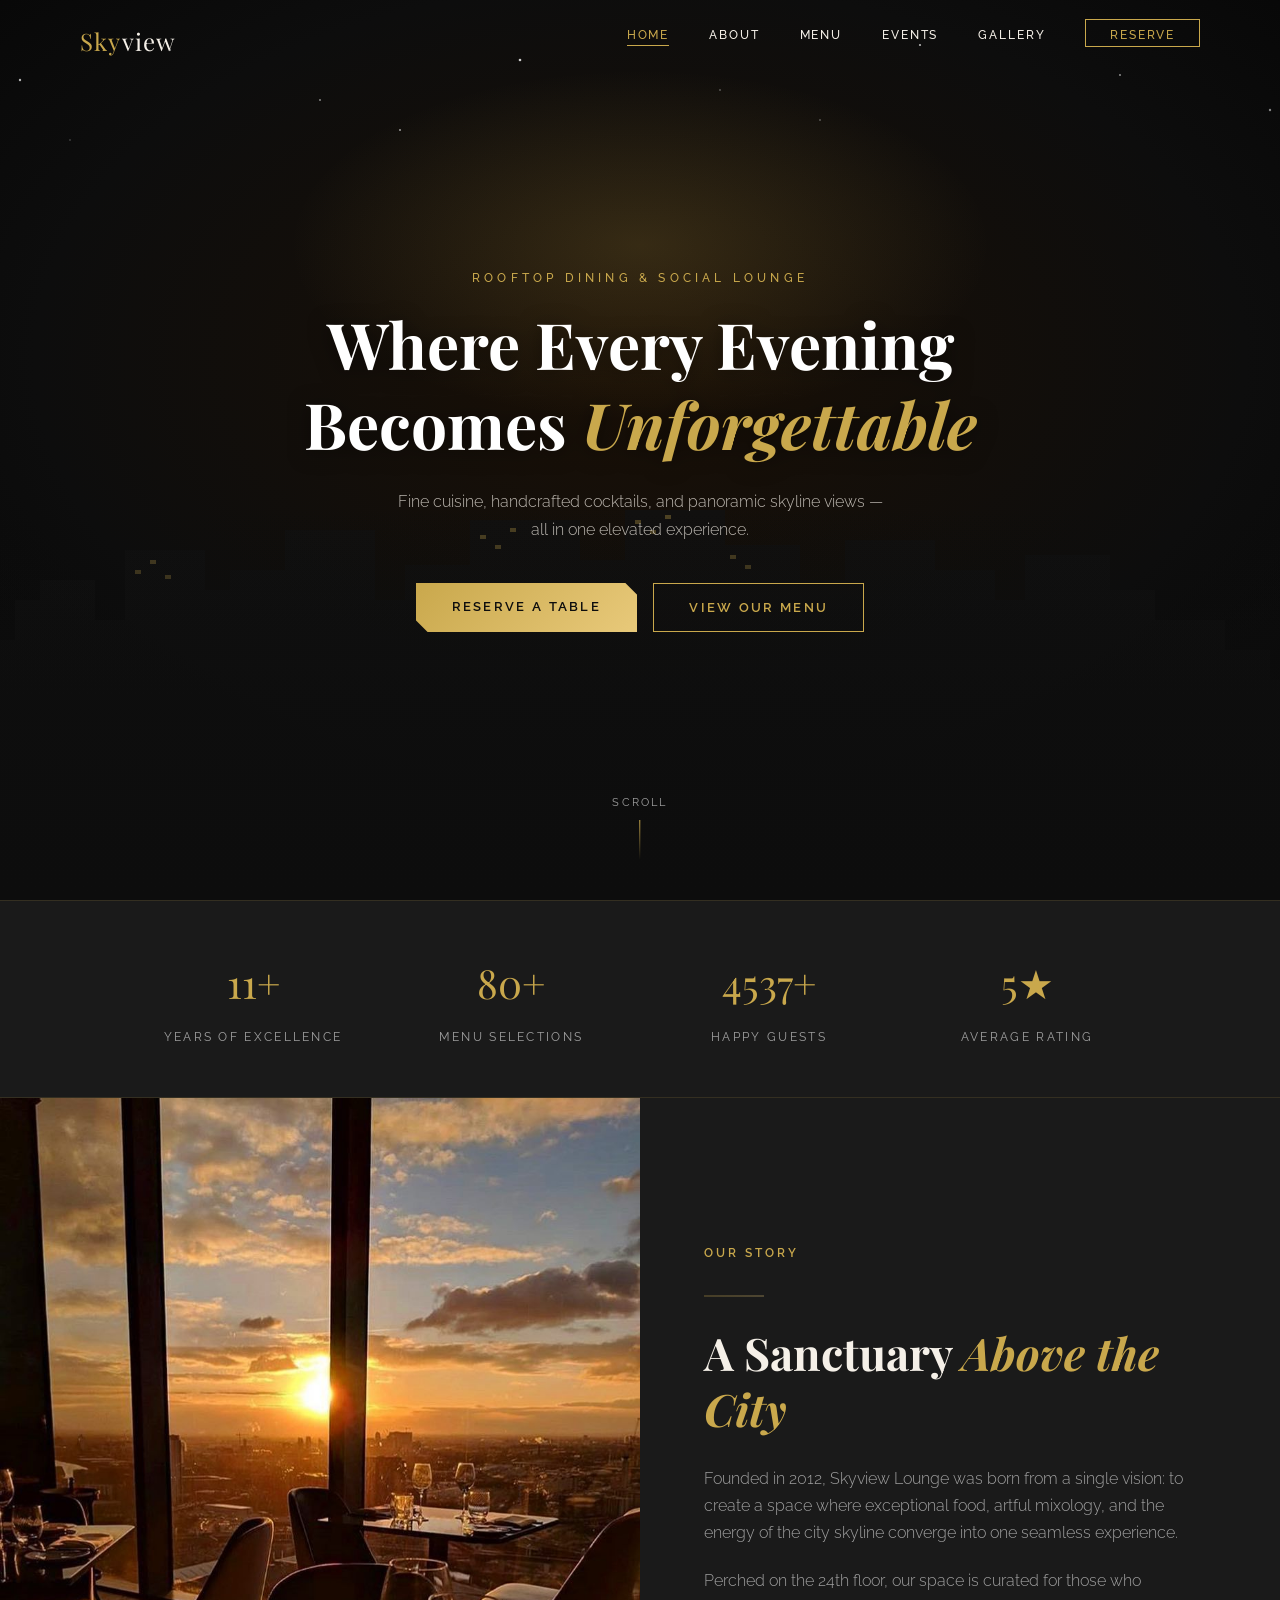
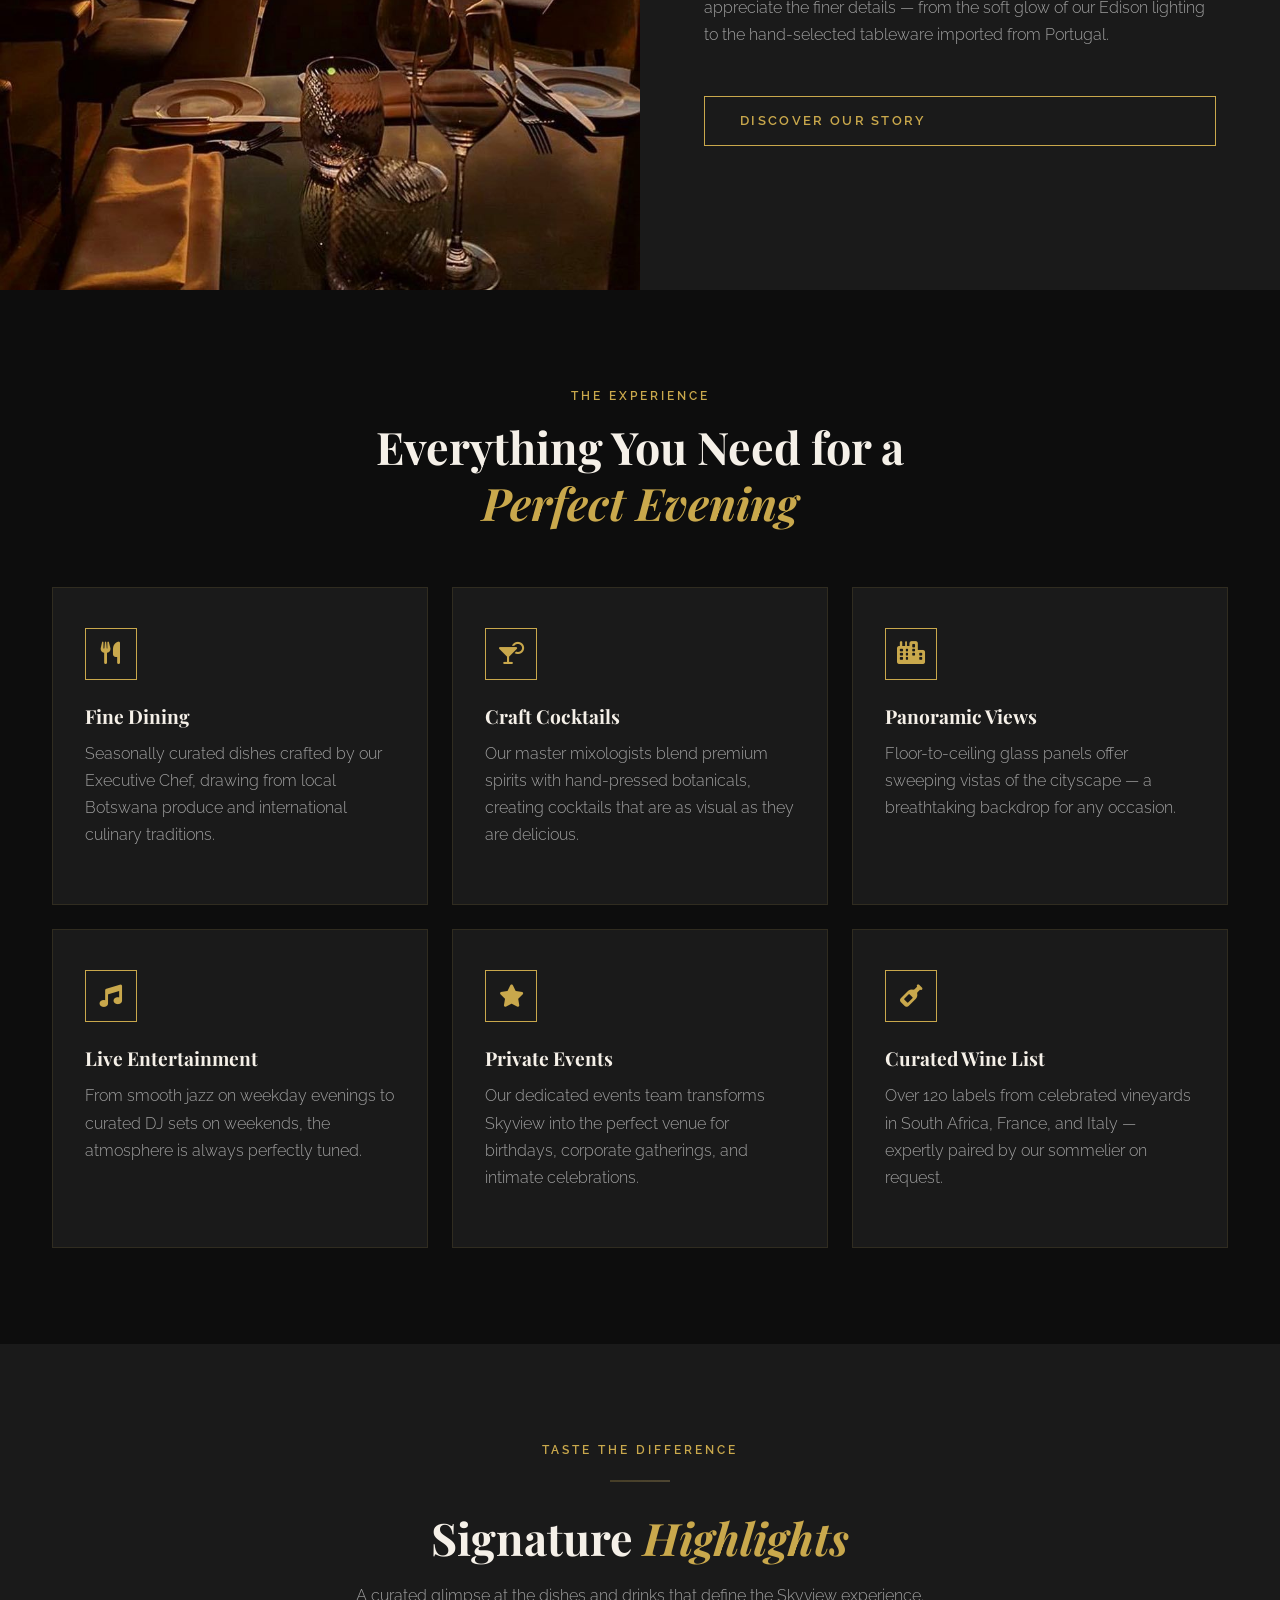
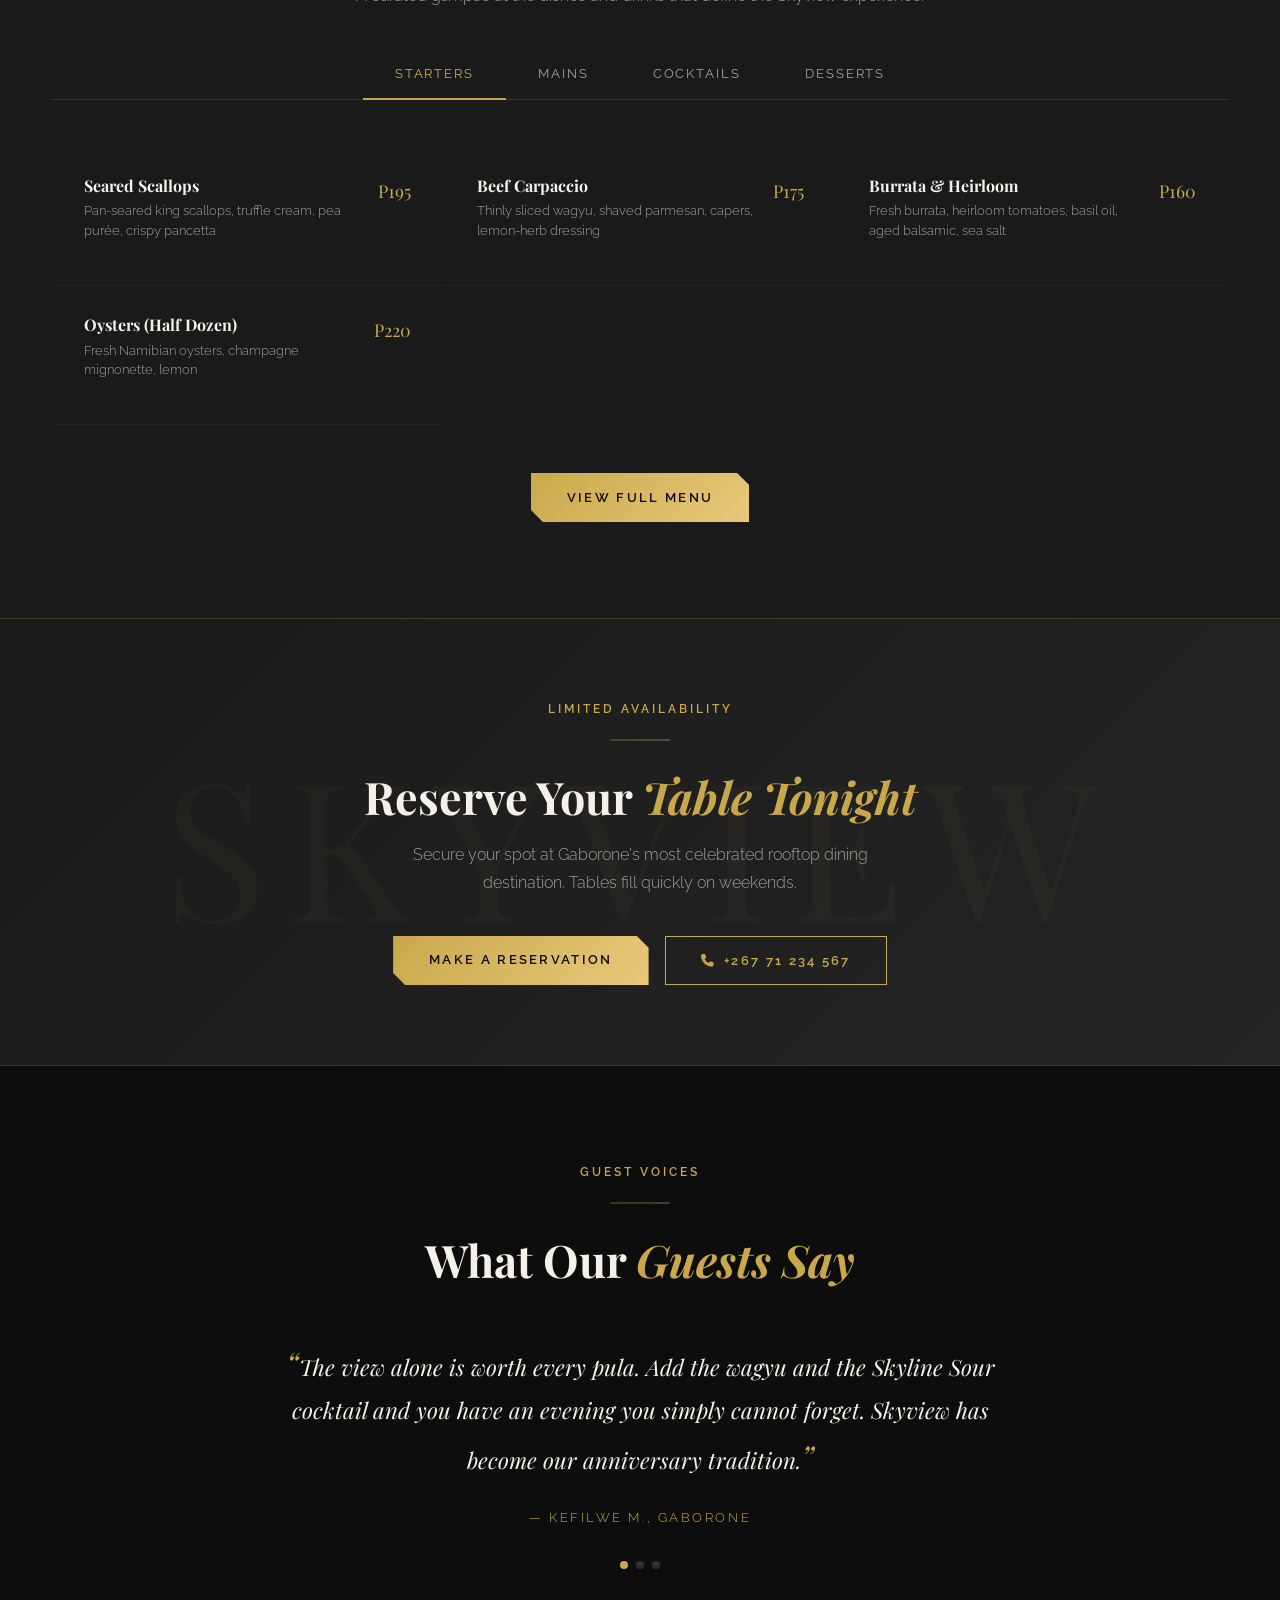
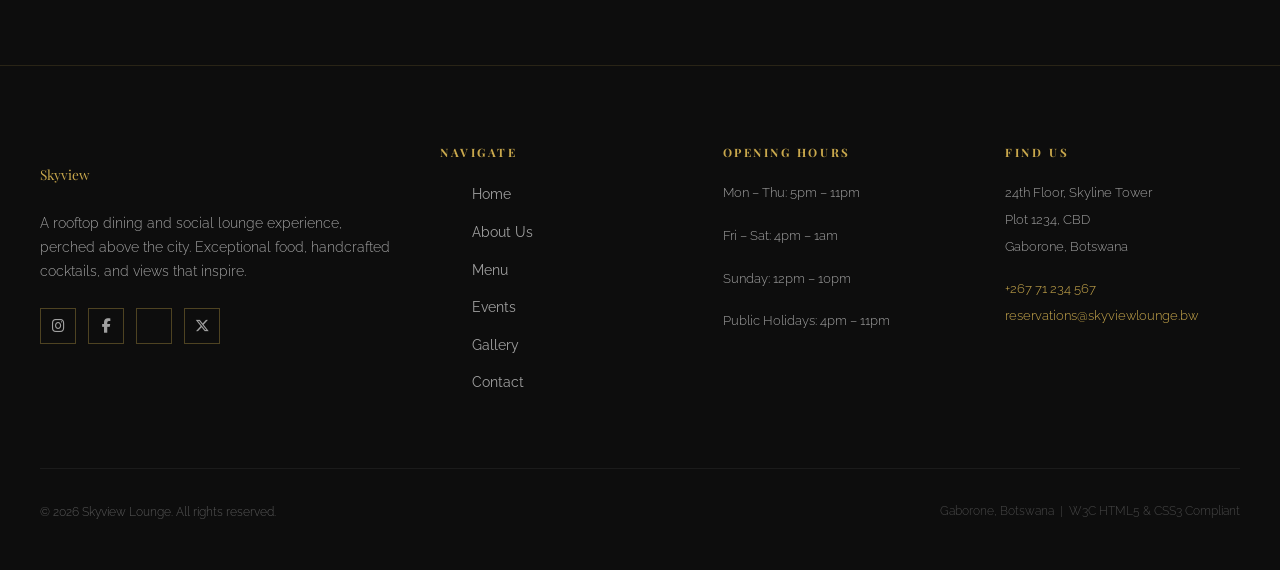
<file: index.html>
<!DOCTYPE html>
<html lang="en">
<head>
  <meta charset="UTF-8" />
  <meta name="viewport" content="width=device-width, initial-scale=1.0" />
  <meta name="description" content="Skyview Lounge – A premier rooftop dining and social experience offering fine cuisine, curated cocktails, and breathtaking views." />
  <meta name="keywords" content="Skyview Lounge, rooftop dining, fine dining, cocktail bar, restaurant" />
  <title>Skyview Lounge | Elevated Dining Experience</title>
  <!-- Bootstrap 5 CSS -->
  <link rel="stylesheet" href="https://cdn.jsdelivr.net/npm/bootstrap@5.3.2/dist/css/bootstrap.min.css" />
  <!-- Font Awesome Icons -->
  <link rel="stylesheet" href="https://cdnjs.cloudflare.com/ajax/libs/font-awesome/6.5.0/css/all.min.css" />
  <!-- Custom Stylesheet -->
  <link rel="stylesheet" href="css/style.css" />
</head>
<body>

  <!-- ======== NAVBAR ======== -->
  <nav id="navbar" role="navigation" aria-label="Main navigation">
    <div class="nav-inner">
      <a href="index.html" class="nav-logo" aria-label="Skyview Lounge Home">Sky<span>view</span></a>
      <button class="hamburger" id="hamburger" aria-label="Toggle mobile menu" aria-expanded="false">
        <span></span><span></span><span></span>
      </button>
      <ul class="nav-links" role="list">
        <li><a href="index.html" class="active">Home</a></li>
        <li><a href="pages/about.html">About</a></li>
        <li><a href="pages/menu.html">Menu</a></li>
        <li><a href="pages/events.html">Events</a></li>
        <li><a href="pages/gallery.html">Gallery</a></li>
        <li><a href="pages/contact.html" class="nav-cta">Reserve</a></li>
      </ul>
    </div>
  </nav>

  <!-- ======== HERO ======== -->
  <section class="hero" aria-label="Hero section">
    <!-- Atmospheric SVG background -->
    <div class="hero-bg-svg" aria-hidden="true">
      <svg viewBox="0 0 1440 900" xmlns="http://www.w3.org/2000/svg" preserveAspectRatio="xMidYMid slice" style="width:100%;height:100%;position:absolute;inset:0;">
        <defs>
          <radialGradient id="skyGrad" cx="50%" cy="40%" r="70%">
            <stop offset="0%"   stop-color="#1a1006"/>
            <stop offset="60%"  stop-color="#0d0d0d"/>
            <stop offset="100%" stop-color="#050505"/>
          </radialGradient>
          <radialGradient id="glowCenter" cx="50%" cy="35%" r="35%">
            <stop offset="0%"   stop-color="#C9A84C" stop-opacity="0.18"/>
            <stop offset="100%" stop-color="#C9A84C" stop-opacity="0"/>
          </radialGradient>
        </defs>
        <!-- Sky gradient -->
        <rect width="1440" height="900" fill="url(#skyGrad)"/>
        <!-- Warm glow -->
        <ellipse cx="720" cy="320" rx="500" ry="250" fill="url(#glowCenter)"/>
        <!-- City skyline silhouette -->
        <g fill="#111" opacity="0.8">
          <rect x="0"   y="680" width="60"  height="220"/>
          <rect x="55"  y="640" width="45"  height="260"/>
          <rect x="95"  y="600" width="30"  height="300"/>
          <rect x="120" y="580" width="55"  height="320"/>
          <rect x="170" y="620" width="40"  height="280"/>
          <rect x="205" y="550" width="80"  height="350"/>
          <rect x="280" y="590" width="35"  height="310"/>
          <rect x="310" y="570" width="60"  height="330"/>
          <rect x="365" y="530" width="90"  height="370"/>
          <rect x="450" y="600" width="40"  height="300"/>
          <rect x="485" y="565" width="70"  height="335"/>
          <rect x="550" y="520" width="110" height="380"/>
          <rect x="655" y="560" width="55"  height="340"/>
          <rect x="705" y="510" width="100" height="390"/>
          <rect x="800" y="545" width="80"  height="355"/>
          <rect x="875" y="580" width="55"  height="320"/>
          <rect x="925" y="540" width="90"  height="360"/>
          <rect x="1010" y="570" width="65" height="330"/>
          <rect x="1070" y="600" width="40" height="300"/>
          <rect x="1105" y="555" width="85" height="345"/>
          <rect x="1185" y="590" width="50" height="310"/>
          <rect x="1230" y="620" width="75" height="280"/>
          <rect x="1300" y="650" width="50" height="250"/>
          <rect x="1345" y="680" width="95" height="220"/>
        </g>
        <!-- Window lights -->
        <g fill="#C9A84C" opacity="0.35">
          <rect x="215" y="570" width="6" height="4"/>
          <rect x="230" y="560" width="6" height="4"/>
          <rect x="245" y="575" width="6" height="4"/>
          <rect x="560" y="535" width="6" height="4"/>
          <rect x="575" y="545" width="6" height="4"/>
          <rect x="590" y="528" width="6" height="4"/>
          <rect x="715" y="520" width="6" height="4"/>
          <rect x="730" y="530" width="6" height="4"/>
          <rect x="745" y="515" width="6" height="4"/>
          <rect x="810" y="555" width="6" height="4"/>
          <rect x="825" y="565" width="6" height="4"/>
        </g>
        <!-- Stars -->
        <g fill="#fff">
          <circle cx="100" cy="80"  r="1.2" opacity="0.7"/>
          <circle cx="250" cy="50"  r="0.9" opacity="0.6"/>
          <circle cx="400" cy="100" r="1.0" opacity="0.5"/>
          <circle cx="600" cy="60"  r="1.3" opacity="0.8"/>
          <circle cx="800" cy="90"  r="0.8" opacity="0.5"/>
          <circle cx="1000" cy="45" r="1.1" opacity="0.7"/>
          <circle cx="1200" cy="75" r="0.9" opacity="0.6"/>
          <circle cx="1350" cy="110" r="1.2" opacity="0.5"/>
          <circle cx="150" cy="140" r="0.7" opacity="0.4"/>
          <circle cx="480" cy="130" r="1.0" opacity="0.6"/>
          <circle cx="900" cy="120" r="0.8" opacity="0.5"/>
        </g>
        <!-- Dark overlay at bottom -->
        <rect x="0" y="500" width="1440" height="400" fill="url(#fadeBottom)" opacity="0.8"/>
        <defs>
          <linearGradient id="fadeBottom" x1="0" y1="0" x2="0" y2="1">
            <stop offset="0%" stop-color="#0d0d0d" stop-opacity="0"/>
            <stop offset="100%" stop-color="#0d0d0d" stop-opacity="1"/>
          </linearGradient>
        </defs>
        <rect x="0" y="500" width="1440" height="400" fill="url(#fadeBottom)"/>
      </svg>
    </div>

    <div class="hero-content">
      <p class="hero-tagline">Rooftop Dining &amp; Social Lounge</p>
      <h1>Where Every Evening Becomes <em>Unforgettable</em></h1>
      <p class="hero-sub">Fine cuisine, handcrafted cocktails, and panoramic skyline views — all in one elevated experience.</p>
      <div class="hero-buttons">
        <a href="pages/contact.html" class="btn-gold">Reserve a Table</a>
        <a href="pages/menu.html" class="btn-outline">View Our Menu</a>
      </div>
    </div>
    <div class="hero-scroll-hint" aria-hidden="true">Scroll</div>
  </section>

  <!-- ======== STATS BAR ======== -->
  <div class="stats-bar reveal">
    <div class="stats-inner">
      <div>
        <span class="stat-number" data-target="12" data-suffix="+">0+</span>
        <span class="stat-label">Years of Excellence</span>
      </div>
      <div>
        <span class="stat-number" data-target="85" data-suffix="+">0+</span>
        <span class="stat-label">Menu Selections</span>
      </div>
      <div>
        <span class="stat-number" data-target="4800" data-suffix="+">0+</span>
        <span class="stat-label">Happy Guests</span>
      </div>
      <div>
        <span class="stat-number" data-target="5" data-suffix="★">0★</span>
        <span class="stat-label">Average Rating</span>
      </div>
    </div>
  </div>

  <!-- ======== ABOUT STRIP ======== -->
  <section class="about-strip" aria-label="About Skyview Lounge">
    <div class="about-strip-img">
      
      <img src="images/skyview.jpg" alt="Interior of Skyview Lounge with city skyline view" />
      
    </div>
    <div class="about-strip-text">
      <span class="section-label">Our Story</span>
      <hr class="gold-divider" />
      <h2>A Sanctuary <em class="italic gold-text">Above the City</em></h2>
      <p style="margin:1.25rem 0;">Founded in 2012, Skyview Lounge was born from a single vision: to create a space where exceptional food, artful mixology, and the energy of the city skyline converge into one seamless experience.</p>
      <p>Perched on the 24th floor, our space is curated for those who appreciate the finer details — from the soft glow of our Edison lighting to the hand-selected tableware imported from Portugal.</p>
      <a href="pages/about.html" class="btn-outline" style="margin-top:2rem;">Discover Our Story</a>
    </div>
  </section>

  <!-- ======== FEATURES ======== -->
  <section class="section section-dark reveal" aria-label="What we offer">
    <div class="container">
      <div class="text-center" style="max-width:560px;margin:0 auto 0.5rem;">
        <span class="section-label">The Experience</span>
        <h2>Everything You Need for a <em class="italic gold-text">Perfect Evening</em></h2>
      </div>
      <div class="cards-grid" style="margin-top:3.5rem;">
        <div class="feature-card reveal">
          <div class="feature-icon" aria-hidden="true"><i class="fa-solid fa-utensils"></i></div>
          <h4>Fine Dining</h4>
          <p>Seasonally curated dishes crafted by our Executive Chef, drawing from local Botswana produce and international culinary traditions.</p>
        </div>
        <div class="feature-card reveal">
          <div class="feature-icon" aria-hidden="true"><i class="fa-solid fa-martini-glass-citrus"></i></div>
          <h4>Craft Cocktails</h4>
          <p>Our master mixologists blend premium spirits with hand-pressed botanicals, creating cocktails that are as visual as they are delicious.</p>
        </div>
        <div class="feature-card reveal">
          <div class="feature-icon" aria-hidden="true"><i class="fa-solid fa-city"></i></div>
          <h4>Panoramic Views</h4>
          <p>Floor-to-ceiling glass panels offer sweeping vistas of the cityscape — a breathtaking backdrop for any occasion.</p>
        </div>
        <div class="feature-card reveal">
          <div class="feature-icon" aria-hidden="true"><i class="fa-solid fa-music"></i></div>
          <h4>Live Entertainment</h4>
          <p>From smooth jazz on weekday evenings to curated DJ sets on weekends, the atmosphere is always perfectly tuned.</p>
        </div>
        <div class="feature-card reveal">
          <div class="feature-icon" aria-hidden="true"><i class="fa-solid fa-star"></i></div>
          <h4>Private Events</h4>
          <p>Our dedicated events team transforms Skyview into the perfect venue for birthdays, corporate gatherings, and intimate celebrations.</p>
        </div>
        <div class="feature-card reveal">
          <div class="feature-icon" aria-hidden="true"><i class="fa-solid fa-wine-bottle"></i></div>
          <h4>Curated Wine List</h4>
          <p>Over 120 labels from celebrated vineyards in South Africa, France, and Italy — expertly paired by our sommelier on request.</p>
        </div>
      </div>
    </div>
  </section>

  <!-- ======== MENU PREVIEW ======== -->
  <section class="section section-dark2 reveal" aria-label="Menu preview">
    <div class="container text-center" style="max-width:600px;margin:0 auto;">
      <span class="section-label">Taste the Difference</span>
      <hr class="gold-divider centered" />
      <h2>Signature <em class="italic gold-text">Highlights</em></h2>
      <p style="margin:1rem 0 2.5rem;">A curated glimpse at the dishes and drinks that define the Skyview experience.</p>
    </div>
    <div class="container">
      <div class="menu-tabs" role="tablist">
        <button class="menu-tab active" data-tab="starters" role="tab" aria-selected="true">Starters</button>
        <button class="menu-tab" data-tab="mains" role="tab" aria-selected="false">Mains</button>
        <button class="menu-tab" data-tab="cocktails" role="tab" aria-selected="false">Cocktails</button>
        <button class="menu-tab" data-tab="desserts" role="tab" aria-selected="false">Desserts</button>
      </div>

      <!-- Starters -->
      <div class="menu-panel active" id="starters" role="tabpanel">
        <div class="menu-grid">
          <div class="menu-item"><div class="menu-item-info"><h4>Seared Scallops</h4><p>Pan-seared king scallops, truffle cream, pea purée, crispy pancetta</p></div><div class="menu-item-price">P195</div></div>
          <div class="menu-item"><div class="menu-item-info"><h4>Beef Carpaccio</h4><p>Thinly sliced wagyu, shaved parmesan, capers, lemon-herb dressing</p></div><div class="menu-item-price">P175</div></div>
          <div class="menu-item"><div class="menu-item-info"><h4>Burrata &amp; Heirloom</h4><p>Fresh burrata, heirloom tomatoes, basil oil, aged balsamic, sea salt</p></div><div class="menu-item-price">P160</div></div>
          <div class="menu-item"><div class="menu-item-info"><h4>Oysters (Half Dozen)</h4><p>Fresh Namibian oysters, champagne mignonette, lemon</p></div><div class="menu-item-price">P220</div></div>
        </div>
      </div>

      <!-- Mains -->
      <div class="menu-panel" id="mains" role="tabpanel">
        <div class="menu-grid">
          <div class="menu-item"><div class="menu-item-info"><h4>Wagyu Ribeye 300g</h4><p>Premium wagyu, bone marrow butter, roasted garlic, seasonal greens</p></div><div class="menu-item-price">P485</div></div>
          <div class="menu-item"><div class="menu-item-info"><h4>Lobster Thermidor</h4><p>Half lobster, cognac cream sauce, gruyère gratin, herb butter</p></div><div class="menu-item-price">P520</div></div>
          <div class="menu-item"><div class="menu-item-info"><h4>Roasted Duck Breast</h4><p>Orange-glazed duck, braised red cabbage, dauphinoise potato, jus</p></div><div class="menu-item-price">P345</div></div>
          <div class="menu-item"><div class="menu-item-info"><h4>Wild Mushroom Risotto</h4><p>Arborio rice, porcini, truffle oil, aged pecorino — vegetarian</p></div><div class="menu-item-price">P265</div></div>
        </div>
      </div>

      <!-- Cocktails -->
      <div class="menu-panel" id="cocktails" role="tabpanel">
        <div class="menu-grid">
          <div class="menu-item"><div class="menu-item-info"><h4>Skyline Sour</h4><p>Bourbon, fresh lemon, honey syrup, lavender bitters, egg white foam</p></div><div class="menu-item-price">P120</div></div>
          <div class="menu-item"><div class="menu-item-info"><h4>Midnight Negroni</h4><p>Small-batch gin, sweet vermouth, Campari, activated charcoal, orange</p></div><div class="menu-item-price">P115</div></div>
          <div class="menu-item"><div class="menu-item-info"><h4>Gold Rush</h4><p>Aged tequila, turmeric cordial, pineapple, lime, tajin rim</p></div><div class="menu-item-price">P125</div></div>
          <div class="menu-item"><div class="menu-item-info"><h4>The Botanist's Garden</h4><p>Hendricks gin, elderflower, cucumber ribbon, tonic, fresh mint</p></div><div class="menu-item-price">P110</div></div>
        </div>
      </div>

      <!-- Desserts -->
      <div class="menu-panel" id="desserts" role="tabpanel">
        <div class="menu-grid">
          <div class="menu-item"><div class="menu-item-info"><h4>Dark Chocolate Fondant</h4><p>Valrhona 70% chocolate, salted caramel centre, vanilla bean ice cream</p></div><div class="menu-item-price">P145</div></div>
          <div class="menu-item"><div class="menu-item-info"><h4>Crème Brûlée</h4><p>Classic vanilla custard, caramelised sugar crust, fresh berry compote</p></div><div class="menu-item-price">P130</div></div>
          <div class="menu-item"><div class="menu-item-info"><h4>Cheese Board for Two</h4><p>Artisan cheeses, fig preserve, walnut crackers, quince paste</p></div><div class="menu-item-price">P195</div></div>
          <div class="menu-item"><div class="menu-item-info"><h4>Passionfruit Panna Cotta</h4><p>Silky panna cotta, exotic fruit coulis, coconut tuile</p></div><div class="menu-item-price">P135</div></div>
        </div>
      </div>

      <div class="text-center" style="margin-top:3rem;">
        <a href="pages/menu.html" class="btn-gold">View Full Menu</a>
      </div>
    </div>
  </section>

  <!-- ======== RESERVATION CTA ======== -->
  <section class="reservation-strip reveal" aria-label="Make a reservation">
    <div class="container" style="position:relative;z-index:1;">
      <span class="section-label" style="text-align:center;display:block;">Limited Availability</span>
      <hr class="gold-divider centered" />
      <h2 style="margin-bottom:1rem;">Reserve Your <em class="italic gold-text">Table Tonight</em></h2>
      <p style="max-width:480px;margin:0 auto 2.5rem;text-align:center;">Secure your spot at Gaborone's most celebrated rooftop dining destination. Tables fill quickly on weekends.</p>
      <div style="display:flex;gap:1rem;justify-content:center;flex-wrap:wrap;">
        <a href="pages/contact.html" class="btn-gold">Make a Reservation</a>
        <a href="tel:+26771234567" class="btn-outline"><i class="fa-solid fa-phone" style="margin-right:0.5rem;"></i>+267 71 234 567</a>
      </div>
    </div>
  </section>

  <!-- ======== TESTIMONIALS ======== -->
  <section class="section section-dark reveal" aria-label="Guest testimonials">
    <div class="container text-center">
      <span class="section-label">Guest Voices</span>
      <hr class="gold-divider centered" />
      <h2>What Our <em class="italic gold-text">Guests Say</em></h2>
      <div class="testimonials-slider">
        <div class="testimonial active">
          <p class="testimonial-quote">The view alone is worth every pula. Add the wagyu and the Skyline Sour cocktail and you have an evening you simply cannot forget. Skyview has become our anniversary tradition.</p>
          <p class="testimonial-author">— Kefilwe M., Gaborone</p>
        </div>
        <div class="testimonial">
          <p class="testimonial-quote">From the moment we stepped in, the atmosphere was electric yet intimate. The sommelier's wine pairing was absolutely spot-on. This is what a world-class dining experience looks like.</p>
          <p class="testimonial-author">— James T., Visiting from Johannesburg</p>
        </div>
        <div class="testimonial">
          <p class="testimonial-quote">We booked Skyview for our company's year-end function. The events team handled everything flawlessly. The team is still talking about that evening six months later.</p>
          <p class="testimonial-author">— Thabo S., Corporate Client</p>
        </div>
        <div class="testimonial-dots" role="list" aria-label="Testimonial navigation">
          <button class="t-dot active" aria-label="Testimonial 1"></button>
          <button class="t-dot" aria-label="Testimonial 2"></button>
          <button class="t-dot" aria-label="Testimonial 3"></button>
        </div>
      </div>
    </div>
  </section>

  <!-- ======== FOOTER ======== -->
  <footer class="footer" role="contentinfo">
    <div class="footer-inner">
      <div class="footer-brand">
        <p class="footer-brand-name">Skyview</p>
        <p>A rooftop dining and social lounge experience, perched above the city. Exceptional food, handcrafted cocktails, and views that inspire.</p>
        <div class="social-links" aria-label="Social media links">
          <a href="#" class="social-link" aria-label="Instagram"><i class="fa-brands fa-instagram"></i></a>
          <a href="#" class="social-link" aria-label="Facebook"><i class="fa-brands fa-facebook-f"></i></a>
          <a href="#" class="social-link" aria-label="TripAdvisor"><i class="fa-brands fa-tripadvisor"></i></a>
          <a href="#" class="social-link" aria-label="X (Twitter)"><i class="fa-brands fa-x-twitter"></i></a>
        </div>
      </div>
      <div class="footer-col">
        <h5>Navigate</h5>
        <ul>
          <li><a href="index.html">Home</a></li>
          <li><a href="pages/about.html">About Us</a></li>
          <li><a href="pages/menu.html">Menu</a></li>
          <li><a href="pages/events.html">Events</a></li>
          <li><a href="pages/gallery.html">Gallery</a></li>
          <li><a href="pages/contact.html">Contact</a></li>
        </ul>
      </div>
      <div class="footer-col">
        <h5>Opening Hours</h5>
        <div class="footer-hours">
          <p>Mon – Thu: 5pm – 11pm</p>
          <p>Fri – Sat: 4pm – 1am</p>
          <p>Sunday: 12pm – 10pm</p>
          <p>Public Holidays: 4pm – 11pm</p>
        </div>
      </div>
      <div class="footer-col">
        <h5>Find Us</h5>
        <p class="footer-hours">24th Floor, Skyline Tower<br>Plot 1234, CBD<br>Gaborone, Botswana</p>
        <p class="footer-hours" style="margin-top:1rem;">
          <a href="tel:+26771234567">+267 71 234 567</a><br>
          <a href="mailto:reservations@skyviewlounge.bw">reservations@skyviewlounge.bw</a>
        </p>
      </div>
    </div>
    <div class="footer-bottom">
      <p style="color:rgba(160,160,160,0.5);">&copy; 2026 Skyview Lounge. All rights reserved.</p>
      <p style="color:rgba(160,160,160,0.4);font-size:0.75rem;">Gaborone, Botswana &nbsp;|&nbsp; W3C HTML5 &amp; CSS3 Compliant</p>
    </div>
  </footer>

  <!-- Back to Top -->
  <button id="back-to-top" aria-label="Back to top"><i class="fa-solid fa-chevron-up"></i></button>

  <!-- Bootstrap JS -->
  <script src="https://cdn.jsdelivr.net/npm/bootstrap@5.3.2/dist/js/bootstrap.bundle.min.js"></script>
  <!-- Custom JS -->
  <script src="js/main.js"></script>
</body>
</html>
</file>
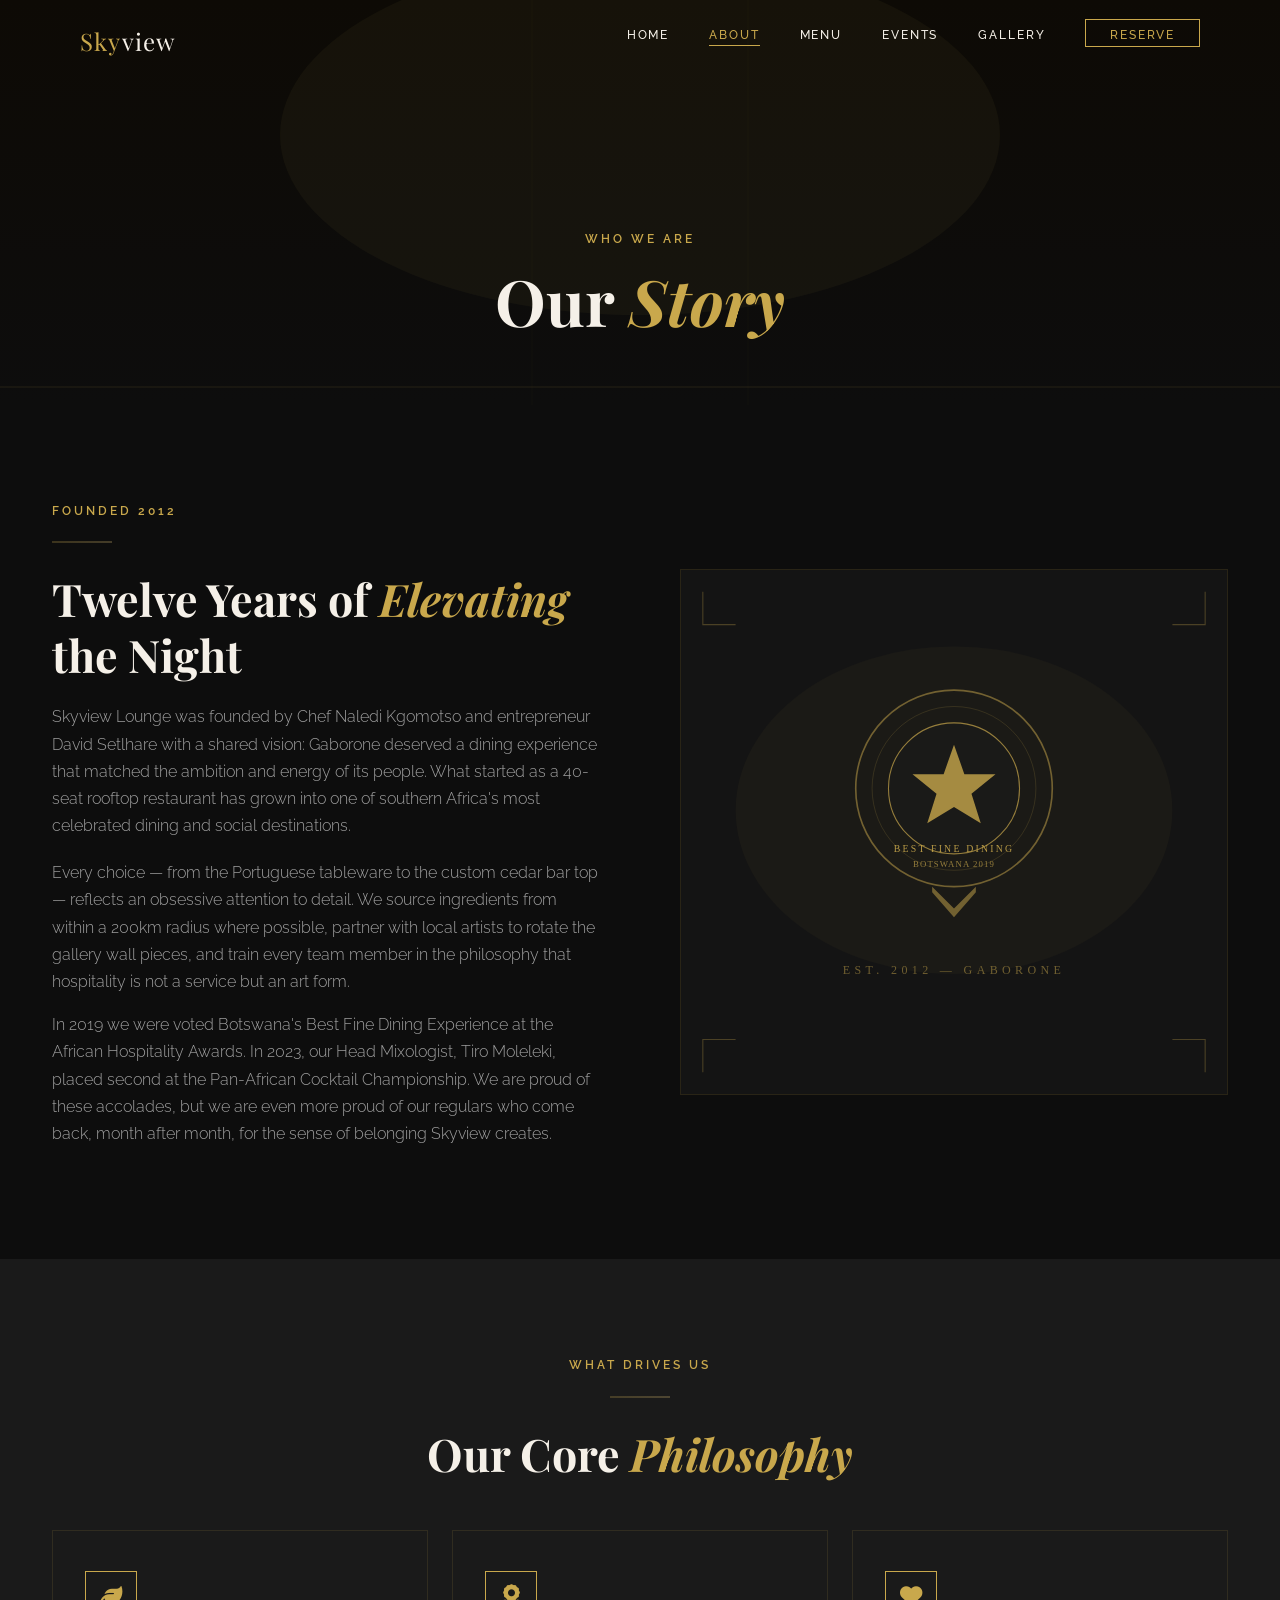
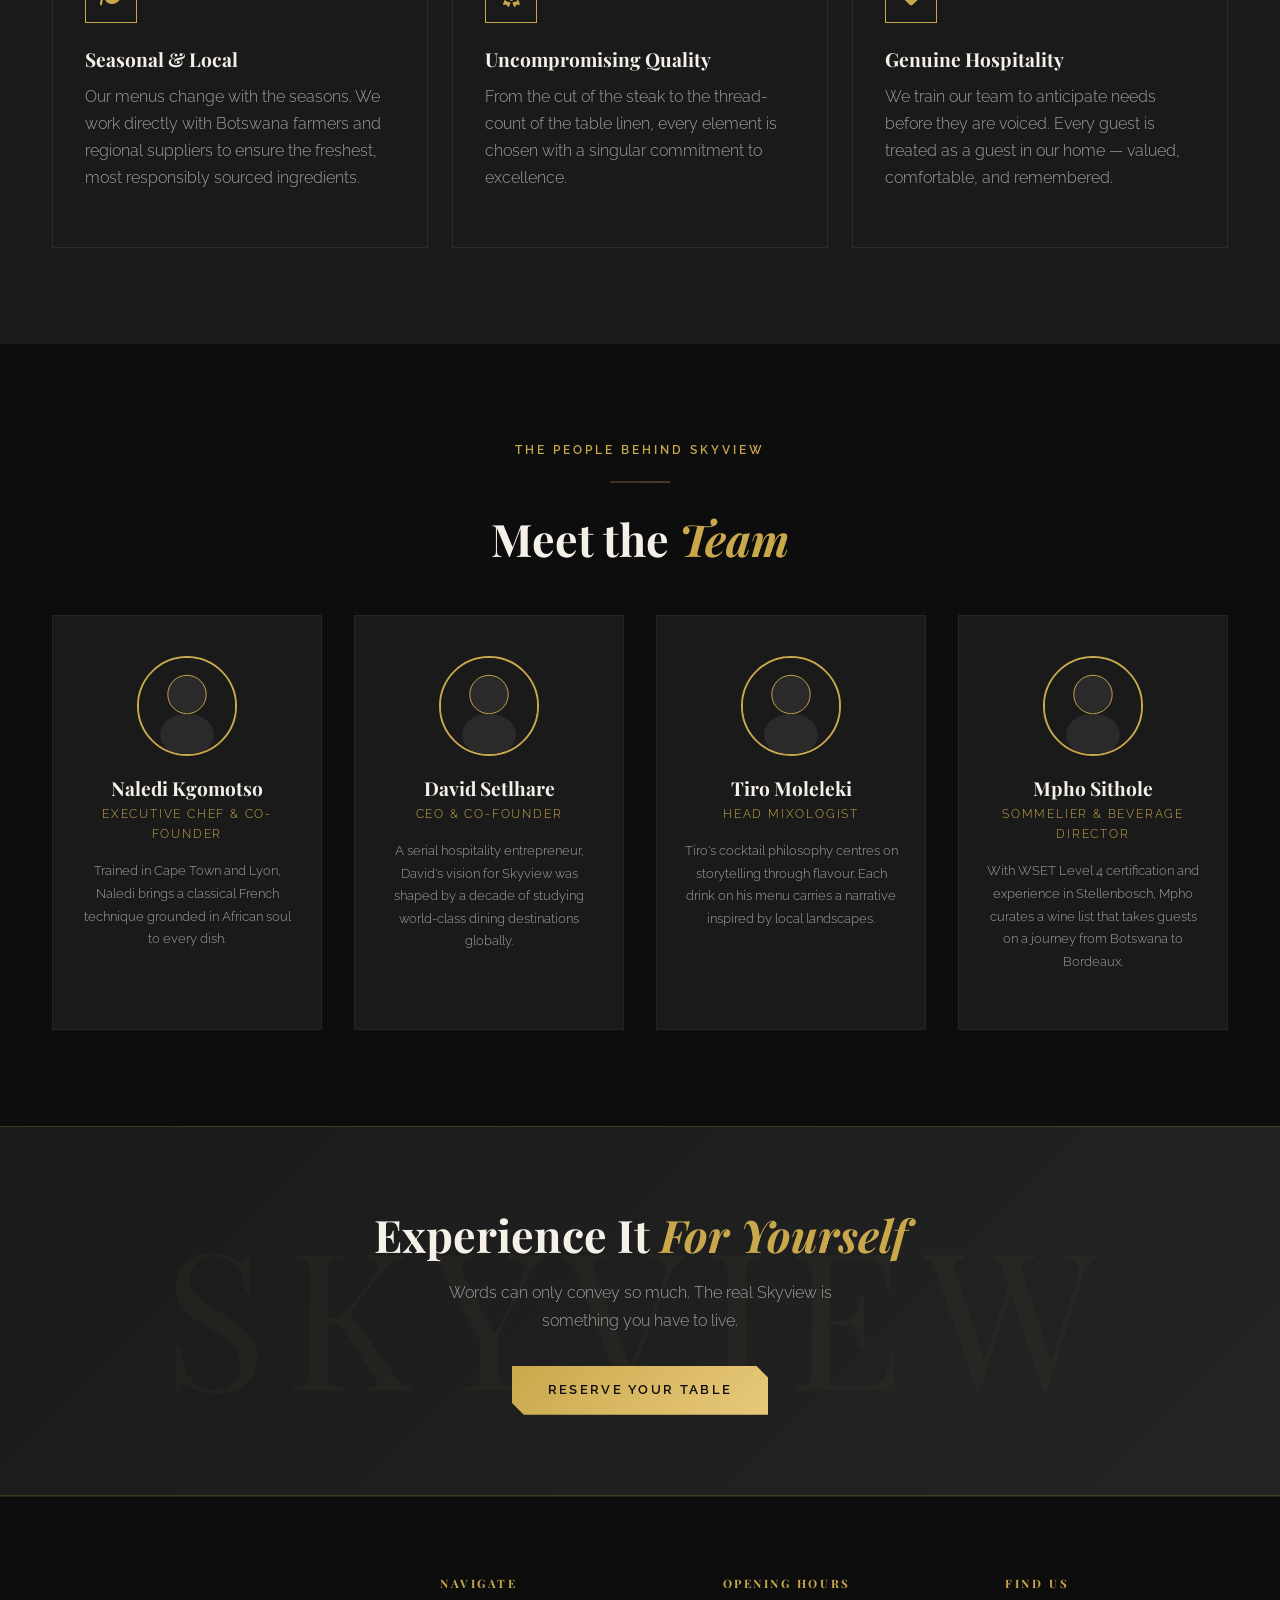
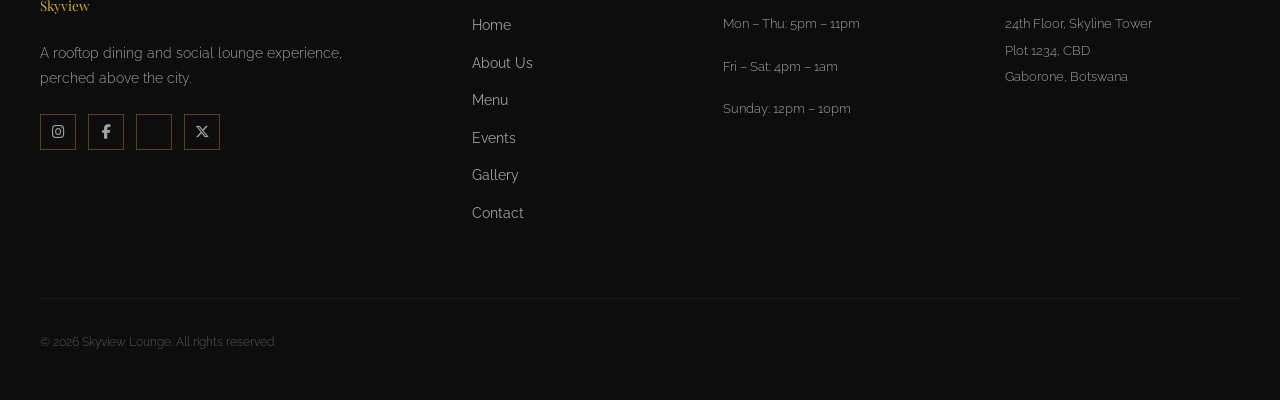
<file: pages/about.html>
<!DOCTYPE html>
<html lang="en">
<head>
  <meta charset="UTF-8" />
  <meta name="viewport" content="width=device-width, initial-scale=1.0" />
  <meta name="description" content="Learn about Skyview Lounge — our story, philosophy, team, and the passion that drives Gaborone's premier rooftop dining experience." />
  <title>About Us | Skyview Lounge</title>
  <link rel="stylesheet" href="https://cdn.jsdelivr.net/npm/bootstrap@5.3.2/dist/css/bootstrap.min.css" />
  <link rel="stylesheet" href="https://cdnjs.cloudflare.com/ajax/libs/font-awesome/6.5.0/css/all.min.css" />
  <link rel="stylesheet" href="../css/style.css" />
</head>
<body>

  <!-- NAVBAR -->
  <nav id="navbar" role="navigation" aria-label="Main navigation">
    <div class="nav-inner">
      <a href="../index.html" class="nav-logo">Sky<span>view</span></a>
      <button class="hamburger" id="hamburger" aria-label="Toggle mobile menu">
        <span></span><span></span><span></span>
      </button>
      <ul class="nav-links" role="list">
        <li><a href="../index.html">Home</a></li>
        <li><a href="about.html" class="active">About</a></li>
        <li><a href="menu.html">Menu</a></li>
        <li><a href="events.html">Events</a></li>
        <li><a href="gallery.html">Gallery</a></li>
        <li><a href="contact.html" class="nav-cta">Reserve</a></li>
      </ul>
    </div>
  </nav>

  <!-- PAGE HEADER -->
  <header class="page-header" style="padding-top:8rem;" aria-label="About page header">
    <div class="page-header-bg" aria-hidden="true">
      <svg viewBox="0 0 1440 450" xmlns="http://www.w3.org/2000/svg" preserveAspectRatio="xMidYMid slice" style="width:100%;height:100%;position:absolute;inset:0;">
        <defs>
          <linearGradient id="hdrGrad" x1="0" y1="0" x2="0" y2="1">
            <stop offset="0%" stop-color="#0d0a05"/>
            <stop offset="100%" stop-color="#0d0d0d"/>
          </linearGradient>
        </defs>
        <rect width="1440" height="450" fill="url(#hdrGrad)"/>
        <ellipse cx="720" cy="150" rx="400" ry="200" fill="#C9A84C" opacity="0.05"/>
        <!-- Decorative lines -->
        <line x1="0" y1="430" x2="1440" y2="430" stroke="#C9A84C" stroke-width="0.5" opacity="0.3"/>
        <line x1="600" y1="0" x2="600" y2="450" stroke="#C9A84C" stroke-width="0.3" opacity="0.1"/>
        <line x1="840" y1="0" x2="840" y2="450" stroke="#C9A84C" stroke-width="0.3" opacity="0.1"/>
      </svg>
    </div>
    <div class="page-header-content">
      <span class="section-label">Who We Are</span>
      <h1>Our <em class="italic gold-text">Story</em></h1>
    </div>
  </header>

  <!-- STORY SECTION -->
  <section class="section section-dark" aria-labelledby="story-heading">
    <div class="container">
      <div style="display:grid;grid-template-columns:1fr 1fr;gap:5rem;align-items:center;" class="about-strip-responsive">
        <div class="reveal">
          <span class="section-label">Founded 2012</span>
          <hr class="gold-divider" />
          <h2 id="story-heading">Twelve Years of <em class="italic gold-text">Elevating</em> the Night</h2>
          <p style="margin:1.25rem 0;">Skyview Lounge was founded by Chef Naledi Kgomotso and entrepreneur David Setlhare with a shared vision: Gaborone deserved a dining experience that matched the ambition and energy of its people. What started as a 40-seat rooftop restaurant has grown into one of southern Africa's most celebrated dining and social destinations.</p>
          <p>Every choice — from the Portuguese tableware to the custom cedar bar top — reflects an obsessive attention to detail. We source ingredients from within a 200km radius where possible, partner with local artists to rotate the gallery wall pieces, and train every team member in the philosophy that hospitality is not a service but an art form.</p>
          <p style="margin-top:1rem;">In 2019 we were voted Botswana's Best Fine Dining Experience at the African Hospitality Awards. In 2023, our Head Mixologist, Tiro Moleleki, placed second at the Pan-African Cocktail Championship. We are proud of these accolades, but we are even more proud of our regulars who come back, month after month, for the sense of belonging Skyview creates.</p>
        </div>
        <div class="reveal">
          <!-- Decorative SVG illustration -->
          <svg viewBox="0 0 500 480" xmlns="http://www.w3.org/2000/svg" style="width:100%;border:1px solid rgba(201,168,76,0.15);">
            <rect width="500" height="480" fill="#141414"/>
            <ellipse cx="250" cy="220" rx="200" ry="150" fill="#C9A84C" opacity="0.04"/>
            <!-- Award ribbon -->
            <g transform="translate(250, 200)">
              <circle cx="0" cy="0" r="90" fill="none" stroke="#C9A84C" stroke-width="1.5" opacity="0.5"/>
              <circle cx="0" cy="0" r="75" fill="none" stroke="#C9A84C" stroke-width="0.5" opacity="0.3"/>
              <circle cx="0" cy="0" r="60" fill="#1a1a1a" stroke="#C9A84C" stroke-width="1" opacity="0.7"/>
              <!-- Star -->
              <polygon points="0,-40 9.5,-13 38,-13 16,5 24.5,32 0,17 -24.5,32 -16,5 -38,-13 -9.5,-13" fill="#C9A84C" opacity="0.8"/>
              <text x="0" y="58" text-anchor="middle" font-family="Georgia, serif" font-size="9" fill="#C9A84C" letter-spacing="2" opacity="0.9">BEST FINE DINING</text>
              <text x="0" y="72" text-anchor="middle" font-family="Georgia, serif" font-size="8" fill="#C9A84C" letter-spacing="1" opacity="0.7">BOTSWANA 2019</text>
              <!-- Ribbon tails -->
              <polygon points="-20,90 0,110 20,90 20,95 0,118 -20,95" fill="#C9A84C" opacity="0.5"/>
            </g>
            <!-- 2012 text -->
            <text x="250" y="370" text-anchor="middle" font-family="Georgia, serif" font-size="11" fill="#C9A84C" letter-spacing="4" opacity="0.5">EST. 2012 — GABORONE</text>
            <!-- Decorative corners -->
            <g stroke="#C9A84C" stroke-width="1" fill="none" opacity="0.3">
              <polyline points="20,20 20,50 50,50"/>
              <polyline points="480,20 480,50 450,50"/>
              <polyline points="20,460 20,430 50,430"/>
              <polyline points="480,460 480,430 450,430"/>
            </g>
          </svg>
        </div>
      </div>
    </div>
  </section>

  <!-- VALUES -->
  <section class="section section-dark2 reveal" aria-labelledby="values-heading">
    <div class="container text-center">
      <span class="section-label">What Drives Us</span>
      <hr class="gold-divider centered" />
      <h2 id="values-heading">Our Core <em class="italic gold-text">Philosophy</em></h2>
    </div>
    <div class="container">
      <div class="cards-grid" style="margin-top:3rem;">
        <div class="feature-card reveal">
          <div class="feature-icon"><i class="fa-solid fa-leaf"></i></div>
          <h4>Seasonal &amp; Local</h4>
          <p>Our menus change with the seasons. We work directly with Botswana farmers and regional suppliers to ensure the freshest, most responsibly sourced ingredients.</p>
        </div>
        <div class="feature-card reveal">
          <div class="feature-icon"><i class="fa-solid fa-award"></i></div>
          <h4>Uncompromising Quality</h4>
          <p>From the cut of the steak to the thread-count of the table linen, every element is chosen with a singular commitment to excellence.</p>
        </div>
        <div class="feature-card reveal">
          <div class="feature-icon"><i class="fa-solid fa-heart"></i></div>
          <h4>Genuine Hospitality</h4>
          <p>We train our team to anticipate needs before they are voiced. Every guest is treated as a guest in our home — valued, comfortable, and remembered.</p>
        </div>
      </div>
    </div>
  </section>

  <!-- TEAM -->
  <section class="section section-dark reveal" aria-labelledby="team-heading">
    <div class="container text-center">
      <span class="section-label">The People Behind Skyview</span>
      <hr class="gold-divider centered" />
      <h2 id="team-heading">Meet the <em class="italic gold-text">Team</em></h2>
    </div>
    <div class="container">
      <div class="team-grid">
        <div class="team-card reveal">
          <div class="team-avatar">
            <svg viewBox="0 0 100 100" xmlns="http://www.w3.org/2000/svg">
              <rect width="100" height="100" fill="#1a1a1a"/>
              <circle cx="50" cy="38" r="20" fill="#2a2a2a" stroke="#C9A84C" stroke-width="1"/>
              <ellipse cx="50" cy="80" rx="28" ry="22" fill="#2a2a2a"/>
            </svg>
          </div>
          <h4>Naledi Kgomotso</h4>
          <p class="role">Executive Chef &amp; Co-Founder</p>
          <p style="font-size:0.83rem;margin-top:0.75rem;">Trained in Cape Town and Lyon, Naledi brings a classical French technique grounded in African soul to every dish.</p>
        </div>
        <div class="team-card reveal">
          <div class="team-avatar">
            <svg viewBox="0 0 100 100" xmlns="http://www.w3.org/2000/svg">
              <rect width="100" height="100" fill="#1a1a1a"/>
              <circle cx="50" cy="38" r="20" fill="#2a2a2a" stroke="#C9A84C" stroke-width="1"/>
              <ellipse cx="50" cy="80" rx="28" ry="22" fill="#2a2a2a"/>
            </svg>
          </div>
          <h4>David Setlhare</h4>
          <p class="role">CEO &amp; Co-Founder</p>
          <p style="font-size:0.83rem;margin-top:0.75rem;">A serial hospitality entrepreneur, David's vision for Skyview was shaped by a decade of studying world-class dining destinations globally.</p>
        </div>
        <div class="team-card reveal">
          <div class="team-avatar">
            <svg viewBox="0 0 100 100" xmlns="http://www.w3.org/2000/svg">
              <rect width="100" height="100" fill="#1a1a1a"/>
              <circle cx="50" cy="38" r="20" fill="#2a2a2a" stroke="#C9A84C" stroke-width="1"/>
              <ellipse cx="50" cy="80" rx="28" ry="22" fill="#2a2a2a"/>
            </svg>
          </div>
          <h4>Tiro Moleleki</h4>
          <p class="role">Head Mixologist</p>
          <p style="font-size:0.83rem;margin-top:0.75rem;">Tiro's cocktail philosophy centres on storytelling through flavour. Each drink on his menu carries a narrative inspired by local landscapes.</p>
        </div>
        <div class="team-card reveal">
          <div class="team-avatar">
            <svg viewBox="0 0 100 100" xmlns="http://www.w3.org/2000/svg">
              <rect width="100" height="100" fill="#1a1a1a"/>
              <circle cx="50" cy="38" r="20" fill="#2a2a2a" stroke="#C9A84C" stroke-width="1"/>
              <ellipse cx="50" cy="80" rx="28" ry="22" fill="#2a2a2a"/>
            </svg>
          </div>
          <h4>Mpho Sithole</h4>
          <p class="role">Sommelier &amp; Beverage Director</p>
          <p style="font-size:0.83rem;margin-top:0.75rem;">With WSET Level 4 certification and experience in Stellenbosch, Mpho curates a wine list that takes guests on a journey from Botswana to Bordeaux.</p>
        </div>
      </div>
    </div>
  </section>

  <!-- CTA -->
  <section class="reservation-strip reveal">
    <div class="container text-center" style="position:relative;z-index:1;">
      <h2>Experience It <em class="italic gold-text">For Yourself</em></h2>
      <p style="max-width:420px;margin:1rem auto 2rem;">Words can only convey so much. The real Skyview is something you have to live.</p>
      <a href="contact.html" class="btn-gold">Reserve Your Table</a>
    </div>
  </section>

  <!-- FOOTER -->
  <footer class="footer" role="contentinfo">
    <div class="footer-inner">
      <div class="footer-brand">
        <p class="footer-brand-name">Skyview</p>
        <p>A rooftop dining and social lounge experience, perched above the city.</p>
        <div class="social-links">
          <a href="#" class="social-link" aria-label="Instagram"><i class="fa-brands fa-instagram"></i></a>
          <a href="#" class="social-link" aria-label="Facebook"><i class="fa-brands fa-facebook-f"></i></a>
          <a href="#" class="social-link" aria-label="TripAdvisor"><i class="fa-brands fa-tripadvisor"></i></a>
          <a href="#" class="social-link" aria-label="X (Twitter)"><i class="fa-brands fa-x-twitter"></i></a>
        </div>
      </div>
      <div class="footer-col">
        <h5>Navigate</h5>
        <ul>
          <li><a href="../index.html">Home</a></li>
          <li><a href="about.html">About Us</a></li>
          <li><a href="menu.html">Menu</a></li>
          <li><a href="events.html">Events</a></li>
          <li><a href="gallery.html">Gallery</a></li>
          <li><a href="contact.html">Contact</a></li>
        </ul>
      </div>
      <div class="footer-col">
        <h5>Opening Hours</h5>
        <div class="footer-hours">
          <p>Mon – Thu: 5pm – 11pm</p>
          <p>Fri – Sat: 4pm – 1am</p>
          <p>Sunday: 12pm – 10pm</p>
        </div>
      </div>
      <div class="footer-col">
        <h5>Find Us</h5>
        <p class="footer-hours">24th Floor, Skyline Tower<br>Plot 1234, CBD<br>Gaborone, Botswana</p>
      </div>
    </div>
    <div class="footer-bottom">
      <p style="color:rgba(160,160,160,0.5);">&copy; 2026 Skyview Lounge. All rights reserved.</p>
    </div>
  </footer>
  <button id="back-to-top" aria-label="Back to top"><i class="fa-solid fa-chevron-up"></i></button>

  <script src="https://cdn.jsdelivr.net/npm/bootstrap@5.3.2/dist/js/bootstrap.bundle.min.js"></script>
  <script src="../js/main.js"></script>

  <style>
    @media (max-width:768px) {
      .about-strip-responsive { grid-template-columns: 1fr !important; gap: 2rem !important; }
    }
  </style>
</body>
</html>
</file>
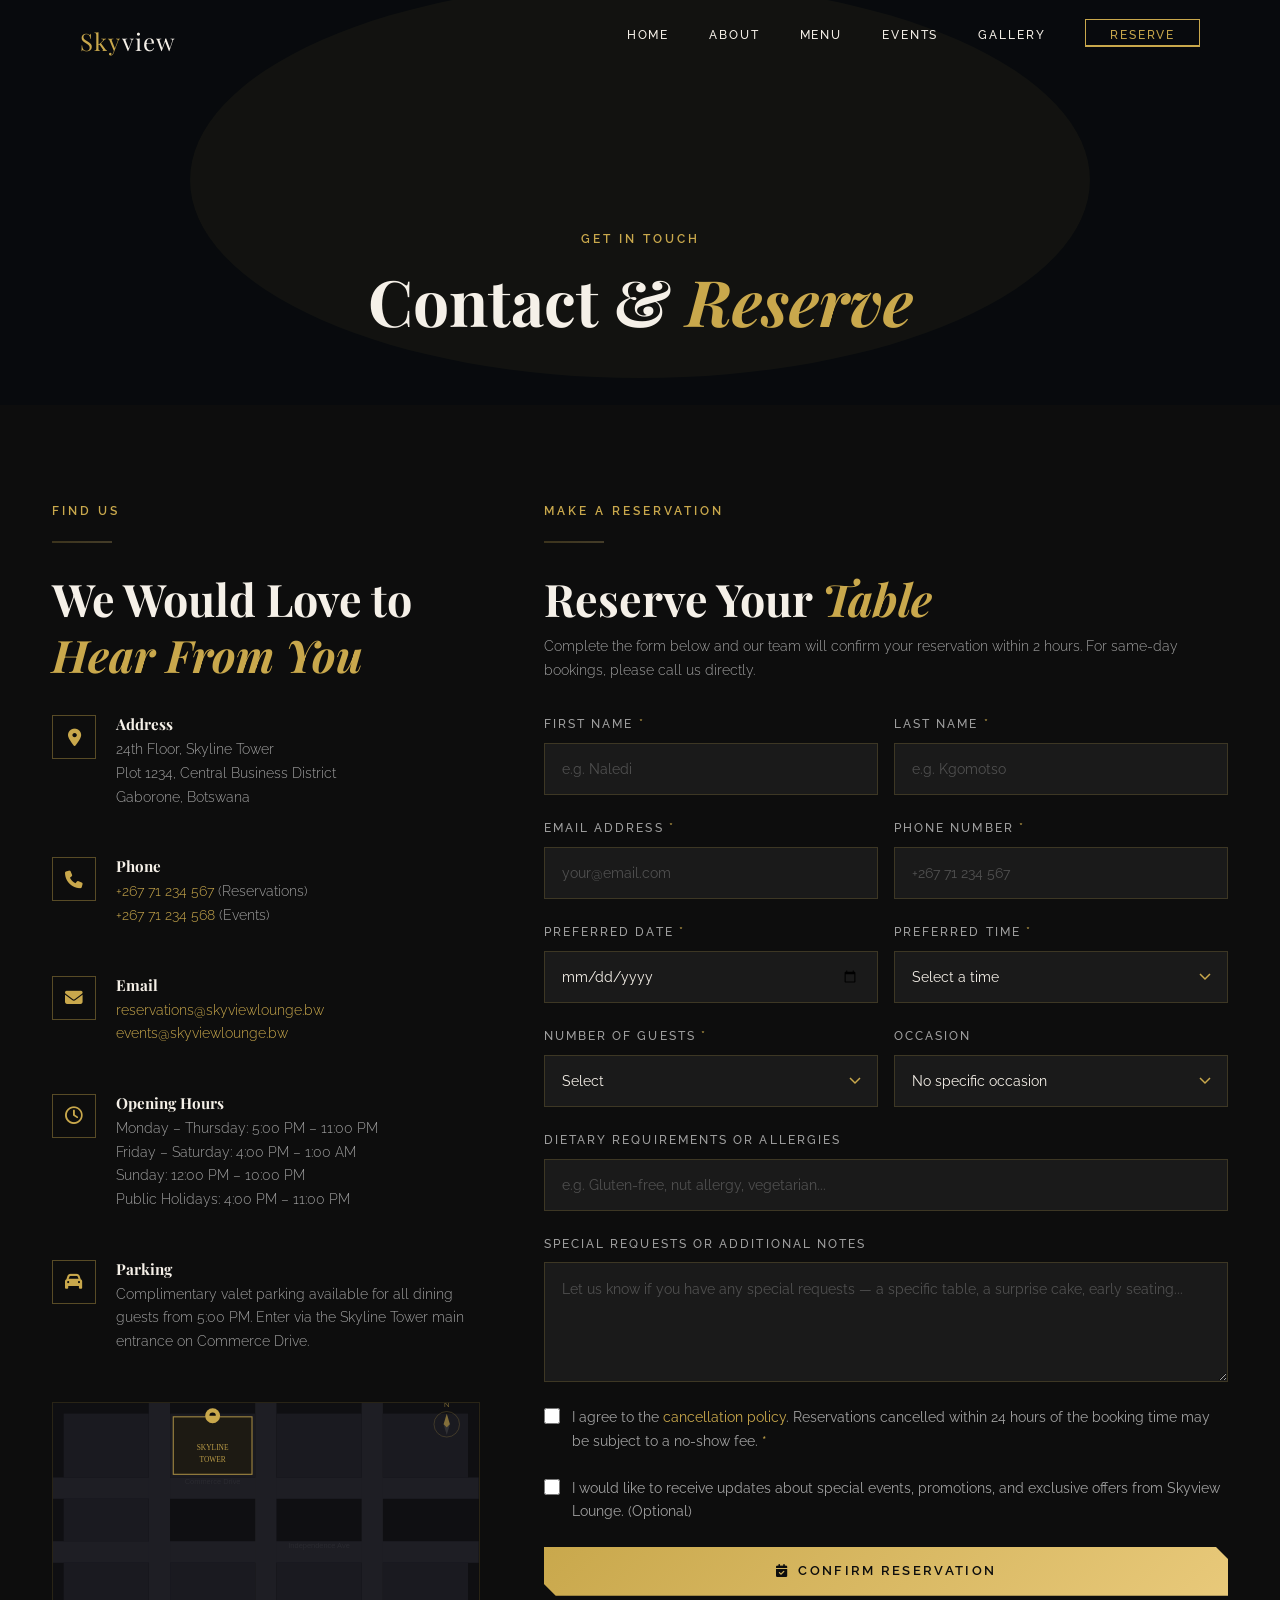
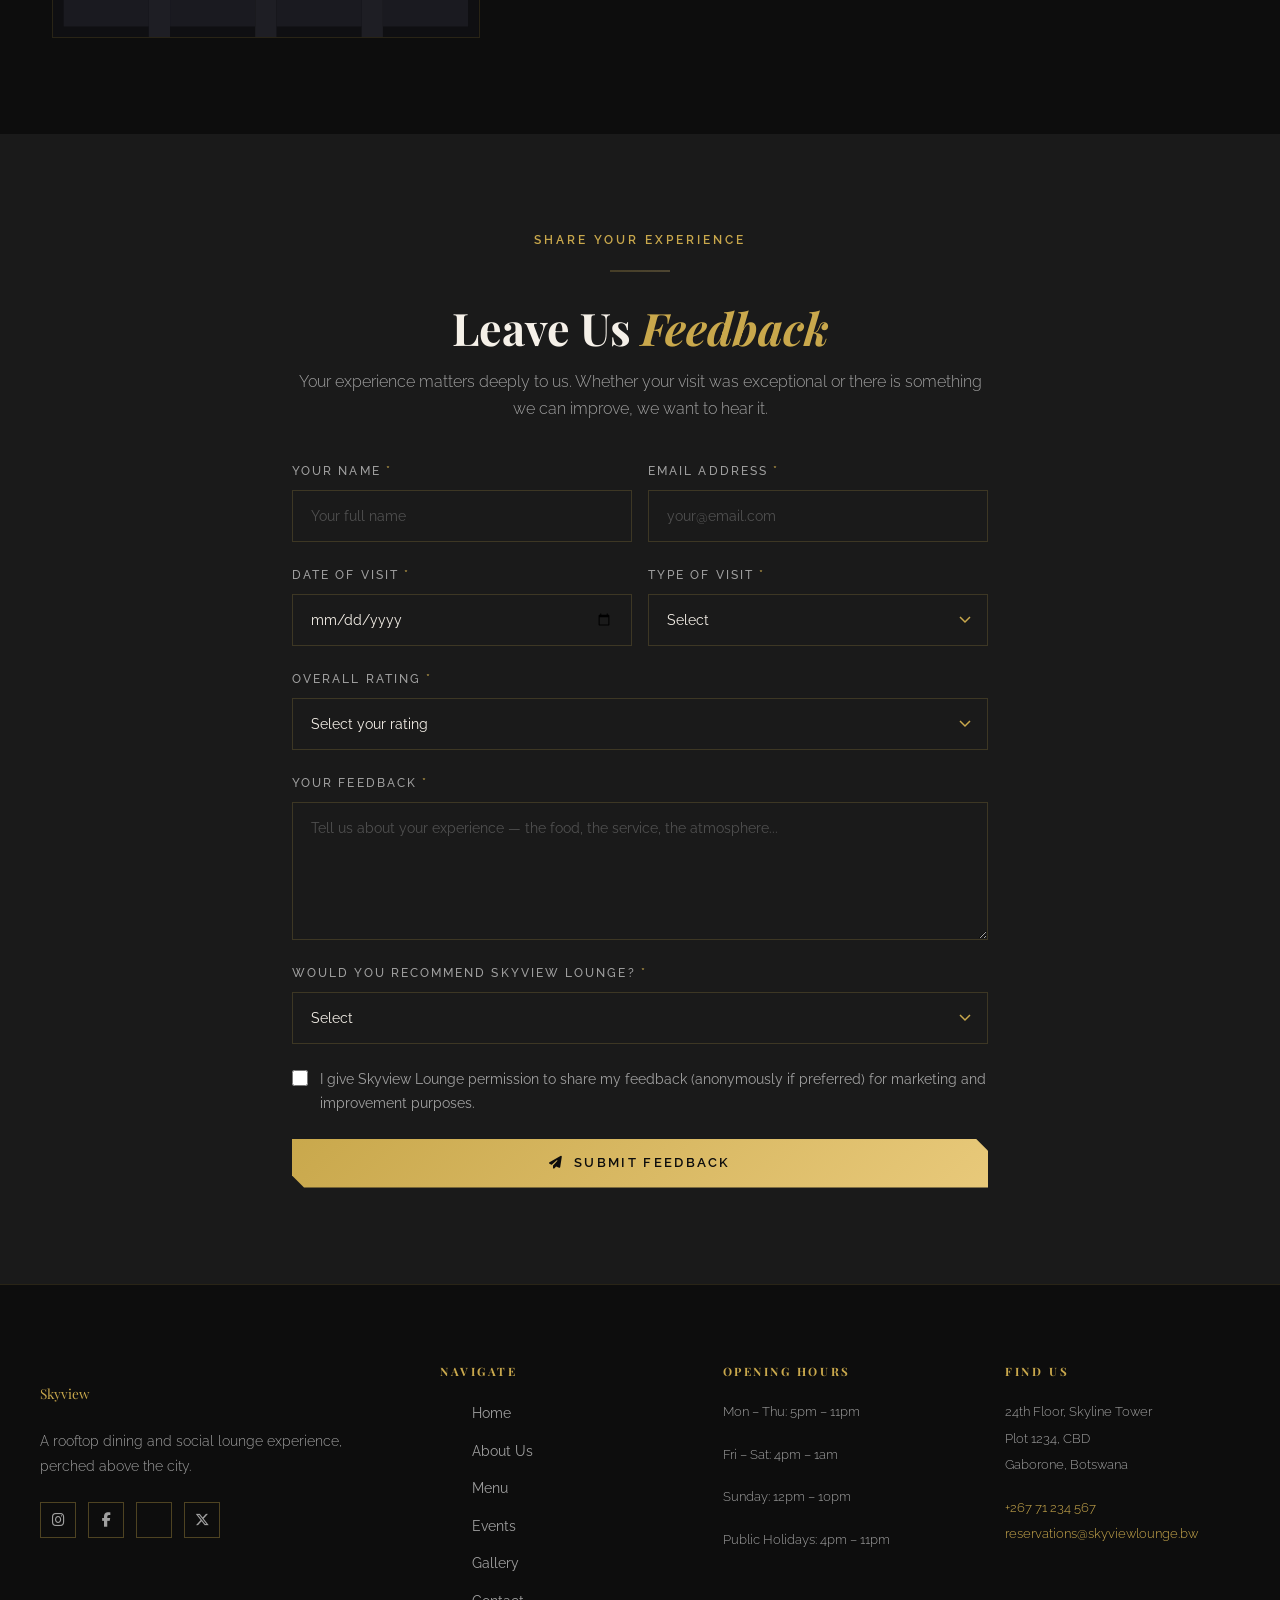
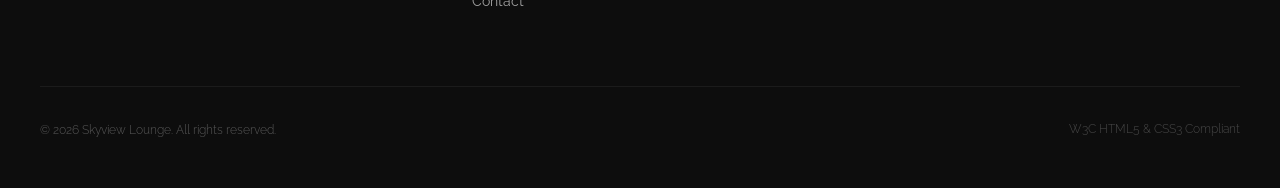
<file: pages/contact.html>
<!DOCTYPE html>
<html lang="en">
<head>
  <meta charset="UTF-8" />
  <meta name="viewport" content="width=device-width, initial-scale=1.0" />
  <meta name="description" content="Contact Skyview Lounge — make a reservation, send feedback, enquire about private events or get in touch with our team." />
  <title>Contact &amp; Reserve | Skyview Lounge</title>
  <link rel="stylesheet" href="https://cdn.jsdelivr.net/npm/bootstrap@5.3.2/dist/css/bootstrap.min.css" />
  <link rel="stylesheet" href="https://cdnjs.cloudflare.com/ajax/libs/font-awesome/6.5.0/css/all.min.css" />
  <link rel="stylesheet" href="../css/style.css" />
</head>
<body>

  <!-- NAVBAR -->
  <nav id="navbar" role="navigation" aria-label="Main navigation">
    <div class="nav-inner">
      <a href="../index.html" class="nav-logo">Sky<span>view</span></a>
      <button class="hamburger" id="hamburger" aria-label="Toggle mobile menu">
        <span></span><span></span><span></span>
      </button>
      <ul class="nav-links" role="list">
        <li><a href="../index.html">Home</a></li>
        <li><a href="about.html">About</a></li>
        <li><a href="menu.html">Menu</a></li>
        <li><a href="events.html">Events</a></li>
        <li><a href="gallery.html">Gallery</a></li>
        <li><a href="contact.html" class="active nav-cta">Reserve</a></li>
      </ul>
    </div>
  </nav>

  <!-- PAGE HEADER -->
  <header class="page-header" style="padding-top:8rem;">
    <div class="page-header-bg" aria-hidden="true">
      <svg viewBox="0 0 1440 450" xmlns="http://www.w3.org/2000/svg" preserveAspectRatio="xMidYMid slice" style="width:100%;height:100%;position:absolute;inset:0;">
        <rect width="1440" height="450" fill="#080a0d"/>
        <ellipse cx="720" cy="200" rx="500" ry="220" fill="#C9A84C" opacity="0.05"/>
      </svg>
    </div>
    <div class="page-header-content">
      <span class="section-label">Get In Touch</span>
      <h1>Contact &amp; <em class="italic gold-text">Reserve</em></h1>
    </div>
  </header>

  <!-- CONTACT INFO + RESERVATION FORM -->
  <section class="section section-dark" aria-label="Contact and reservation section">
    <div class="container">
      <div class="contact-grid">

        <!-- Contact Info -->
        <div class="reveal">
          <span class="section-label">Find Us</span>
          <hr class="gold-divider" />
          <h2 style="margin-bottom:2rem;">We Would Love to <em class="italic gold-text">Hear From You</em></h2>

          <div class="contact-info-item">
            <div class="contact-icon" aria-hidden="true"><i class="fa-solid fa-location-dot"></i></div>
            <div>
              <h4>Address</h4>
              <p>24th Floor, Skyline Tower<br>Plot 1234, Central Business District<br>Gaborone, Botswana</p>
            </div>
          </div>

          <div class="contact-info-item">
            <div class="contact-icon" aria-hidden="true"><i class="fa-solid fa-phone"></i></div>
            <div>
              <h4>Phone</h4>
              <p><a href="tel:+26771234567">+267 71 234 567</a> (Reservations)<br>
              <a href="tel:+26771234568">+267 71 234 568</a> (Events)</p>
            </div>
          </div>

          <div class="contact-info-item">
            <div class="contact-icon" aria-hidden="true"><i class="fa-solid fa-envelope"></i></div>
            <div>
              <h4>Email</h4>
              <p><a href="mailto:reservations@skyviewlounge.bw">reservations@skyviewlounge.bw</a><br>
              <a href="mailto:events@skyviewlounge.bw">events@skyviewlounge.bw</a></p>
            </div>
          </div>

          <div class="contact-info-item">
            <div class="contact-icon" aria-hidden="true"><i class="fa-regular fa-clock"></i></div>
            <div>
              <h4>Opening Hours</h4>
              <p>Monday – Thursday: 5:00 PM – 11:00 PM<br>
              Friday – Saturday: 4:00 PM – 1:00 AM<br>
              Sunday: 12:00 PM – 10:00 PM<br>
              Public Holidays: 4:00 PM – 11:00 PM</p>
            </div>
          </div>

          <div class="contact-info-item">
            <div class="contact-icon" aria-hidden="true"><i class="fa-solid fa-car"></i></div>
            <div>
              <h4>Parking</h4>
              <p>Complimentary valet parking available for all dining guests from 5:00 PM. Enter via the Skyline Tower main entrance on Commerce Drive.</p>
            </div>
          </div>

          <!-- Map placeholder -->
          <div style="margin-top:2rem;border:1px solid rgba(201,168,76,0.15);overflow:hidden;" class="reveal">
            <svg viewBox="0 0 400 220" xmlns="http://www.w3.org/2000/svg" style="width:100%;" aria-label="Map location illustration">
              <rect width="400" height="220" fill="#0f0f12"/>
              <!-- Grid streets -->
              <g stroke="#1e1e24" stroke-width="20" fill="none">
                <line x1="0" y1="80" x2="400" y2="80"/>
                <line x1="0" y1="140" x2="400" y2="140"/>
                <line x1="100" y1="0" x2="100" y2="220"/>
                <line x1="200" y1="0" x2="200" y2="220"/>
                <line x1="300" y1="0" x2="300" y2="220"/>
              </g>
              <!-- Street labels -->
              <g fill="#2a2a30" font-size="7" font-family="Arial" text-anchor="middle">
                <text x="150" y="76">Commerce Drive</text>
                <text x="250" y="136">Independence Ave</text>
              </g>
              <!-- Building blocks -->
              <g fill="#1a1a20">
                <rect x="110" y="10" width="80" height="60"/><rect x="210" y="10" width="80" height="60"/>
                <rect x="10" y="10" width="80" height="60"/><rect x="10" y="90" width="80" height="40"/>
                <rect x="310" y="10" width="80" height="60"/>
                <rect x="110" y="150" width="80" height="60"/><rect x="210" y="150" width="80" height="60"/>
                <rect x="10" y="150" width="80" height="60"/><rect x="310" y="150" width="80" height="60"/>
              </g>
              <!-- Skyline Tower highlight -->
              <rect x="113" y="13" width="74" height="54" fill="#1e1a10" stroke="#C9A84C" stroke-width="1" opacity="0.8"/>
              <text x="150" y="44" text-anchor="middle" font-family="Georgia, serif" font-size="7" fill="#C9A84C" opacity="0.9">SKYLINE</text>
              <text x="150" y="55" text-anchor="middle" font-family="Georgia, serif" font-size="7" fill="#C9A84C" opacity="0.9">TOWER</text>
              <!-- Pin -->
              <g transform="translate(143, 5)">
                <circle cx="7" cy="7" r="7" fill="#C9A84C"/>
                <circle cx="7" cy="7" r="3" fill="#0d0d0d"/>
                <polygon points="7,14 2,7 12,7" fill="#C9A84C"/>
              </g>
              <!-- Compass -->
              <g transform="translate(370, 20)">
                <circle cx="0" cy="0" r="12" fill="none" stroke="#C9A84C" stroke-width="0.5" opacity="0.4"/>
                <text x="0" y="-16" text-anchor="middle" font-size="7" fill="#C9A84C" opacity="0.7">N</text>
                <polygon points="0,-10 3,0 0,3 -3,0" fill="#C9A84C" opacity="0.6"/>
                <polygon points="0,3 3,0 0,10 -3,0" fill="#555" opacity="0.4"/>
              </g>
            </svg>
          </div>
        </div>

        <!-- RESERVATION FORM (Part B — HTML5 form with validation) -->
        <div class="reveal">
          <span class="section-label">Make a Reservation</span>
          <hr class="gold-divider" />
          <h2 style="margin-bottom:0.5rem;">Reserve Your <em class="italic gold-text">Table</em></h2>
          <p style="margin-bottom:2rem;font-size:0.88rem;">Complete the form below and our team will confirm your reservation within 2 hours. For same-day bookings, please call us directly.</p>

          <!-- RESERVATION FORM -->
          <form id="reservation-form" class="validated-form" novalidate aria-label="Table reservation form">

            <div class="form-row">
              <div class="form-group">
                <label class="form-label" for="first-name">First Name <span class="required-star" aria-label="required">*</span></label>
                <input type="text" id="first-name" name="first_name" class="form-control" placeholder="e.g. Naledi" required minlength="2" maxlength="50" autocomplete="given-name" />
                <span class="form-error" data-for="first-name" role="alert" aria-live="polite"></span>
              </div>
              <div class="form-group">
                <label class="form-label" for="last-name">Last Name <span class="required-star" aria-label="required">*</span></label>
                <input type="text" id="last-name" name="last_name" class="form-control" placeholder="e.g. Kgomotso" required minlength="2" maxlength="50" autocomplete="family-name" />
                <span class="form-error" data-for="last-name" role="alert" aria-live="polite"></span>
              </div>
            </div>

            <div class="form-row">
              <div class="form-group">
                <label class="form-label" for="email">Email Address <span class="required-star" aria-label="required">*</span></label>
                <input type="email" id="email" name="email" class="form-control" placeholder="your@email.com" required autocomplete="email" />
                <span class="form-error" data-for="email" role="alert" aria-live="polite"></span>
              </div>
              <div class="form-group">
                <label class="form-label" for="phone">Phone Number <span class="required-star" aria-label="required">*</span></label>
                <input type="tel" id="phone" name="phone" class="form-control" placeholder="+267 71 234 567" required autocomplete="tel" />
                <span class="form-error" data-for="phone" role="alert" aria-live="polite"></span>
              </div>
            </div>

            <div class="form-row">
              <div class="form-group">
                <label class="form-label" for="res-date">Preferred Date <span class="required-star" aria-label="required">*</span></label>
                <input type="date" id="res-date" name="date" class="form-control" required />
                <span class="form-error" data-for="res-date" role="alert" aria-live="polite"></span>
              </div>
              <div class="form-group">
                <label class="form-label" for="res-time">Preferred Time <span class="required-star" aria-label="required">*</span></label>
                <select id="res-time" name="time" class="form-control" required>
                  <option value="" disabled selected>Select a time</option>
                  <optgroup label="Weekday (Mon–Thu)">
                    <option value="17:00">5:00 PM</option>
                    <option value="17:30">5:30 PM</option>
                    <option value="18:00">6:00 PM</option>
                    <option value="18:30">6:30 PM</option>
                    <option value="19:00">7:00 PM</option>
                    <option value="19:30">7:30 PM</option>
                    <option value="20:00">8:00 PM</option>
                    <option value="20:30">8:30 PM</option>
                    <option value="21:00">9:00 PM</option>
                  </optgroup>
                  <optgroup label="Weekend (Fri–Sat)">
                    <option value="16:00">4:00 PM</option>
                    <option value="16:30">4:30 PM</option>
                    <option value="17:00">5:00 PM</option>
                    <option value="19:00">7:00 PM</option>
                    <option value="20:00">8:00 PM</option>
                    <option value="21:00">9:00 PM</option>
                    <option value="22:00">10:00 PM</option>
                  </optgroup>
                  <optgroup label="Sunday">
                    <option value="12:00">12:00 PM</option>
                    <option value="13:00">1:00 PM</option>
                    <option value="14:00">2:00 PM</option>
                    <option value="18:00">6:00 PM</option>
                    <option value="19:00">7:00 PM</option>
                  </optgroup>
                </select>
                <span class="form-error" data-for="res-time" role="alert" aria-live="polite"></span>
              </div>
            </div>

            <div class="form-row">
              <div class="form-group">
                <label class="form-label" for="guests">Number of Guests <span class="required-star" aria-label="required">*</span></label>
                <select id="guests" name="guests" class="form-control" required>
                  <option value="" disabled selected>Select</option>
                  <option value="1">1 Guest</option>
                  <option value="2">2 Guests</option>
                  <option value="3">3 Guests</option>
                  <option value="4">4 Guests</option>
                  <option value="5">5 Guests</option>
                  <option value="6">6 Guests</option>
                  <option value="7-10">7 – 10 Guests</option>
                  <option value="11-20">11 – 20 Guests</option>
                  <option value="20+">20+ Guests (Private Event)</option>
                </select>
                <span class="form-error" data-for="guests" role="alert" aria-live="polite"></span>
              </div>
              <div class="form-group">
                <label class="form-label" for="occasion">Occasion</label>
                <select id="occasion" name="occasion" class="form-control">
                  <option value="">No specific occasion</option>
                  <option value="birthday">Birthday Celebration</option>
                  <option value="anniversary">Anniversary</option>
                  <option value="proposal">Marriage Proposal</option>
                  <option value="corporate">Corporate Dinner</option>
                  <option value="casual">Casual Dining</option>
                  <option value="other">Other (please specify below)</option>
                </select>
              </div>
            </div>

            <div class="form-group">
              <label class="form-label" for="dietary">Dietary Requirements or Allergies</label>
              <input type="text" id="dietary" name="dietary" class="form-control" placeholder="e.g. Gluten-free, nut allergy, vegetarian..." maxlength="200" />
            </div>

            <div class="form-group">
              <label class="form-label" for="special-requests">Special Requests or Additional Notes</label>
              <textarea id="special-requests" name="special_requests" class="form-control" rows="4" placeholder="Let us know if you have any special requests — a specific table, a surprise cake, early seating..." maxlength="500"></textarea>
            </div>

            <div class="form-group">
              <label class="checkbox-label">
                <input type="checkbox" id="terms" name="terms" required />
                <span>I agree to the <a href="#" style="color:var(--gold);">cancellation policy</a>. Reservations cancelled within 24 hours of the booking time may be subject to a no-show fee. <span class="required-star" aria-label="required">*</span></span>
              </label>
              <span class="form-error" data-for="terms" role="alert" aria-live="polite"></span>
            </div>

            <div class="form-group">
              <label class="checkbox-label">
                <input type="checkbox" id="newsletter" name="newsletter" />
                <span>I would like to receive updates about special events, promotions, and exclusive offers from Skyview Lounge. (Optional)</span>
              </label>
            </div>

            <button type="submit" class="btn-gold" style="width:100%;justify-content:center;">
              <i class="fa-solid fa-calendar-check" style="margin-right:0.6rem;"></i>Confirm Reservation
            </button>

            <div class="form-success" role="alert">
              <i class="fa-solid fa-circle-check" style="margin-right:0.5rem;"></i>
              <strong>Reservation Request Received!</strong> Thank you, our team will confirm your booking within 2 hours via email or phone.
            </div>
          </form>
        </div>
      </div>
    </div>
  </section>

  <!-- FEEDBACK FORM SECTION -->
  <section class="section section-dark2" aria-label="Guest feedback section">
    <div class="container" style="max-width:720px;">
      <div class="text-center reveal">
        <span class="section-label">Share Your Experience</span>
        <hr class="gold-divider centered" />
        <h2 style="margin-bottom:0.75rem;">Leave Us <em class="italic gold-text">Feedback</em></h2>
        <p style="margin-bottom:2.5rem;">Your experience matters deeply to us. Whether your visit was exceptional or there is something we can improve, we want to hear it.</p>
      </div>

      <!-- FEEDBACK FORM -->
      <form id="feedback-form" class="validated-form reveal" novalidate aria-label="Guest feedback form">

        <div class="form-row">
          <div class="form-group">
            <label class="form-label" for="fb-name">Your Name <span class="required-star" aria-label="required">*</span></label>
            <input type="text" id="fb-name" name="name" class="form-control" placeholder="Your full name" required minlength="2" maxlength="80" autocomplete="name" />
            <span class="form-error" data-for="fb-name" role="alert" aria-live="polite"></span>
          </div>
          <div class="form-group">
            <label class="form-label" for="fb-email">Email Address <span class="required-star" aria-label="required">*</span></label>
            <input type="email" id="fb-email" name="email" class="form-control" placeholder="your@email.com" required autocomplete="email" />
            <span class="form-error" data-for="fb-email" role="alert" aria-live="polite"></span>
          </div>
        </div>

        <div class="form-row">
          <div class="form-group">
            <label class="form-label" for="fb-visit-date">Date of Visit <span class="required-star" aria-label="required">*</span></label>
            <input type="date" id="fb-visit-date" name="visit_date" class="form-control" required />
            <span class="form-error" data-for="fb-visit-date" role="alert" aria-live="polite"></span>
          </div>
          <div class="form-group">
            <label class="form-label" for="fb-type">Type of Visit <span class="required-star" aria-label="required">*</span></label>
            <select id="fb-type" name="visit_type" class="form-control" required>
              <option value="" disabled selected>Select</option>
              <option value="dining">Dining</option>
              <option value="cocktails">Cocktails at the Bar</option>
              <option value="event">Event Attendance</option>
              <option value="private-event">Private Event</option>
            </select>
            <span class="form-error" data-for="fb-type" role="alert" aria-live="polite"></span>
          </div>
        </div>

        <!-- Star rating -->
        <div class="form-group">
          <label class="form-label" for="fb-rating">Overall Rating <span class="required-star" aria-label="required">*</span></label>
          <select id="fb-rating" name="rating" class="form-control" required>
            <option value="" disabled selected>Select your rating</option>
            <option value="5">★★★★★ — Exceptional</option>
            <option value="4">★★★★☆ — Very Good</option>
            <option value="3">★★★☆☆ — Good</option>
            <option value="2">★★☆☆☆ — Could Be Better</option>
            <option value="1">★☆☆☆☆ — Needs Significant Improvement</option>
          </select>
          <span class="form-error" data-for="fb-rating" role="alert" aria-live="polite"></span>
        </div>

        <div class="form-group">
          <label class="form-label" for="fb-message">Your Feedback <span class="required-star" aria-label="required">*</span></label>
          <textarea id="fb-message" name="message" class="form-control" rows="5" placeholder="Tell us about your experience — the food, the service, the atmosphere..." required minlength="20" maxlength="1000"></textarea>
          <span class="form-error" data-for="fb-message" role="alert" aria-live="polite"></span>
        </div>

        <div class="form-group">
          <label class="form-label" for="fb-recommend">Would you recommend Skyview Lounge? <span class="required-star" aria-label="required">*</span></label>
          <select id="fb-recommend" name="recommend" class="form-control" required>
            <option value="" disabled selected>Select</option>
            <option value="yes-definitely">Yes, definitely</option>
            <option value="yes-probably">Yes, probably</option>
            <option value="not-sure">Not sure</option>
            <option value="probably-not">Probably not</option>
            <option value="no">No</option>
          </select>
          <span class="form-error" data-for="fb-recommend" role="alert" aria-live="polite"></span>
        </div>

        <div class="form-group">
          <label class="checkbox-label">
            <input type="checkbox" id="fb-permission" name="permission" />
            <span>I give Skyview Lounge permission to share my feedback (anonymously if preferred) for marketing and improvement purposes.</span>
          </label>
        </div>

        <button type="submit" class="btn-gold" style="width:100%;">
          <i class="fa-solid fa-paper-plane" style="margin-right:0.6rem;"></i>Submit Feedback
        </button>

        <div class="form-success" role="alert">
          <i class="fa-solid fa-circle-check" style="margin-right:0.5rem;"></i>
          <strong>Thank you for your feedback!</strong> Your input helps us continuously improve the Skyview experience.
        </div>
      </form>
    </div>
  </section>

  <!-- FOOTER -->
  <footer class="footer" role="contentinfo">
    <div class="footer-inner">
      <div class="footer-brand">
        <p class="footer-brand-name">Skyview</p>
        <p>A rooftop dining and social lounge experience, perched above the city.</p>
        <div class="social-links">
          <a href="#" class="social-link" aria-label="Instagram"><i class="fa-brands fa-instagram"></i></a>
          <a href="#" class="social-link" aria-label="Facebook"><i class="fa-brands fa-facebook-f"></i></a>
          <a href="#" class="social-link" aria-label="TripAdvisor"><i class="fa-brands fa-tripadvisor"></i></a>
          <a href="#" class="social-link" aria-label="X (Twitter)"><i class="fa-brands fa-x-twitter"></i></a>
        </div>
      </div>
      <div class="footer-col">
        <h5>Navigate</h5>
        <ul>
          <li><a href="../index.html">Home</a></li>
          <li><a href="about.html">About Us</a></li>
          <li><a href="menu.html">Menu</a></li>
          <li><a href="events.html">Events</a></li>
          <li><a href="gallery.html">Gallery</a></li>
          <li><a href="contact.html">Contact</a></li>
        </ul>
      </div>
      <div class="footer-col">
        <h5>Opening Hours</h5>
        <div class="footer-hours">
          <p>Mon – Thu: 5pm – 11pm</p>
          <p>Fri – Sat: 4pm – 1am</p>
          <p>Sunday: 12pm – 10pm</p>
          <p>Public Holidays: 4pm – 11pm</p>
        </div>
      </div>
      <div class="footer-col">
        <h5>Find Us</h5>
        <p class="footer-hours">24th Floor, Skyline Tower<br>Plot 1234, CBD<br>Gaborone, Botswana</p>
        <p class="footer-hours" style="margin-top:1rem;">
          <a href="tel:+26771234567">+267 71 234 567</a><br>
          <a href="mailto:reservations@skyviewlounge.bw">reservations@skyviewlounge.bw</a>
        </p>
      </div>
    </div>
    <div class="footer-bottom">
      <p style="color:rgba(160,160,160,0.5);">&copy; 2026 Skyview Lounge. All rights reserved.</p>
      <p style="color:rgba(160,160,160,0.4);font-size:0.75rem;">W3C HTML5 &amp; CSS3 Compliant</p>
    </div>
  </footer>
  <button id="back-to-top" aria-label="Back to top"><i class="fa-solid fa-chevron-up"></i></button>

  <script src="https://cdn.jsdelivr.net/npm/bootstrap@5.3.2/dist/js/bootstrap.bundle.min.js"></script>
  <script src="../js/main.js"></script>

  <!-- Set minimum date to today for the reservation date input -->
  <script>
    document.addEventListener('DOMContentLoaded', function () {
      var today = new Date().toISOString().split('T')[0];
      var resDate = document.getElementById('res-date');
      if (resDate) resDate.setAttribute('min', today);

      var fbDate = document.getElementById('fb-visit-date');
      if (fbDate) fbDate.setAttribute('max', today);

      // Extra validation for checkbox required fields
      var termsCheck = document.getElementById('terms');
      if (termsCheck) {
        termsCheck.addEventListener('change', function () {
          var error = document.querySelector('[data-for="terms"]');
          if (error) error.style.display = 'none';
          this.style.outlineColor = '';
        });

        document.getElementById('reservation-form').addEventListener('submit', function (e) {
          if (!termsCheck.checked) {
            e.preventDefault();
            var error = document.querySelector('[data-for="terms"]');
            if (error) { error.style.display = 'block'; error.textContent = 'You must agree to the cancellation policy.'; }
          }
        }, true);
      }
    });
  </script>
</body>
</html>
</file>
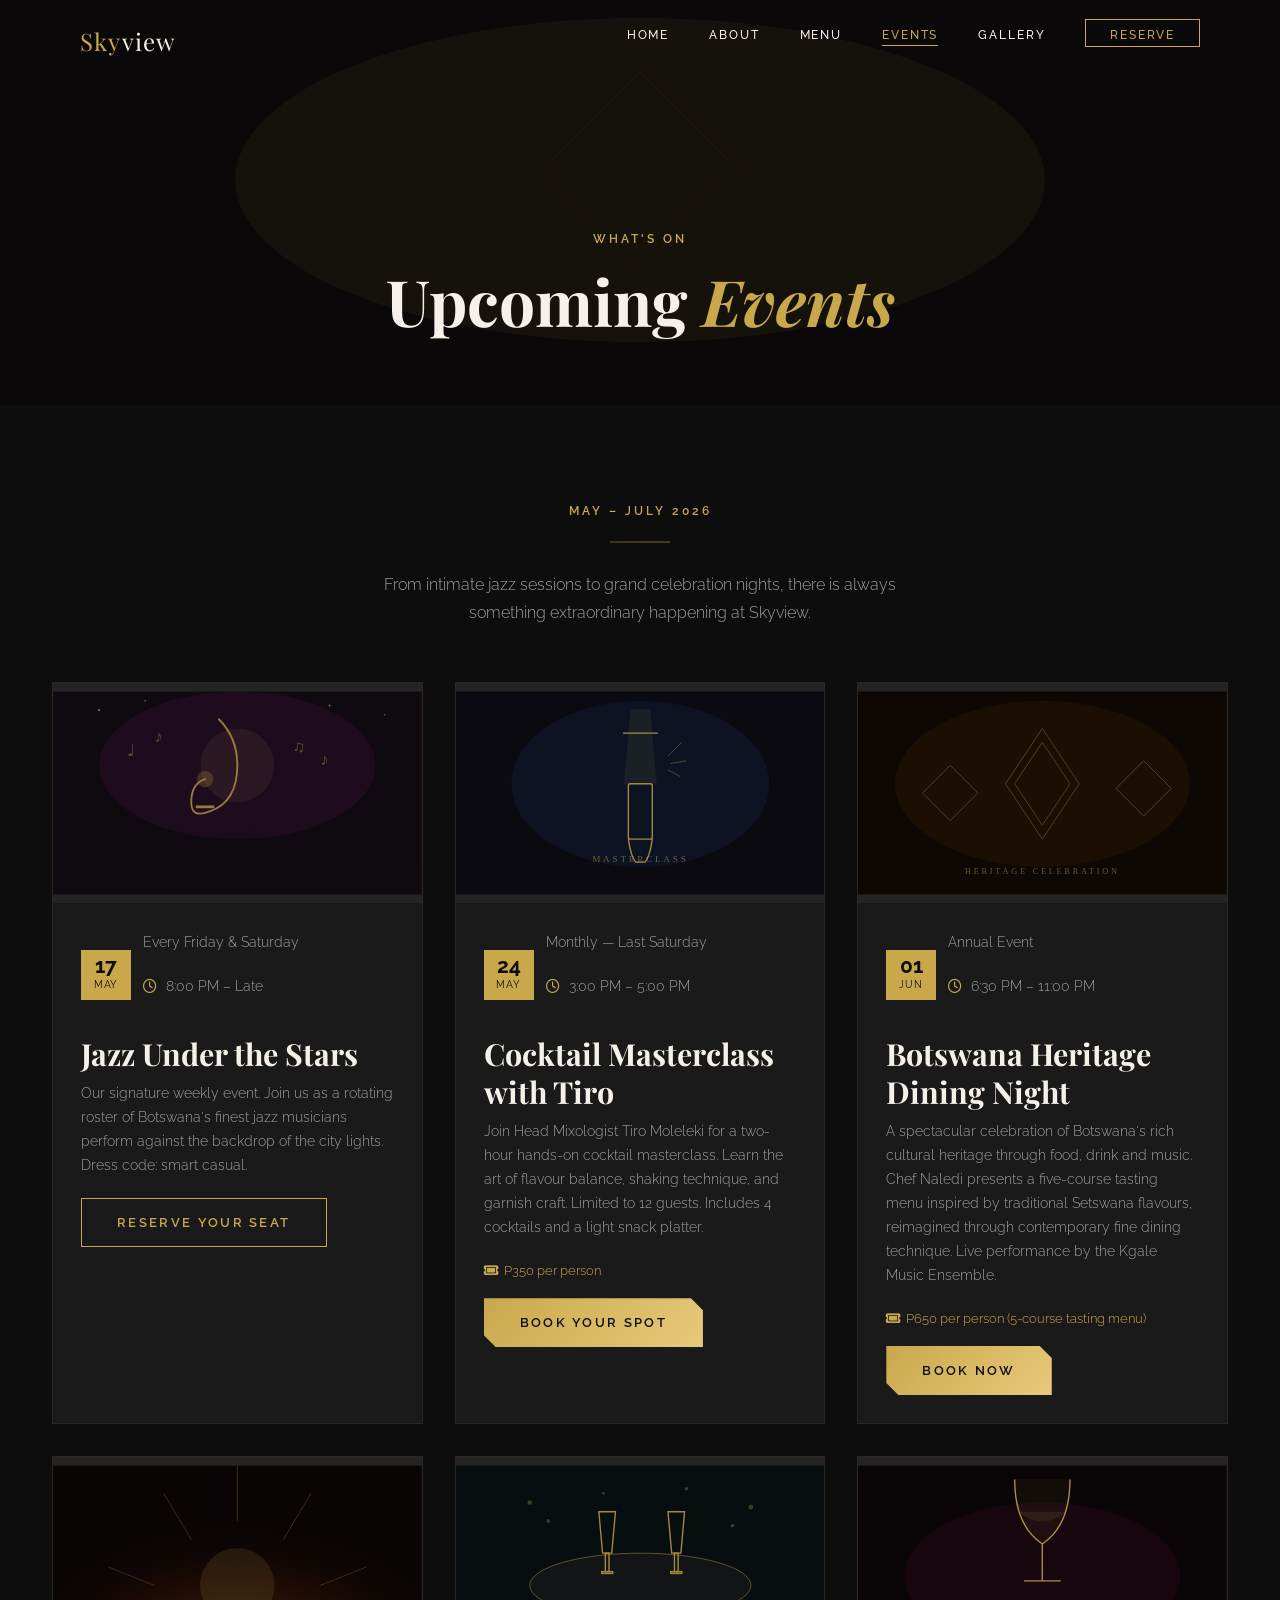
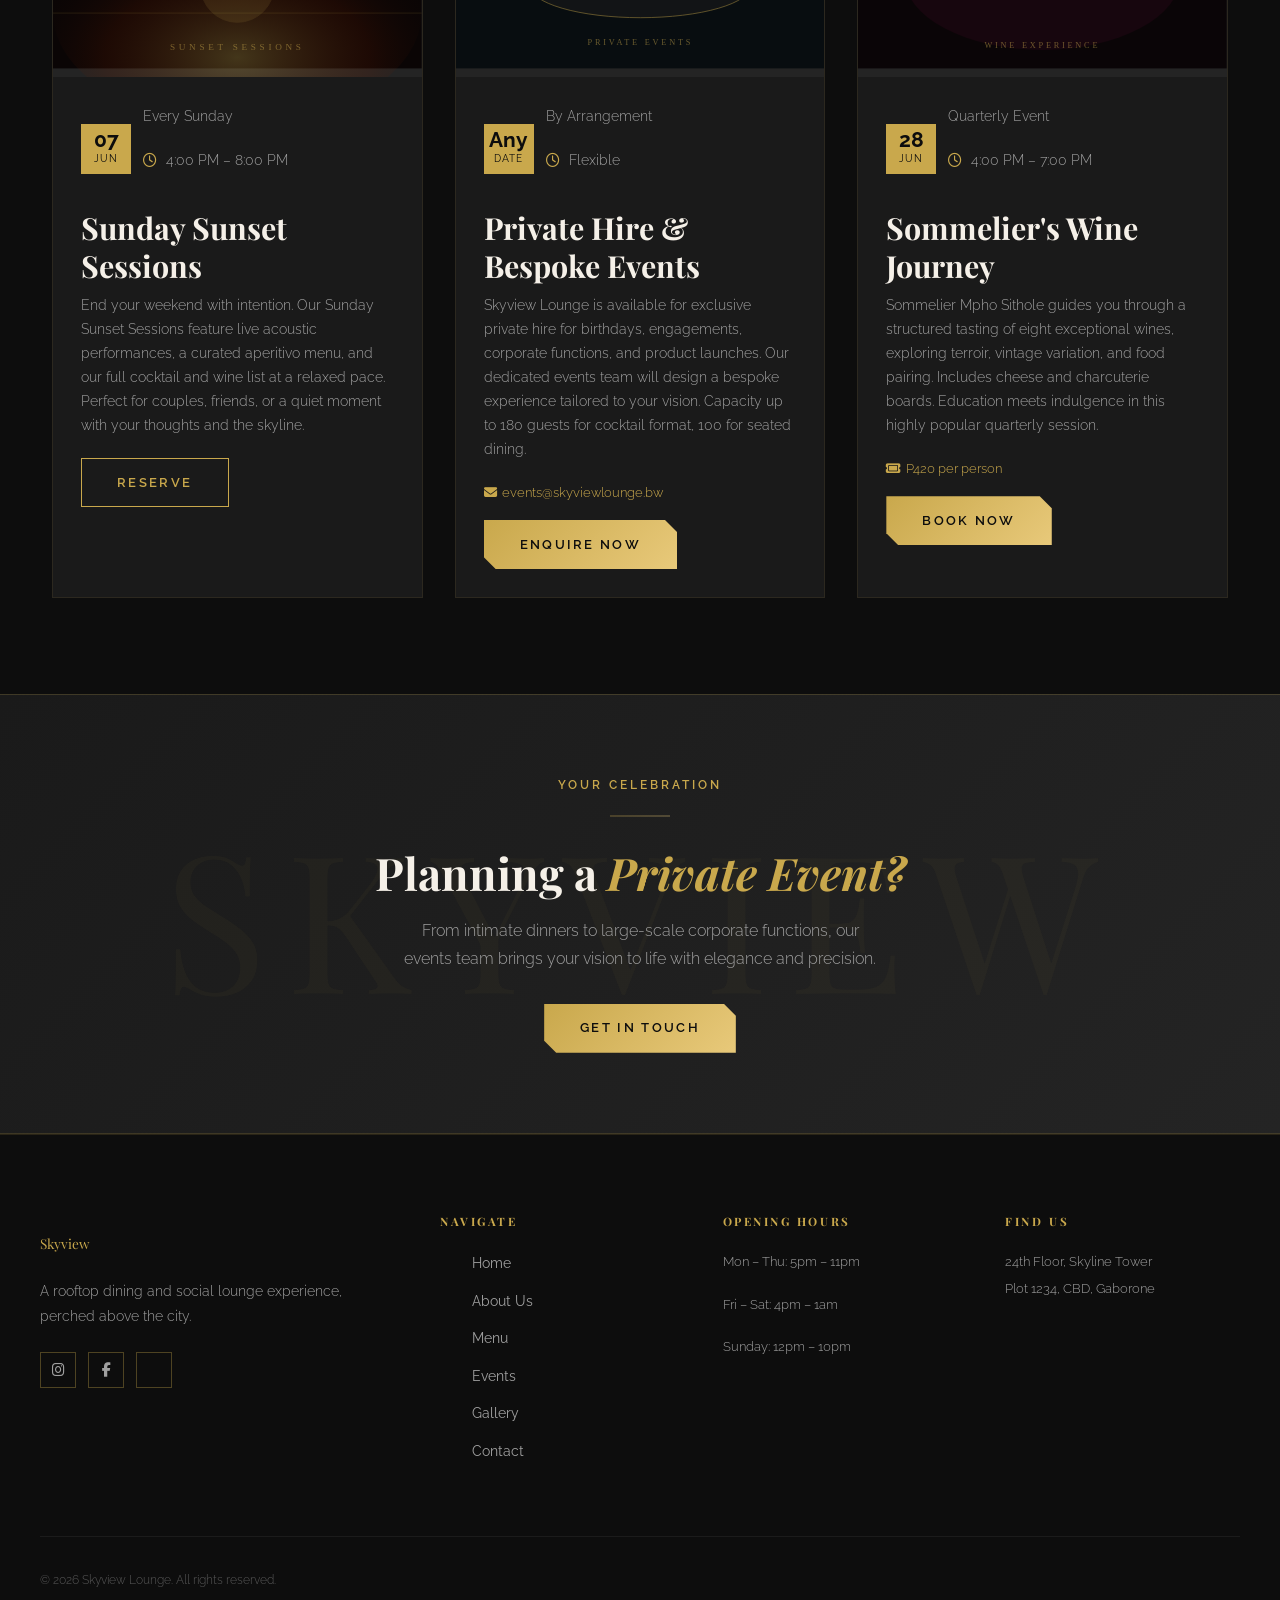
<file: pages/events.html>
<!DOCTYPE html>
<html lang="en">
<head>
  <meta charset="UTF-8" />
  <meta name="viewport" content="width=device-width, initial-scale=1.0" />
  <meta name="description" content="Upcoming events at Skyview Lounge — live jazz, themed dining nights, cocktail masterclasses, and private event bookings." />
  <title>Events | Skyview Lounge</title>
  <link rel="stylesheet" href="https://cdn.jsdelivr.net/npm/bootstrap@5.3.2/dist/css/bootstrap.min.css" />
  <link rel="stylesheet" href="https://cdnjs.cloudflare.com/ajax/libs/font-awesome/6.5.0/css/all.min.css" />
  <link rel="stylesheet" href="../css/style.css" />
</head>
<body>

  <!-- NAVBAR -->
  <nav id="navbar" role="navigation" aria-label="Main navigation">
    <div class="nav-inner">
      <a href="../index.html" class="nav-logo">Sky<span>view</span></a>
      <button class="hamburger" id="hamburger" aria-label="Toggle mobile menu">
        <span></span><span></span><span></span>
      </button>
      <ul class="nav-links" role="list">
        <li><a href="../index.html">Home</a></li>
        <li><a href="about.html">About</a></li>
        <li><a href="menu.html">Menu</a></li>
        <li><a href="events.html" class="active">Events</a></li>
        <li><a href="gallery.html">Gallery</a></li>
        <li><a href="contact.html" class="nav-cta">Reserve</a></li>
      </ul>
    </div>
  </nav>

  <!-- PAGE HEADER -->
  <header class="page-header" style="padding-top:8rem;">
    <div class="page-header-bg" aria-hidden="true">
      <svg viewBox="0 0 1440 450" xmlns="http://www.w3.org/2000/svg" preserveAspectRatio="xMidYMid slice" style="width:100%;height:100%;position:absolute;inset:0;">
        <rect width="1440" height="450" fill="#0a0808"/>
        <ellipse cx="720" cy="200" rx="450" ry="180" fill="#C9A84C" opacity="0.06"/>
        <!-- Geometric pattern -->
        <g stroke="#C9A84C" stroke-width="0.3" fill="none" opacity="0.12">
          <polygon points="720,80 820,180 720,280 620,180"/>
          <polygon points="720,60 840,180 720,300 600,180"/>
        </g>
      </svg>
    </div>
    <div class="page-header-content">
      <span class="section-label">What's On</span>
      <h1>Upcoming <em class="italic gold-text">Events</em></h1>
    </div>
  </header>

  <!-- EVENTS LIST -->
  <section class="section section-dark" aria-label="Upcoming events">
    <div class="container">
      <div class="text-center" style="max-width:560px;margin:0 auto 1rem;">
        <span class="section-label">May – July 2026</span>
        <hr class="gold-divider centered" />
        <p>From intimate jazz sessions to grand celebration nights, there is always something extraordinary happening at Skyview.</p>
      </div>

      <div class="events-grid" style="margin-top:3.5rem;">

        <!-- Event 1 -->
        <article class="event-card reveal" aria-label="Jazz Under the Stars event">
          <div class="event-card-img">
            <svg viewBox="0 0 400 220" xmlns="http://www.w3.org/2000/svg" style="width:100%;height:100%;" aria-hidden="true">
              <rect width="400" height="220" fill="#0f0a0f"/>
              <ellipse cx="200" cy="80" rx="150" ry="80" fill="#8B1A8B" opacity="0.12"/>
              <circle cx="200" cy="80" r="40" fill="#C9A84C" opacity="0.08"/>
              <!-- Saxophone shape simplified -->
              <g transform="translate(150, 30)" fill="none" stroke="#C9A84C" stroke-width="2" opacity="0.7">
                <path d="M30,0 Q50,20 50,50 Q50,90 20,100 Q0,108 0,90 Q0,70 15,65" stroke-linecap="round"/>
                <circle cx="15" cy="65" r="8" fill="#C9A84C" opacity="0.3"/>
                <line x1="5" y1="95" x2="25" y2="95" stroke-width="3"/>
              </g>
              <!-- Music notes -->
              <g fill="#C9A84C" opacity="0.4" font-size="18" font-family="serif">
                <text x="80" y="70">♩</text><text x="110" y="55">♪</text>
                <text x="260" y="65">♫</text><text x="290" y="80">♪</text>
              </g>
              <!-- Stars -->
              <g fill="#fff" opacity="0.4">
                <circle cx="50" cy="20" r="1.2"/><circle cx="100" cy="10" r="0.9"/>
                <circle cx="300" cy="15" r="1.1"/><circle cx="360" cy="25" r="0.8"/>
              </g>
              <rect width="400" height="220" fill="url(#evtFade1)"/>
              <defs><linearGradient id="evtFade1" x1="0" y1="0" x2="0" y2="1"><stop offset="60%" stop-color="#0f0a0f" stop-opacity="0"/><stop offset="100%" stop-color="#0f0a0f" stop-opacity="0.7"/></linearGradient></defs>
            </svg>
          </div>
          <div class="event-card-body">
            <div class="event-date">
              <div class="event-day"><strong>17</strong><span>May</span></div>
              <div class="event-meta"><p>Every Friday &amp; Saturday</p><p><i class="fa-regular fa-clock" style="color:var(--gold);margin-right:5px;"></i> 8:00 PM – Late</p></div>
            </div>
            <h3>Jazz Under the Stars</h3>
            <p>Our signature weekly event. Join us as a rotating roster of Botswana's finest jazz musicians perform against the backdrop of the city lights. Dress code: smart casual.</p>
            <a href="contact.html" class="btn-outline">Reserve Your Seat</a>
          </div>
        </article>

        <!-- Event 2 -->
        <article class="event-card reveal" aria-label="Cocktail Masterclass event">
          <div class="event-card-img">
            <svg viewBox="0 0 400 220" xmlns="http://www.w3.org/2000/svg" style="width:100%;height:100%;" aria-hidden="true">
              <rect width="400" height="220" fill="#0a0a10"/>
              <ellipse cx="200" cy="100" rx="140" ry="90" fill="#1a3a6a" opacity="0.2"/>
              <!-- Cocktail shaker -->
              <g transform="translate(175, 20)" fill="none" stroke="#C9A84C" stroke-width="1.5" opacity="0.8">
                <path d="M15,0 L35,0 L42,80 L8,80 Z" fill="#C9A84C" opacity="0.1"/>
                <line x1="6" y1="25" x2="44" y2="25"/>
                <rect x="12" y="80" width="26" height="60" rx="2"/>
                <path d="M12,140 Q15,160 20,165 L30,165 Q35,160 38,140"/>
                <g opacity="0.5" stroke-width="1"><line x1="55" y1="50" x2="70" y2="35"/><line x1="58" y1="58" x2="75" y2="55"/><line x1="55" y1="65" x2="68" y2="72"/></g>
              </g>
              <text x="200" y="185" text-anchor="middle" font-family="Georgia, serif" font-size="10" fill="#C9A84C" letter-spacing="3" opacity="0.5">MASTERCLASS</text>
            </svg>
          </div>
          <div class="event-card-body">
            <div class="event-date">
              <div class="event-day"><strong>24</strong><span>May</span></div>
              <div class="event-meta"><p>Monthly — Last Saturday</p><p><i class="fa-regular fa-clock" style="color:var(--gold);margin-right:5px;"></i> 3:00 PM – 5:00 PM</p></div>
            </div>
            <h3>Cocktail Masterclass with Tiro</h3>
            <p>Join Head Mixologist Tiro Moleleki for a two-hour hands-on cocktail masterclass. Learn the art of flavour balance, shaking technique, and garnish craft. Limited to 12 guests. Includes 4 cocktails and a light snack platter.</p>
            <p style="color:var(--gold);font-size:0.82rem;margin-bottom:1rem;"><i class="fa-solid fa-ticket" style="margin-right:5px;"></i>P350 per person</p>
            <a href="contact.html" class="btn-gold">Book Your Spot</a>
          </div>
        </article>

        <!-- Event 3 -->
        <article class="event-card reveal" aria-label="Heritage Night event">
          <div class="event-card-img">
            <svg viewBox="0 0 400 220" xmlns="http://www.w3.org/2000/svg" style="width:100%;height:100%;" aria-hidden="true">
              <rect width="400" height="220" fill="#0d0803"/>
              <ellipse cx="200" cy="100" rx="160" ry="90" fill="#6B3A0A" opacity="0.15"/>
              <!-- Traditional pattern elements -->
              <g stroke="#C9A84C" fill="none" opacity="0.35" stroke-width="1">
                <polygon points="200,40 240,100 200,160 160,100"/>
                <polygon points="200,55 230,100 200,145 170,100"/>
                <polygon points="100,80 130,110 100,140 70,110"/>
                <polygon points="310,75 340,105 310,135 280,105"/>
              </g>
              <text x="200" y="198" text-anchor="middle" font-family="Georgia, serif" font-size="9" fill="#C9A84C" letter-spacing="3" opacity="0.5">HERITAGE CELEBRATION</text>
            </svg>
          </div>
          <div class="event-card-body">
            <div class="event-date">
              <div class="event-day"><strong>01</strong><span>Jun</span></div>
              <div class="event-meta"><p>Annual Event</p><p><i class="fa-regular fa-clock" style="color:var(--gold);margin-right:5px;"></i> 6:30 PM – 11:00 PM</p></div>
            </div>
            <h3>Botswana Heritage Dining Night</h3>
            <p>A spectacular celebration of Botswana's rich cultural heritage through food, drink and music. Chef Naledi presents a five-course tasting menu inspired by traditional Setswana flavours, reimagined through contemporary fine dining technique. Live performance by the Kgale Music Ensemble.</p>
            <p style="color:var(--gold);font-size:0.82rem;margin-bottom:1rem;"><i class="fa-solid fa-ticket" style="margin-right:5px;"></i>P650 per person (5-course tasting menu)</p>
            <a href="contact.html" class="btn-gold">Book Now</a>
          </div>
        </article>

        <!-- Event 4 -->
        <article class="event-card reveal" aria-label="Sunset Sessions event">
          <div class="event-card-img">
            <svg viewBox="0 0 400 220" xmlns="http://www.w3.org/2000/svg" style="width:100%;height:100%;" aria-hidden="true">
              <rect width="400" height="220" fill="#0a0505"/>
              <defs>
                <radialGradient id="sunGrad" cx="50%" cy="70%" r="60%">
                  <stop offset="0%" stop-color="#C9A84C" stop-opacity="0.3"/>
                  <stop offset="60%" stop-color="#8B2500" stop-opacity="0.15"/>
                  <stop offset="100%" stop-color="#0a0505" stop-opacity="0"/>
                </radialGradient>
              </defs>
              <ellipse cx="200" cy="160" rx="200" ry="120" fill="url(#sunGrad)"/>
              <!-- Sun rays -->
              <g stroke="#C9A84C" stroke-width="1" opacity="0.25">
                <line x1="200" y1="60" x2="200" y2="0"/>
                <line x1="250" y1="80" x2="280" y2="30"/>
                <line x1="150" y1="80" x2="120" y2="30"/>
                <line x1="290" y1="130" x2="340" y2="110"/>
                <line x1="110" y1="130" x2="60" y2="110"/>
              </g>
              <circle cx="200" cy="130" r="40" fill="#C9A84C" opacity="0.12" stroke="#C9A84C" stroke-width="1" opacity="0.3"/>
              <!-- Horizon line -->
              <line x1="0" y1="160" x2="400" y2="160" stroke="#C9A84C" stroke-width="0.5" opacity="0.3"/>
              <text x="200" y="200" text-anchor="middle" font-family="Georgia, serif" font-size="10" fill="#C9A84C" letter-spacing="4" opacity="0.5">SUNSET SESSIONS</text>
            </svg>
          </div>
          <div class="event-card-body">
            <div class="event-date">
              <div class="event-day"><strong>07</strong><span>Jun</span></div>
              <div class="event-meta"><p>Every Sunday</p><p><i class="fa-regular fa-clock" style="color:var(--gold);margin-right:5px;"></i> 4:00 PM – 8:00 PM</p></div>
            </div>
            <h3>Sunday Sunset Sessions</h3>
            <p>End your weekend with intention. Our Sunday Sunset Sessions feature live acoustic performances, a curated aperitivo menu, and our full cocktail and wine list at a relaxed pace. Perfect for couples, friends, or a quiet moment with your thoughts and the skyline.</p>
            <a href="contact.html" class="btn-outline">Reserve</a>
          </div>
        </article>

        <!-- Event 5 -->
        <article class="event-card reveal" aria-label="Private Hire event">
          <div class="event-card-img">
            <svg viewBox="0 0 400 220" xmlns="http://www.w3.org/2000/svg" style="width:100%;height:100%;" aria-hidden="true">
              <rect width="400" height="220" fill="#080d10"/>
              <!-- Elegant table set up -->
              <ellipse cx="200" cy="130" rx="120" ry="35" fill="#1a1a1a" stroke="#C9A84C" stroke-width="0.8" opacity="0.6"/>
              <!-- Champagne glasses -->
              <g transform="translate(155,50)" fill="none" stroke="#C9A84C" stroke-width="1.5" opacity="0.8">
                <polygon points="0,0 18,0 14,45 4,45"/>
                <rect x="7" y="45" width="4" height="20"/><rect x="3" y="65" width="12" height="2"/>
              </g>
              <g transform="translate(230,50)" fill="none" stroke="#C9A84C" stroke-width="1.5" opacity="0.8">
                <polygon points="0,0 18,0 14,45 4,45"/>
                <rect x="7" y="45" width="4" height="20"/><rect x="3" y="65" width="12" height="2"/>
              </g>
              <!-- Confetti dots -->
              <g fill="#C9A84C" opacity="0.3">
                <circle cx="80" cy="40" r="2.5"/><circle cx="100" cy="60" r="2"/><circle cx="320" cy="45" r="2.5"/>
                <circle cx="300" cy="65" r="2"/><circle cx="160" cy="30" r="1.5"/><circle cx="250" cy="25" r="1.8"/>
              </g>
              <text x="200" y="195" text-anchor="middle" font-family="Georgia, serif" font-size="9" fill="#C9A84C" letter-spacing="3" opacity="0.5">PRIVATE EVENTS</text>
            </svg>
          </div>
          <div class="event-card-body">
            <div class="event-date">
              <div class="event-day"><strong>Any</strong><span>Date</span></div>
              <div class="event-meta"><p>By Arrangement</p><p><i class="fa-regular fa-clock" style="color:var(--gold);margin-right:5px;"></i> Flexible</p></div>
            </div>
            <h3>Private Hire &amp; Bespoke Events</h3>
            <p>Skyview Lounge is available for exclusive private hire for birthdays, engagements, corporate functions, and product launches. Our dedicated events team will design a bespoke experience tailored to your vision. Capacity up to 180 guests for cocktail format, 100 for seated dining.</p>
            <p style="color:var(--gold);font-size:0.82rem;margin-bottom:1rem;"><i class="fa-solid fa-envelope" style="margin-right:5px;"></i>events@skyviewlounge.bw</p>
            <a href="contact.html" class="btn-gold">Enquire Now</a>
          </div>
        </article>

        <!-- Event 6 -->
        <article class="event-card reveal" aria-label="Wine Tasting event">
          <div class="event-card-img">
            <svg viewBox="0 0 400 220" xmlns="http://www.w3.org/2000/svg" style="width:100%;height:100%;" aria-hidden="true">
              <rect width="400" height="220" fill="#0a0507"/>
              <ellipse cx="200" cy="120" rx="150" ry="80" fill="#4a0a2a" opacity="0.2"/>
              <!-- Wine glass -->
              <g transform="translate(165, 15)" fill="none" stroke="#C9A84C" stroke-width="1.5" opacity="0.85">
                <path d="M5,0 Q5,50 35,70 Q65,50 65,0 Z" fill="#C9A84C" opacity="0.06"/>
                <path d="M5,0 Q5,50 35,70 Q65,50 65,0"/>
                <path d="M10,35 Q35,55 60,35" fill="#C9A84C" opacity="0.12"/>
                <line x1="35" y1="70" x2="35" y2="110"/>
                <line x1="15" y1="110" x2="55" y2="110"/>
              </g>
              <text x="200" y="198" text-anchor="middle" font-family="Georgia, serif" font-size="9" fill="#C9A84C" letter-spacing="3" opacity="0.5">WINE EXPERIENCE</text>
            </svg>
          </div>
          <div class="event-card-body">
            <div class="event-date">
              <div class="event-day"><strong>28</strong><span>Jun</span></div>
              <div class="event-meta"><p>Quarterly Event</p><p><i class="fa-regular fa-clock" style="color:var(--gold);margin-right:5px;"></i> 4:00 PM – 7:00 PM</p></div>
            </div>
            <h3>Sommelier's Wine Journey</h3>
            <p>Sommelier Mpho Sithole guides you through a structured tasting of eight exceptional wines, exploring terroir, vintage variation, and food pairing. Includes cheese and charcuterie boards. Education meets indulgence in this highly popular quarterly session.</p>
            <p style="color:var(--gold);font-size:0.82rem;margin-bottom:1rem;"><i class="fa-solid fa-ticket" style="margin-right:5px;"></i>P420 per person</p>
            <a href="contact.html" class="btn-gold">Book Now</a>
          </div>
        </article>

      </div>
    </div>
  </section>

  <!-- PRIVATE EVENT CTA -->
  <section class="reservation-strip reveal">
    <div class="container text-center" style="position:relative;z-index:1;">
      <span class="section-label">Your Celebration</span>
      <hr class="gold-divider centered" />
      <h2>Planning a <em class="italic gold-text">Private Event?</em></h2>
      <p style="max-width:480px;margin:1rem auto 2rem;">From intimate dinners to large-scale corporate functions, our events team brings your vision to life with elegance and precision.</p>
      <a href="contact.html" class="btn-gold">Get in Touch</a>
    </div>
  </section>

  <!-- FOOTER -->
  <footer class="footer" role="contentinfo">
    <div class="footer-inner">
      <div class="footer-brand">
        <p class="footer-brand-name">Skyview</p>
        <p>A rooftop dining and social lounge experience, perched above the city.</p>
        <div class="social-links">
          <a href="#" class="social-link" aria-label="Instagram"><i class="fa-brands fa-instagram"></i></a>
          <a href="#" class="social-link" aria-label="Facebook"><i class="fa-brands fa-facebook-f"></i></a>
          <a href="#" class="social-link" aria-label="TripAdvisor"><i class="fa-brands fa-tripadvisor"></i></a>
        </div>
      </div>
      <div class="footer-col">
        <h5>Navigate</h5>
        <ul>
          <li><a href="../index.html">Home</a></li>
          <li><a href="about.html">About Us</a></li>
          <li><a href="menu.html">Menu</a></li>
          <li><a href="events.html">Events</a></li>
          <li><a href="gallery.html">Gallery</a></li>
          <li><a href="contact.html">Contact</a></li>
        </ul>
      </div>
      <div class="footer-col">
        <h5>Opening Hours</h5>
        <div class="footer-hours">
          <p>Mon – Thu: 5pm – 11pm</p>
          <p>Fri – Sat: 4pm – 1am</p>
          <p>Sunday: 12pm – 10pm</p>
        </div>
      </div>
      <div class="footer-col">
        <h5>Find Us</h5>
        <p class="footer-hours">24th Floor, Skyline Tower<br>Plot 1234, CBD, Gaborone</p>
      </div>
    </div>
    <div class="footer-bottom">
      <p style="color:rgba(160,160,160,0.5);">&copy; 2026 Skyview Lounge. All rights reserved.</p>
    </div>
  </footer>
  <button id="back-to-top" aria-label="Back to top"><i class="fa-solid fa-chevron-up"></i></button>

  <script src="https://cdn.jsdelivr.net/npm/bootstrap@5.3.2/dist/js/bootstrap.bundle.min.js"></script>
  <script src="../js/main.js"></script>
</body>
</html>
</file>
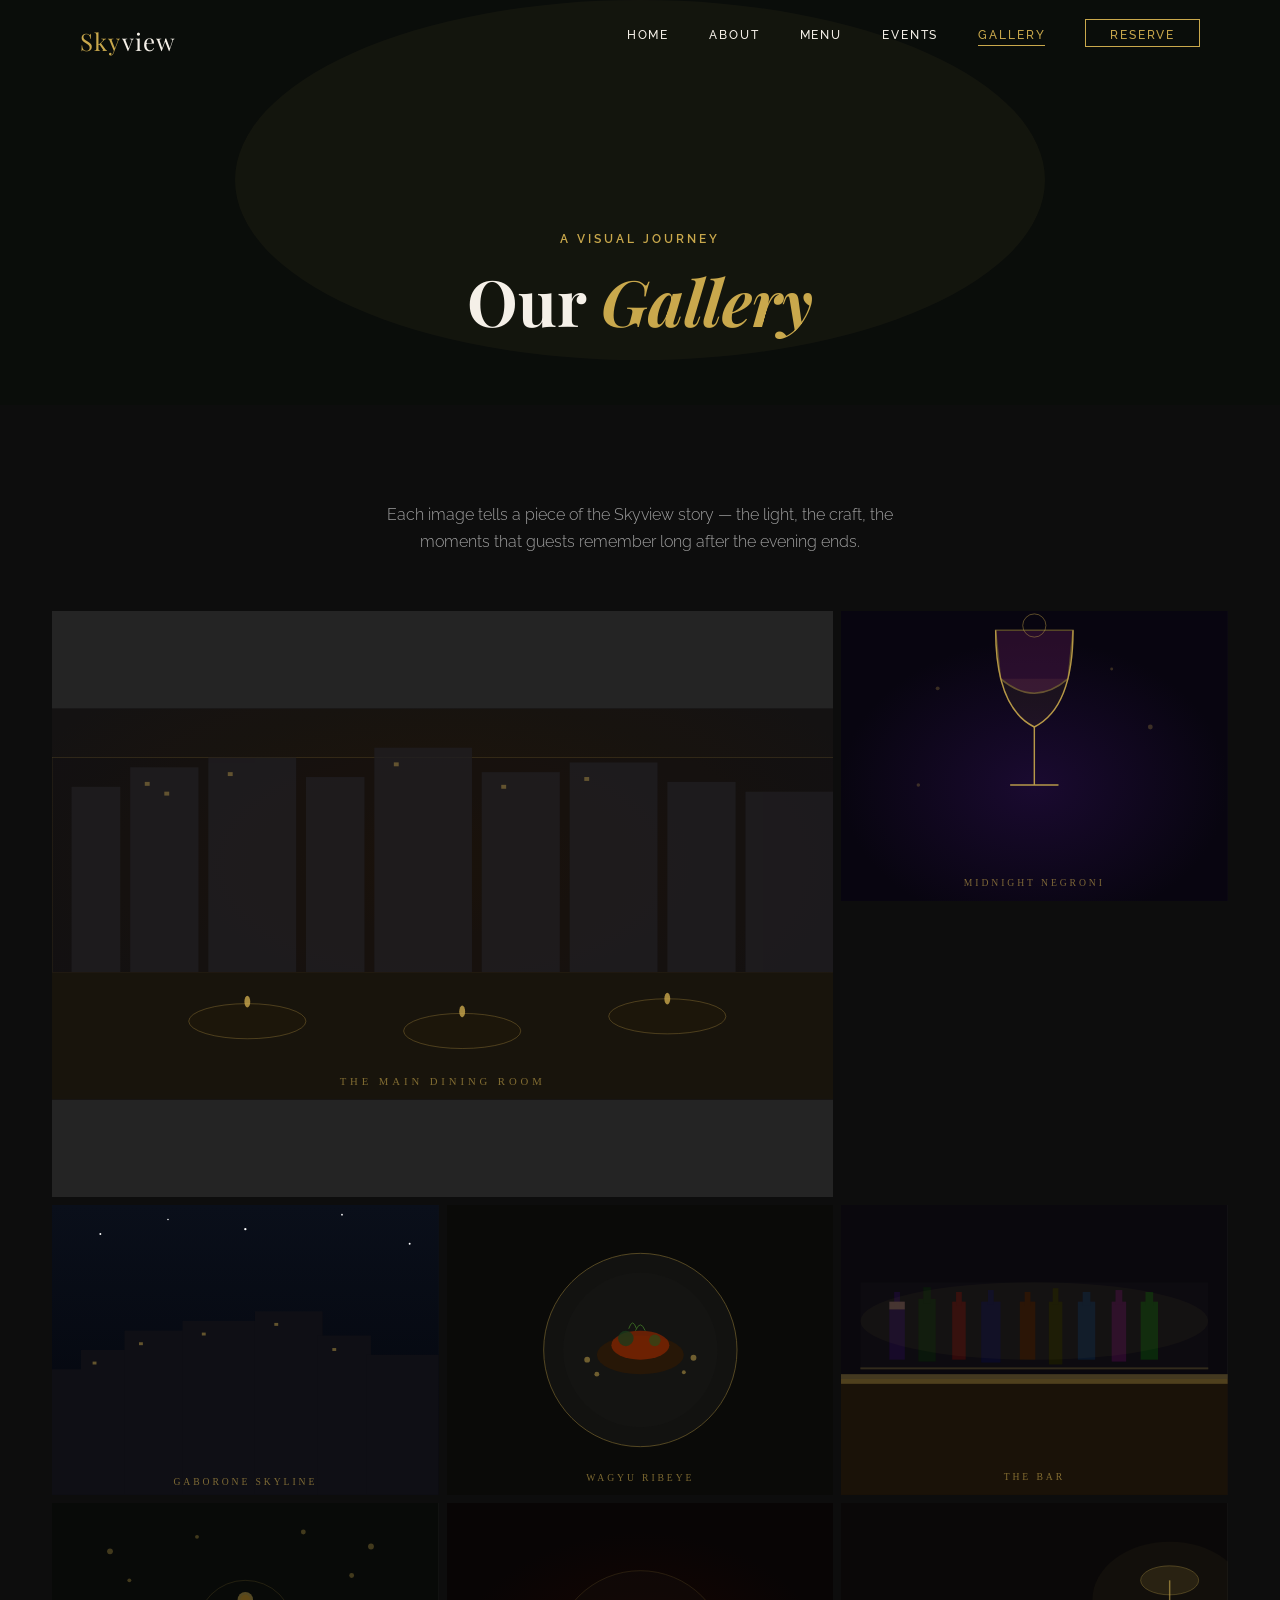
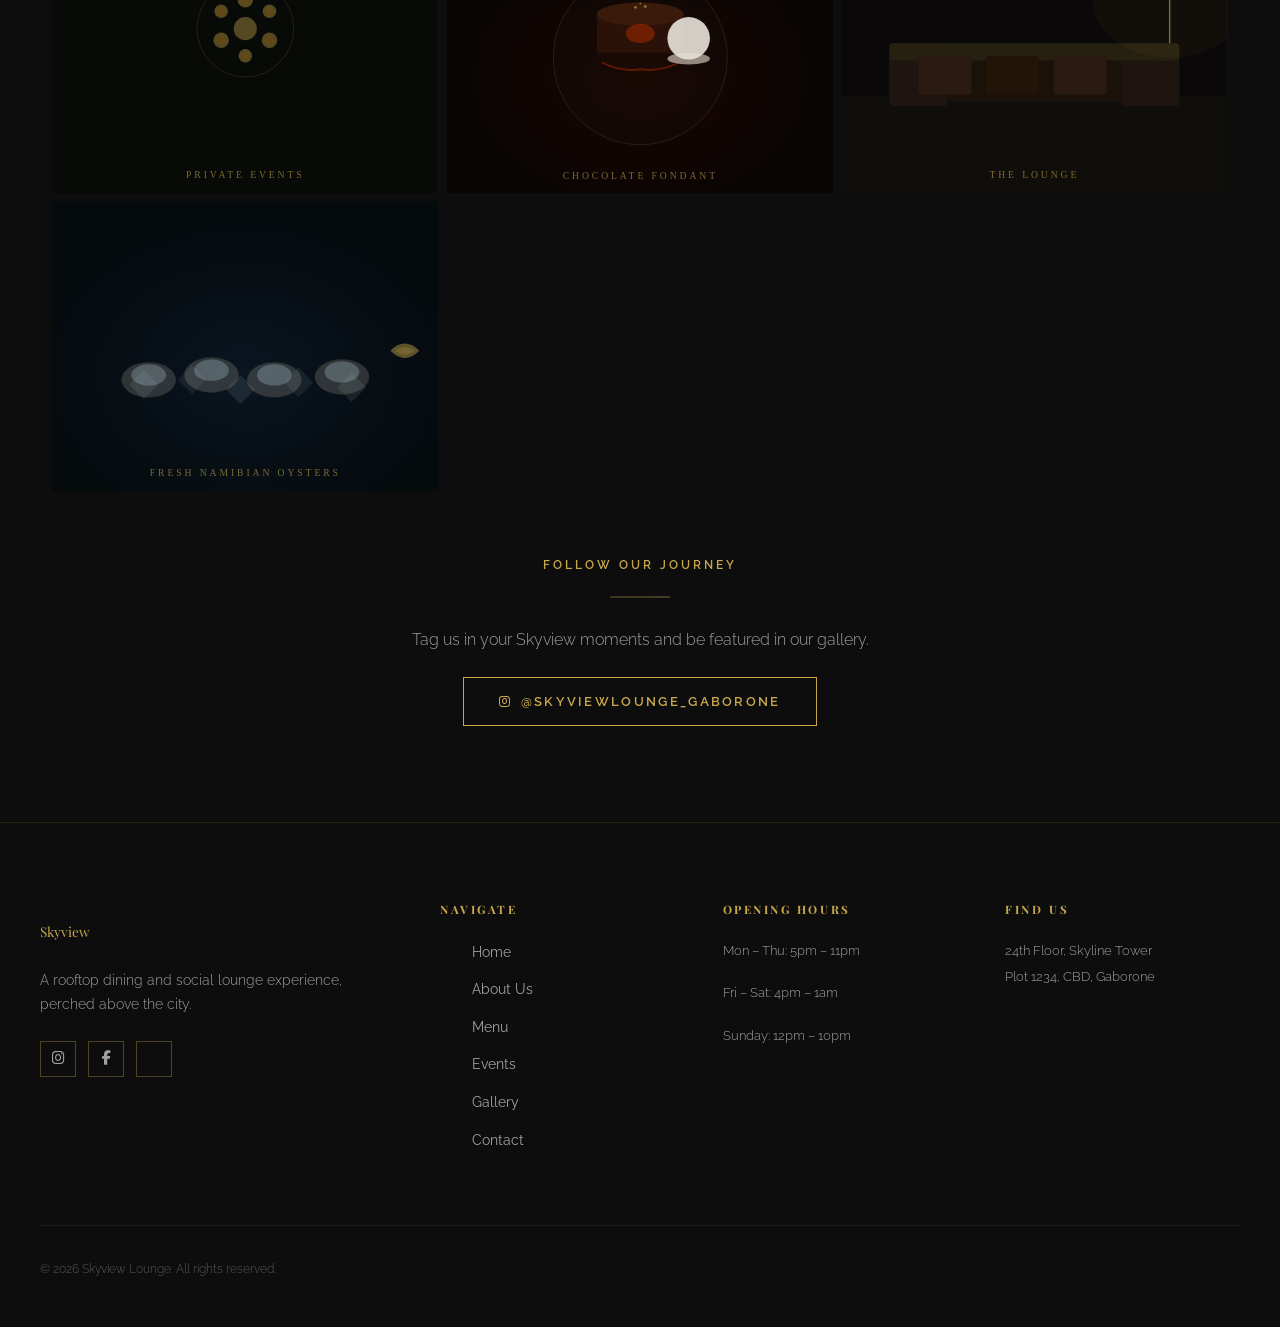
<file: pages/gallery.html>
<!DOCTYPE html>
<html lang="en">
<head>
  <meta charset="UTF-8" />
  <meta name="viewport" content="width=device-width, initial-scale=1.0" />
  <meta name="description" content="Gallery of Skyview Lounge — view our elegant interior, signature dishes, cocktails, panoramic views and event moments." />
  <title>Gallery | Skyview Lounge</title>
  <link rel="stylesheet" href="https://cdn.jsdelivr.net/npm/bootstrap@5.3.2/dist/css/bootstrap.min.css" />
  <link rel="stylesheet" href="https://cdnjs.cloudflare.com/ajax/libs/font-awesome/6.5.0/css/all.min.css" />
  <link rel="stylesheet" href="../css/style.css" />
</head>
<body>

  <!-- NAVBAR -->
  <nav id="navbar" role="navigation" aria-label="Main navigation">
    <div class="nav-inner">
      <a href="../index.html" class="nav-logo">Sky<span>view</span></a>
      <button class="hamburger" id="hamburger" aria-label="Toggle mobile menu">
        <span></span><span></span><span></span>
      </button>
      <ul class="nav-links" role="list">
        <li><a href="../index.html">Home</a></li>
        <li><a href="about.html">About</a></li>
        <li><a href="menu.html">Menu</a></li>
        <li><a href="events.html">Events</a></li>
        <li><a href="gallery.html" class="active">Gallery</a></li>
        <li><a href="contact.html" class="nav-cta">Reserve</a></li>
      </ul>
    </div>
  </nav>

  <!-- PAGE HEADER -->
  <header class="page-header" style="padding-top:8rem;">
    <div class="page-header-bg" aria-hidden="true">
      <svg viewBox="0 0 1440 450" xmlns="http://www.w3.org/2000/svg" preserveAspectRatio="xMidYMid slice" style="width:100%;height:100%;position:absolute;inset:0;">
        <rect width="1440" height="450" fill="#0a0d0a"/>
        <ellipse cx="720" cy="200" rx="450" ry="200" fill="#C9A84C" opacity="0.05"/>
      </svg>
    </div>
    <div class="page-header-content">
      <span class="section-label">A Visual Journey</span>
      <h1>Our <em class="italic gold-text">Gallery</em></h1>
    </div>
  </header>

  <!-- GALLERY -->
  <section class="section section-dark" aria-label="Photo gallery">
    <div class="container">
      <div class="text-center" style="max-width:520px;margin:0 auto 3.5rem;">
        <p>Each image tells a piece of the Skyview story — the light, the craft, the moments that guests remember long after the evening ends.</p>
      </div>

      <!-- Gallery grid with SVG illustrations as placeholders -->
      <div class="gallery-grid" role="list">

        <!-- Large feature -->
        <div class="gallery-item reveal" role="listitem" aria-label="Interior panoramic view" data-src="#" tabindex="0">
          <svg viewBox="0 0 800 400" xmlns="http://www.w3.org/2000/svg" style="width:100%;height:100%;" aria-hidden="true">
            <rect width="800" height="400" fill="#0d0d10"/>
            <defs>
              <radialGradient id="g1" cx="50%" cy="40%" r="60%">
                <stop offset="0%" stop-color="#1a1006"/>
                <stop offset="100%" stop-color="#0d0d10"/>
              </radialGradient>
            </defs>
            <rect width="800" height="400" fill="url(#g1)"/>
            <!-- Panorama windows -->
            <rect x="0" y="50" width="800" height="220" fill="#080810" stroke="#C9A84C" stroke-width="0.5" opacity="0.3"/>
            <!-- City through windows -->
            <g fill="#1a1a20" opacity="0.8">
              <rect x="20" y="80" width="50" height="190"/><rect x="80" y="60" width="70" height="210"/>
              <rect x="160" y="50" width="90" height="220"/><rect x="260" y="70" width="60" height="200"/>
              <rect x="330" y="40" width="100" height="230"/><rect x="440" y="65" width="80" height="205"/>
              <rect x="530" y="55" width="90" height="215"/><rect x="630" y="75" width="70" height="195"/>
              <rect x="710" y="85" width="90" height="185"/>
            </g>
            <g fill="#C9A84C" opacity="0.4">
              <rect x="95" y="75" width="5" height="4"/><rect x="115" y="85" width="5" height="4"/>
              <rect x="180" y="65" width="5" height="4"/><rect x="350" y="55" width="5" height="4"/>
              <rect x="460" y="78" width="5" height="4"/><rect x="545" y="70" width="5" height="4"/>
            </g>
            <!-- Floor -->
            <rect x="0" y="270" width="800" height="130" fill="#120f0a"/>
            <!-- Tables -->
            <ellipse cx="200" cy="320" rx="60" ry="18" fill="#1a1408" stroke="#C9A84C" stroke-width="0.5" opacity="0.6"/>
            <ellipse cx="420" cy="330" rx="60" ry="18" fill="#1a1408" stroke="#C9A84C" stroke-width="0.5" opacity="0.6"/>
            <ellipse cx="630" cy="315" rx="60" ry="18" fill="#1a1408" stroke="#C9A84C" stroke-width="0.5" opacity="0.6"/>
            <!-- Candles -->
            <ellipse cx="200" cy="300" rx="3" ry="6" fill="#C9A84C" opacity="0.8"/>
            <ellipse cx="420" cy="310" rx="3" ry="6" fill="#C9A84C" opacity="0.8"/>
            <ellipse cx="630" cy="297" rx="3" ry="6" fill="#C9A84C" opacity="0.8"/>
            <!-- Warm overlay -->
            <rect width="800" height="400" fill="rgba(201,168,76,0.03)"/>
            <!-- Caption -->
            <text x="400" y="385" text-anchor="middle" font-family="Georgia, serif" font-size="11" fill="#C9A84C" letter-spacing="4" opacity="0.6">THE MAIN DINING ROOM</text>
          </svg>
          <div class="gallery-overlay"><span>&#43;</span></div>
        </div>

        <!-- Cocktail -->
        <div class="gallery-item reveal" role="listitem" aria-label="Signature cocktail" data-src="#" tabindex="0">
          <svg viewBox="0 0 400 300" xmlns="http://www.w3.org/2000/svg" style="width:100%;height:100%;" aria-hidden="true">
            <rect width="400" height="300" fill="#080510"/>
            <defs><radialGradient id="g2" cx="50%" cy="60%" r="50%"><stop offset="0%" stop-color="#1a0a30"/><stop offset="100%" stop-color="#080510"/></radialGradient></defs>
            <rect width="400" height="300" fill="url(#g2)"/>
            <!-- Coupe glass -->
            <g transform="translate(160, 20)" fill="none" stroke="#C9A84C" stroke-width="1.5" opacity="0.9">
              <path d="M0,0 Q0,80 40,100 Q80,80 80,0 Z" fill="#C9A84C" opacity="0.08"/>
              <path d="M0,0 Q0,80 40,100 Q80,80 80,0"/>
              <path d="M5,50 Q40,80 75,50" fill="#C9A84C" opacity="0.15"/>
              <!-- Liquid -->
              <path d="M5,50 Q40,80 75,50 L80,0 L0,0 Z" fill="#4a0a50" opacity="0.4"/>
              <line x1="40" y1="100" x2="40" y2="160"/><line x1="15" y1="160" x2="65" y2="160"/>
              <!-- Garnish -->
              <circle cx="40" cy="-5" r="12" fill="none" stroke="#C9A84C" stroke-width="1" opacity="0.5"/>
            </g>
            <!-- Particles -->
            <g fill="#C9A84C" opacity="0.25">
              <circle cx="100" cy="80" r="2"/><circle cx="280" cy="60" r="1.5"/>
              <circle cx="320" cy="120" r="2.5"/><circle cx="80" cy="180" r="1.8"/>
            </g>
            <text x="200" y="285" text-anchor="middle" font-family="Georgia, serif" font-size="10" fill="#C9A84C" letter-spacing="3" opacity="0.6">MIDNIGHT NEGRONI</text>
          </svg>
          <div class="gallery-overlay"><span>&#43;</span></div>
        </div>

        <!-- View -->
        <div class="gallery-item reveal" role="listitem" aria-label="City view from rooftop" data-src="#" tabindex="0">
          <svg viewBox="0 0 400 300" xmlns="http://www.w3.org/2000/svg" style="width:100%;height:100%;" aria-hidden="true">
            <rect width="400" height="300" fill="#05080f"/>
            <defs><linearGradient id="sky3" x1="0" y1="0" x2="0" y2="1"><stop offset="0%" stop-color="#0a0f1a"/><stop offset="70%" stop-color="#050810"/><stop offset="100%" stop-color="#0a0808"/></linearGradient></defs>
            <rect width="400" height="300" fill="url(#sky3)"/>
            <!-- Stars -->
            <g fill="#fff"><circle cx="50" cy="30" r="1"/><circle cx="120" cy="15" r="0.8"/><circle cx="200" cy="25" r="1.2"/><circle cx="300" cy="10" r="0.9"/><circle cx="370" cy="40" r="1"/></g>
            <!-- City silhouette -->
            <g fill="#0f0f15">
              <rect x="0" y="170" width="35" height="130"/><rect x="30" y="150" width="50" height="150"/>
              <rect x="75" y="130" width="65" height="170"/><rect x="135" y="120" width="80" height="180"/>
              <rect x="210" y="110" width="70" height="190"/><rect x="275" y="135" width="55" height="165"/>
              <rect x="325" y="155" width="75" height="145"/>
            </g>
            <g fill="#C9A84C" opacity="0.45">
              <rect x="42" y="162" width="4" height="3"/><rect x="90" y="142" width="4" height="3"/>
              <rect x="155" y="132" width="4" height="3"/><rect x="230" y="122" width="4" height="3"/>
              <rect x="290" y="148" width="4" height="3"/>
            </g>
            <text x="200" y="290" text-anchor="middle" font-family="Georgia, serif" font-size="10" fill="#C9A84C" letter-spacing="3" opacity="0.6">GABORONE SKYLINE</text>
          </svg>
          <div class="gallery-overlay"><span>&#43;</span></div>
        </div>

        <!-- Food plate -->
        <div class="gallery-item reveal" role="listitem" aria-label="Signature dish plating" data-src="#" tabindex="0">
          <svg viewBox="0 0 400 300" xmlns="http://www.w3.org/2000/svg" style="width:100%;height:100%;" aria-hidden="true">
            <rect width="400" height="300" fill="#0a0a08"/>
            <!-- Plate -->
            <circle cx="200" cy="150" r="100" fill="#1a1a18" stroke="#C9A84C" stroke-width="0.8" opacity="0.5"/>
            <circle cx="200" cy="150" r="80" fill="#141412"/>
            <!-- Food elements -->
            <ellipse cx="200" cy="155" rx="45" ry="20" fill="#2a1806" opacity="0.9"/>
            <ellipse cx="200" cy="145" rx="30" ry="15" fill="#8B2500" opacity="0.7"/>
            <circle cx="185" cy="138" r="8" fill="#1a3a1a" opacity="0.8"/>
            <circle cx="215" cy="140" r="6" fill="#2a4a1a" opacity="0.7"/>
            <!-- Sauce dots -->
            <g fill="#C9A84C" opacity="0.5">
              <circle cx="145" cy="160" r="3"/><circle cx="155" cy="175" r="2.5"/>
              <circle cx="255" cy="158" r="3"/><circle cx="245" cy="173" r="2"/>
            </g>
            <!-- Micro herbs -->
            <g stroke="#4a8a2a" stroke-width="1" fill="none" opacity="0.7">
              <path d="M195,130 Q200,118 205,130"/><path d="M188,128 Q192,116 196,128"/>
            </g>
            <text x="200" y="285" text-anchor="middle" font-family="Georgia, serif" font-size="10" fill="#C9A84C" letter-spacing="3" opacity="0.6">WAGYU RIBEYE</text>
          </svg>
          <div class="gallery-overlay"><span>&#43;</span></div>
        </div>

        <!-- Bar area -->
        <div class="gallery-item reveal" role="listitem" aria-label="The bar" data-src="#" tabindex="0">
          <svg viewBox="0 0 400 300" xmlns="http://www.w3.org/2000/svg" style="width:100%;height:100%;" aria-hidden="true">
            <rect width="400" height="300" fill="#0a080d"/>
            <!-- Bar counter -->
            <rect x="0" y="180" width="400" height="120" fill="#1a1208"/>
            <rect x="0" y="175" width="400" height="10" fill="#C9A84C" opacity="0.3"/>
            <!-- Bottles on shelf -->
            <rect x="20" y="80" width="360" height="90" fill="#0d0b10"/>
            <rect x="20" y="168" width="360" height="2" fill="#C9A84C" opacity="0.2"/>
            <g opacity="0.8">
              <!-- Bottle shapes -->
              <g transform="translate(50,90)"><rect x="0" y="10" width="16" height="60" fill="#1a0a30"/><rect x="5" y="0" width="6" height="15" fill="#1a0a30"/><rect x="0" y="10" width="16" height="8" fill="#C9A84C" opacity="0.3"/></g>
              <g transform="translate(80,85)"><rect x="0" y="12" width="18" height="65" fill="#0a1a0a"/><rect x="5" y="0" width="8" height="17" fill="#0a1a0a"/></g>
              <g transform="translate(115,90)"><rect x="0" y="10" width="14" height="60" fill="#3a0a0a"/><rect x="4" y="0" width="6" height="14" fill="#3a0a0a"/></g>
              <g transform="translate(145,88)"><rect x="0" y="12" width="20" height="63" fill="#0a0a2a"/><rect x="7" y="0" width="6" height="15" fill="#0a0a2a"/></g>
              <g transform="translate(185,90)"><rect x="0" y="10" width="16" height="60" fill="#2a1000"/><rect x="5" y="0" width="6" height="14" fill="#2a1000"/></g>
              <g transform="translate(215,86)"><rect x="0" y="14" width="14" height="65" fill="#1a1a00"/><rect x="4" y="0" width="6" height="17" fill="#1a1a00"/></g>
              <g transform="translate(245,90)"><rect x="0" y="10" width="18" height="60" fill="#0a1a30"/><rect x="5" y="0" width="8" height="14" fill="#0a1a30"/></g>
              <g transform="translate(280,88)"><rect x="0" y="12" width="15" height="62" fill="#300a30"/><rect x="4" y="0" width="7" height="15" fill="#300a30"/></g>
              <g transform="translate(310,90)"><rect x="0" y="10" width="18" height="60" fill="#0a300a"/><rect x="5" y="0" width="8" height="14" fill="#0a300a"/></g>
            </g>
            <!-- Lighting effect -->
            <ellipse cx="200" cy="120" rx="180" ry="40" fill="#C9A84C" opacity="0.04"/>
            <text x="200" y="285" text-anchor="middle" font-family="Georgia, serif" font-size="10" fill="#C9A84C" letter-spacing="3" opacity="0.6">THE BAR</text>
          </svg>
          <div class="gallery-overlay"><span>&#43;</span></div>
        </div>

        <!-- Private event -->
        <div class="gallery-item reveal" role="listitem" aria-label="Private event setup" data-src="#" tabindex="0">
          <svg viewBox="0 0 400 300" xmlns="http://www.w3.org/2000/svg" style="width:100%;height:100%;" aria-hidden="true">
            <rect width="400" height="300" fill="#080a08"/>
            <!-- Floral centrepiece suggestion -->
            <g transform="translate(200,130)">
              <circle cx="0" cy="0" r="50" fill="none" stroke="#C9A84C" stroke-width="0.5" opacity="0.3"/>
              <g fill="#C9A84C" opacity="0.4">
                <circle cx="0" cy="-30" r="8"/><circle cx="25" cy="-18" r="7"/><circle cx="25" cy="12" r="8"/>
                <circle cx="0" cy="28" r="7"/><circle cx="-25" cy="12" r="8"/><circle cx="-25" cy="-18" r="7"/>
                <circle cx="0" cy="0" r="12"/>
              </g>
              <g fill="#6B4A0A" opacity="0.5">
                <circle cx="0" cy="-30" r="5"/><circle cx="25" cy="-18" r="4.5"/><circle cx="25" cy="12" r="5"/>
                <circle cx="0" cy="28" r="4.5"/><circle cx="-25" cy="12" r="5"/><circle cx="-25" cy="-18" r="4.5"/>
              </g>
            </g>
            <!-- Confetti -->
            <g fill="#C9A84C" opacity="0.3">
              <circle cx="60" cy="50" r="3"/><circle cx="80" cy="80" r="2"/><circle cx="330" cy="45" r="3"/>
              <circle cx="310" cy="75" r="2.5"/><circle cx="150" cy="35" r="2"/><circle cx="260" cy="30" r="2.5"/>
            </g>
            <text x="200" y="285" text-anchor="middle" font-family="Georgia, serif" font-size="10" fill="#C9A84C" letter-spacing="3" opacity="0.6">PRIVATE EVENTS</text>
          </svg>
          <div class="gallery-overlay"><span>&#43;</span></div>
        </div>

        <!-- Dessert -->
        <div class="gallery-item reveal" role="listitem" aria-label="Chocolate fondant dessert" data-src="#" tabindex="0">
          <svg viewBox="0 0 400 300" xmlns="http://www.w3.org/2000/svg" style="width:100%;height:100%;" aria-hidden="true">
            <rect width="400" height="300" fill="#080505"/>
            <defs><radialGradient id="g7" cx="50%" cy="60%" r="50%"><stop offset="0%" stop-color="#1a0500"/><stop offset="100%" stop-color="#080505"/></radialGradient></defs>
            <rect width="400" height="300" fill="url(#g7)"/>
            <!-- Plate -->
            <circle cx="200" cy="160" r="90" fill="#151210" stroke="#C9A84C" stroke-width="0.5" opacity="0.3"/>
            <!-- Fondant cake -->
            <ellipse cx="200" cy="155" rx="45" ry="20" fill="#1a0a05"/>
            <rect x="155" y="115" width="90" height="40" rx="3" fill="#2a1208"/>
            <ellipse cx="200" cy="115" rx="45" ry="12" fill="#3a1a0a"/>
            <!-- Molten centre effect -->
            <ellipse cx="200" cy="135" rx="15" ry="10" fill="#8B2500" opacity="0.7"/>
            <!-- Sauce -->
            <path d="M160,165 Q180,175 200,172 Q220,175 240,165" stroke="#8B2500" stroke-width="2" fill="none" opacity="0.6"/>
            <!-- Ice cream scoop -->
            <circle cx="250" cy="140" r="22" fill="#f5f0e8" opacity="0.85"/>
            <ellipse cx="250" cy="161" rx="22" ry="6" fill="#e8e0d0" opacity="0.6"/>
            <!-- Gold flake dots -->
            <g fill="#C9A84C" opacity="0.6"><circle cx="195" cy="108" r="1.5"/><circle cx="200" cy="104" r="1"/><circle cx="205" cy="107" r="1.5"/></g>
            <text x="200" y="285" text-anchor="middle" font-family="Georgia, serif" font-size="10" fill="#C9A84C" letter-spacing="3" opacity="0.6">CHOCOLATE FONDANT</text>
          </svg>
          <div class="gallery-overlay"><span>&#43;</span></div>
        </div>

        <!-- Lounge area -->
        <div class="gallery-item reveal" role="listitem" aria-label="Lounge seating area" data-src="#" tabindex="0">
          <svg viewBox="0 0 400 300" xmlns="http://www.w3.org/2000/svg" style="width:100%;height:100%;" aria-hidden="true">
            <rect width="400" height="300" fill="#0a0808"/>
            <!-- Floor -->
            <rect x="0" y="200" width="400" height="100" fill="#100e0a"/>
            <!-- Sofa suggestion -->
            <rect x="50" y="155" width="300" height="50" rx="5" fill="#1a1208"/>
            <rect x="50" y="145" width="60" height="65" rx="4" fill="#1e1410"/>
            <rect x="290" y="145" width="60" height="65" rx="4" fill="#1e1410"/>
            <rect x="50" y="145" width="300" height="18" rx="4" fill="#252010"/>
            <!-- Cushions -->
            <rect x="80" y="158" width="55" height="40" rx="4" fill="#2a1a10"/><rect x="150" y="158" width="55" height="40" rx="4" fill="#221508"/>
            <rect x="220" y="158" width="55" height="40" rx="4" fill="#2a1a10"/>
            <!-- Ambient lamp -->
            <line x1="340" y1="80" x2="340" y2="145" stroke="#C9A84C" stroke-width="1.5" opacity="0.6"/>
            <ellipse cx="340" cy="80" rx="30" ry="15" fill="#C9A84C" opacity="0.12"/>
            <ellipse cx="340" cy="80" rx="30" ry="15" fill="none" stroke="#C9A84C" stroke-width="1" opacity="0.3"/>
            <ellipse cx="340" cy="220" rx="20" ry="5" fill="#100e0a"/>
            <!-- Glow -->
            <ellipse cx="340" cy="100" rx="80" ry="60" fill="#C9A84C" opacity="0.04"/>
            <text x="200" y="285" text-anchor="middle" font-family="Georgia, serif" font-size="10" fill="#C9A84C" letter-spacing="3" opacity="0.6">THE LOUNGE</text>
          </svg>
          <div class="gallery-overlay"><span>&#43;</span></div>
        </div>

        <!-- Oysters -->
        <div class="gallery-item reveal" role="listitem" aria-label="Fresh oysters starter" data-src="#" tabindex="0">
          <svg viewBox="0 0 400 300" xmlns="http://www.w3.org/2000/svg" style="width:100%;height:100%;" aria-hidden="true">
            <rect width="400" height="300" fill="#050a0d"/>
            <defs><radialGradient id="g9" cx="50%" cy="60%" r="55%"><stop offset="0%" stop-color="#0a1520"/><stop offset="100%" stop-color="#050a0d"/></radialGradient></defs>
            <rect width="400" height="300" fill="url(#g9)"/>
            <!-- Oyster shells on ice suggestion -->
            <g opacity="0.8">
              <!-- Ice chips -->
              <polygon points="80,190 95,175 110,190 95,205" fill="#b0c8d8" opacity="0.15"/>
              <polygon points="130,185 145,170 160,185 145,200" fill="#b0c8d8" opacity="0.12"/>
              <polygon points="180,195 195,180 210,195 195,210" fill="#b0c8d8" opacity="0.15"/>
              <polygon points="240,188 255,172 270,188 255,203" fill="#b0c8d8" opacity="0.12"/>
              <polygon points="295,193 310,178 325,193 310,208" fill="#b0c8d8" opacity="0.14"/>
              <!-- Oyster shells -->
              <ellipse cx="100" cy="185" rx="28" ry="18" fill="#d0c8b8" opacity="0.25" stroke="#C9A84C" stroke-width="0.5"/>
              <ellipse cx="100" cy="180" rx="18" ry="11" fill="#b0c8d0" opacity="0.4"/>
              <ellipse cx="165" cy="180" rx="28" ry="18" fill="#d0c8b8" opacity="0.25" stroke="#C9A84C" stroke-width="0.5"/>
              <ellipse cx="165" cy="175" rx="18" ry="11" fill="#b0c8d0" opacity="0.4"/>
              <ellipse cx="230" cy="185" rx="28" ry="18" fill="#d0c8b8" opacity="0.25" stroke="#C9A84C" stroke-width="0.5"/>
              <ellipse cx="230" cy="180" rx="18" ry="11" fill="#b0c8d0" opacity="0.4"/>
              <ellipse cx="300" cy="182" rx="28" ry="18" fill="#d0c8b8" opacity="0.25" stroke="#C9A84C" stroke-width="0.5"/>
              <ellipse cx="300" cy="177" rx="18" ry="11" fill="#b0c8d0" opacity="0.4"/>
            </g>
            <!-- Lemon wedge -->
            <g transform="translate(350,155)">
              <path d="M0,0 Q15,-15 30,0 Q15,15 0,0" fill="#C9A84C" opacity="0.45"/>
              <path d="M5,0 Q15,-8 25,0 Q15,8 5,0" fill="#C9A84C" opacity="0.2"/>
            </g>
            <text x="200" y="285" text-anchor="middle" font-family="Georgia, serif" font-size="10" fill="#C9A84C" letter-spacing="3" opacity="0.6">FRESH NAMIBIAN OYSTERS</text>
          </svg>
          <div class="gallery-overlay"><span>&#43;</span></div>
        </div>

      </div>

      <!-- Instagram CTA -->
      <div class="text-center reveal" style="margin-top:4rem;">
        <span class="section-label">Follow Our Journey</span>
        <hr class="gold-divider centered" />
        <p style="margin-bottom:1.5rem;">Tag us in your Skyview moments and be featured in our gallery.</p>
        <a href="#" class="btn-outline"><i class="fa-brands fa-instagram" style="margin-right:0.5rem;"></i>@skyviewlounge_gaborone</a>
      </div>
    </div>
  </section>

  <!-- LIGHTBOX -->
  <div id="lightbox" class="lightbox" role="dialog" aria-modal="true" aria-label="Image viewer">
    <button id="lightbox-close" class="lightbox-close" aria-label="Close image viewer">&times;</button>
    <svg id="lightbox-img" class="lightbox-img" viewBox="0 0 800 500" xmlns="http://www.w3.org/2000/svg">
      <rect width="800" height="500" fill="#1a1a1a"/>
      <text x="400" y="260" text-anchor="middle" font-family="Georgia, serif" font-size="18" fill="#C9A84C" opacity="0.6">Skyview Lounge</text>
    </svg>
  </div>

  <!-- FOOTER -->
  <footer class="footer" role="contentinfo">
    <div class="footer-inner">
      <div class="footer-brand">
        <p class="footer-brand-name">Skyview</p>
        <p>A rooftop dining and social lounge experience, perched above the city.</p>
        <div class="social-links">
          <a href="#" class="social-link" aria-label="Instagram"><i class="fa-brands fa-instagram"></i></a>
          <a href="#" class="social-link" aria-label="Facebook"><i class="fa-brands fa-facebook-f"></i></a>
          <a href="#" class="social-link" aria-label="TripAdvisor"><i class="fa-brands fa-tripadvisor"></i></a>
        </div>
      </div>
      <div class="footer-col">
        <h5>Navigate</h5>
        <ul>
          <li><a href="../index.html">Home</a></li>
          <li><a href="about.html">About Us</a></li>
          <li><a href="menu.html">Menu</a></li>
          <li><a href="events.html">Events</a></li>
          <li><a href="gallery.html">Gallery</a></li>
          <li><a href="contact.html">Contact</a></li>
        </ul>
      </div>
      <div class="footer-col">
        <h5>Opening Hours</h5>
        <div class="footer-hours">
          <p>Mon – Thu: 5pm – 11pm</p>
          <p>Fri – Sat: 4pm – 1am</p>
          <p>Sunday: 12pm – 10pm</p>
        </div>
      </div>
      <div class="footer-col">
        <h5>Find Us</h5>
        <p class="footer-hours">24th Floor, Skyline Tower<br>Plot 1234, CBD, Gaborone</p>
      </div>
    </div>
    <div class="footer-bottom">
      <p style="color:rgba(160,160,160,0.5);">&copy; 2026 Skyview Lounge. All rights reserved.</p>
    </div>
  </footer>
  <button id="back-to-top" aria-label="Back to top"><i class="fa-solid fa-chevron-up"></i></button>

  <script src="https://cdn.jsdelivr.net/npm/bootstrap@5.3.2/dist/js/bootstrap.bundle.min.js"></script>
  <script src="../js/main.js"></script>
</body>
</html>
</file>
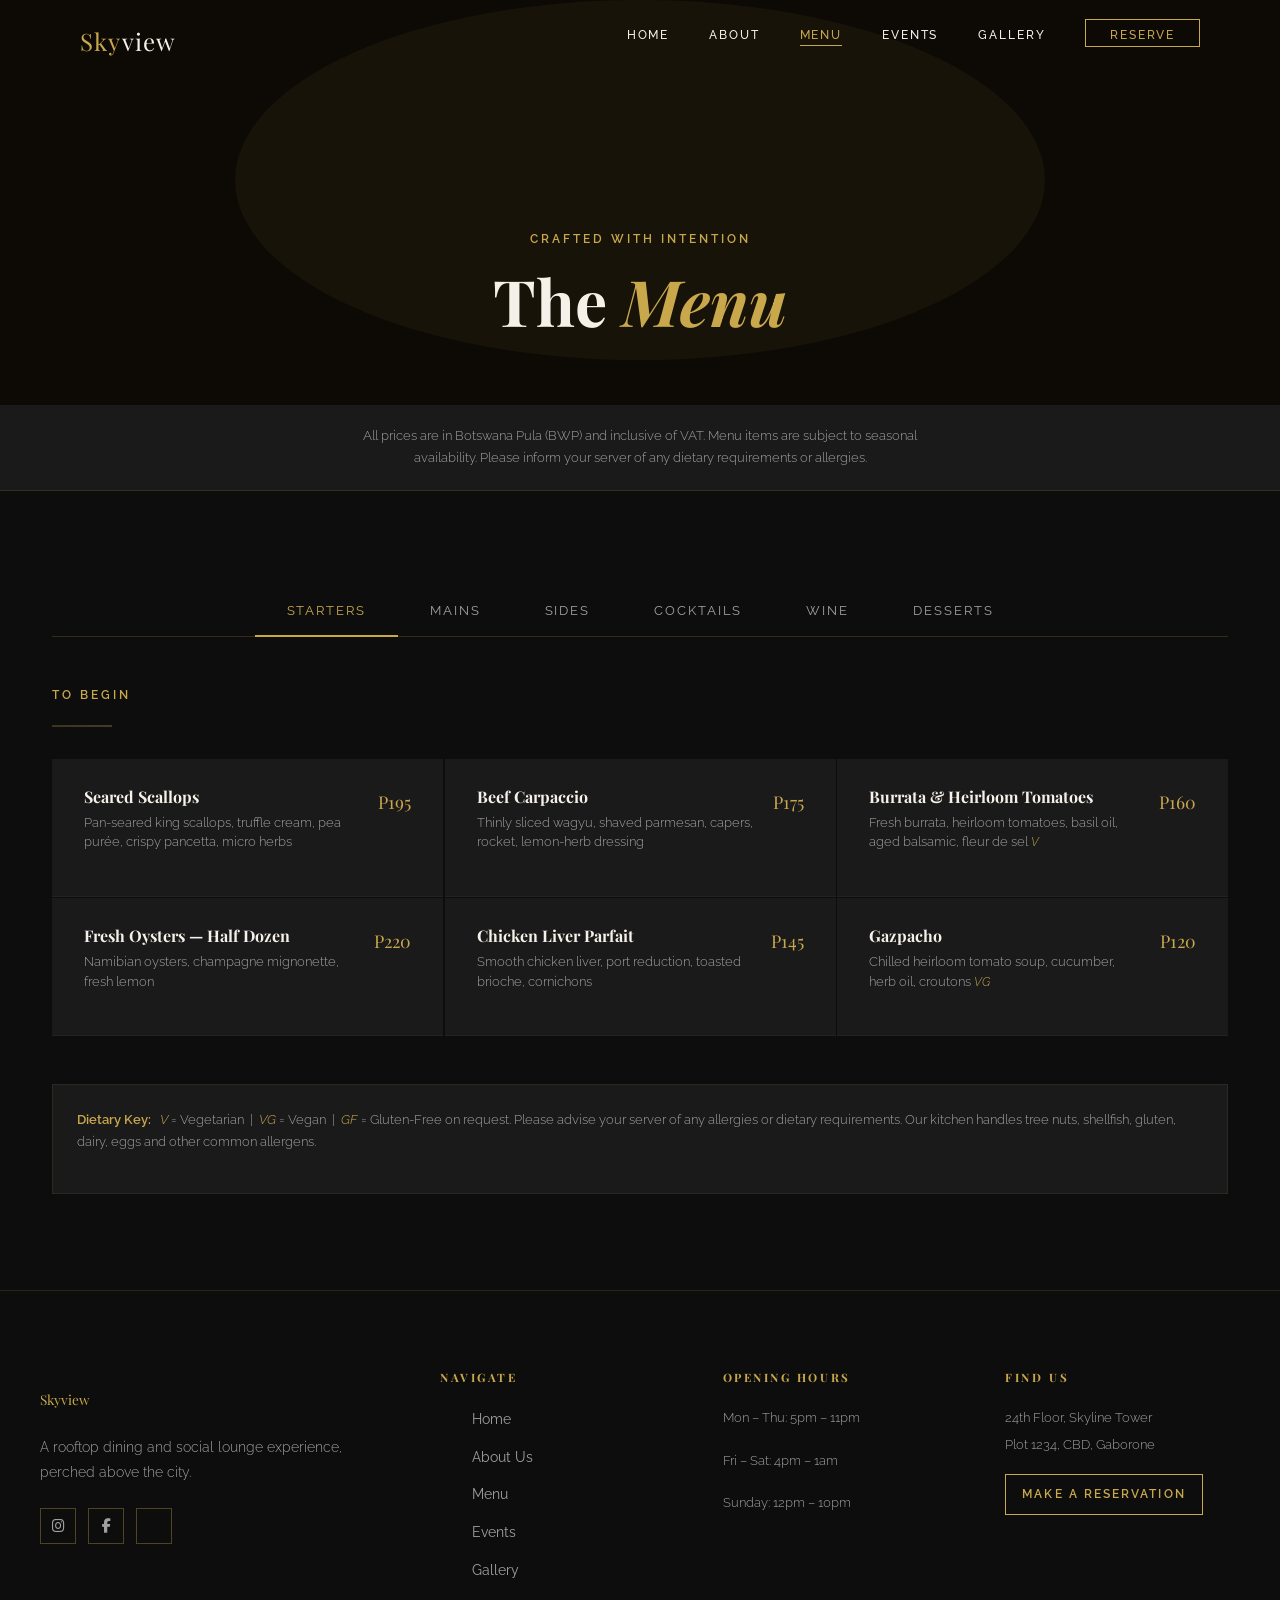
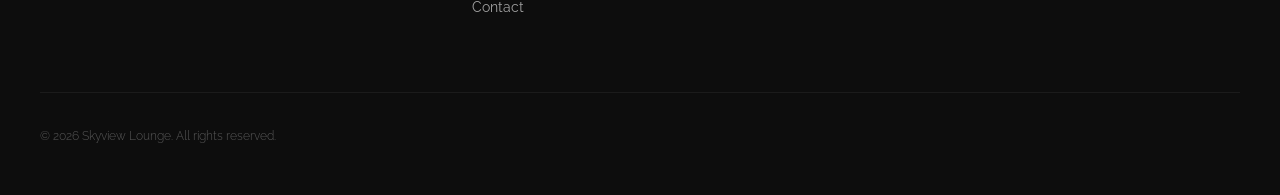
<file: pages/menu.html>
<!DOCTYPE html>
<html lang="en">
<head>
  <meta charset="UTF-8" />
  <meta name="viewport" content="width=device-width, initial-scale=1.0" />
  <meta name="description" content="Explore the full Skyview Lounge menu — fine dining starters, signature mains, handcrafted cocktails, wines and desserts." />
  <title>Menu | Skyview Lounge</title>
  <link rel="stylesheet" href="https://cdn.jsdelivr.net/npm/bootstrap@5.3.2/dist/css/bootstrap.min.css" />
  <link rel="stylesheet" href="https://cdnjs.cloudflare.com/ajax/libs/font-awesome/6.5.0/css/all.min.css" />
  <link rel="stylesheet" href="../css/style.css" />
</head>
<body>

  <!-- NAVBAR -->
  <nav id="navbar" role="navigation" aria-label="Main navigation">
    <div class="nav-inner">
      <a href="../index.html" class="nav-logo">Sky<span>view</span></a>
      <button class="hamburger" id="hamburger" aria-label="Toggle mobile menu">
        <span></span><span></span><span></span>
      </button>
      <ul class="nav-links" role="list">
        <li><a href="../index.html">Home</a></li>
        <li><a href="about.html">About</a></li>
        <li><a href="menu.html" class="active">Menu</a></li>
        <li><a href="events.html">Events</a></li>
        <li><a href="gallery.html">Gallery</a></li>
        <li><a href="contact.html" class="nav-cta">Reserve</a></li>
      </ul>
    </div>
  </nav>

  <!-- PAGE HEADER -->
  <header class="page-header" style="padding-top:8rem;">
    <div class="page-header-bg" aria-hidden="true">
      <svg viewBox="0 0 1440 450" xmlns="http://www.w3.org/2000/svg" preserveAspectRatio="xMidYMid slice" style="width:100%;height:100%;position:absolute;inset:0;">
        <rect width="1440" height="450" fill="#0d0a05"/>
        <ellipse cx="720" cy="200" rx="450" ry="200" fill="#C9A84C" opacity="0.06"/>
      </svg>
    </div>
    <div class="page-header-content">
      <span class="section-label">Crafted With Intention</span>
      <h1>The <em class="italic gold-text">Menu</em></h1>
    </div>
  </header>

  <!-- MENU NOTE -->
  <div style="background:var(--dark-2);border-bottom:1px solid rgba(201,168,76,0.15);padding:1.25rem 2rem;text-align:center;">
    <p style="font-size:0.82rem;max-width:600px;margin:0 auto;">All prices are in Botswana Pula (BWP) and inclusive of VAT. Menu items are subject to seasonal availability. Please inform your server of any dietary requirements or allergies.</p>
  </div>

  <!-- FULL MENU -->
  <section class="section section-dark" aria-label="Full menu">
    <div class="container">
      <div class="menu-tabs" role="tablist">
        <button class="menu-tab active" data-tab="m-starters" role="tab">Starters</button>
        <button class="menu-tab" data-tab="m-mains" role="tab">Mains</button>
        <button class="menu-tab" data-tab="m-sides" role="tab">Sides</button>
        <button class="menu-tab" data-tab="m-cocktails" role="tab">Cocktails</button>
        <button class="menu-tab" data-tab="m-wine" role="tab">Wine</button>
        <button class="menu-tab" data-tab="m-desserts" role="tab">Desserts</button>
      </div>

      <!-- STARTERS -->
      <div class="menu-panel active" id="m-starters" role="tabpanel">
        <div style="margin-bottom:2rem;">
          <span class="section-label">To Begin</span>
          <hr class="gold-divider" />
        </div>
        <div class="menu-grid">
          <div class="menu-item"><div class="menu-item-info"><h4>Seared Scallops</h4><p>Pan-seared king scallops, truffle cream, pea purée, crispy pancetta, micro herbs</p></div><div class="menu-item-price">P195</div></div>
          <div class="menu-item"><div class="menu-item-info"><h4>Beef Carpaccio</h4><p>Thinly sliced wagyu, shaved parmesan, capers, rocket, lemon-herb dressing</p></div><div class="menu-item-price">P175</div></div>
          <div class="menu-item"><div class="menu-item-info"><h4>Burrata &amp; Heirloom Tomatoes</h4><p>Fresh burrata, heirloom tomatoes, basil oil, aged balsamic, fleur de sel <em style="color:var(--gold);font-size:0.75rem;">V</em></p></div><div class="menu-item-price">P160</div></div>
          <div class="menu-item"><div class="menu-item-info"><h4>Fresh Oysters — Half Dozen</h4><p>Namibian oysters, champagne mignonette, fresh lemon</p></div><div class="menu-item-price">P220</div></div>
          <div class="menu-item"><div class="menu-item-info"><h4>Chicken Liver Parfait</h4><p>Smooth chicken liver, port reduction, toasted brioche, cornichons</p></div><div class="menu-item-price">P145</div></div>
          <div class="menu-item"><div class="menu-item-info"><h4>Gazpacho</h4><p>Chilled heirloom tomato soup, cucumber, herb oil, croutons <em style="color:var(--gold);font-size:0.75rem;">VG</em></p></div><div class="menu-item-price">P120</div></div>
        </div>
      </div>

      <!-- MAINS -->
      <div class="menu-panel" id="m-mains" role="tabpanel">
        <div style="margin-bottom:2rem;">
          <span class="section-label">The Main Course</span>
          <hr class="gold-divider" />
        </div>
        <div class="menu-grid">
          <div class="menu-item"><div class="menu-item-info"><h4>Wagyu Ribeye 300g</h4><p>Premium wagyu MBS 5+, bone marrow butter, roasted garlic, watercress, seasonal greens</p></div><div class="menu-item-price">P485</div></div>
          <div class="menu-item"><div class="menu-item-info"><h4>Lobster Thermidor</h4><p>Half whole lobster, cognac cream sauce, gruyère gratin, fresh herb butter</p></div><div class="menu-item-price">P520</div></div>
          <div class="menu-item"><div class="menu-item-info"><h4>Roasted Duck Breast</h4><p>Orange-glazed duck, braised red cabbage, dauphinoise potato, duck jus</p></div><div class="menu-item-price">P345</div></div>
          <div class="menu-item"><div class="menu-item-info"><h4>Pan-Roasted Sea Bass</h4><p>Crispy-skin sea bass, saffron beurre blanc, asparagus, samphire</p></div><div class="menu-item-price">P320</div></div>
          <div class="menu-item"><div class="menu-item-info"><h4>Lamb Rack (3 Bones)</h4><p>Herb-crusted Karoo lamb, minted pea purée, fondant potato, red wine jus</p></div><div class="menu-item-price">P390</div></div>
          <div class="menu-item"><div class="menu-item-info"><h4>Wild Mushroom Risotto <em style="color:var(--gold);font-size:0.75rem;">V</em></h4><p>Arborio rice, porcini, chanterelle, truffle oil, aged pecorino, chive</p></div><div class="menu-item-price">P265</div></div>
          <div class="menu-item"><div class="menu-item-info"><h4>Beef Wellington (2 person)</h4><p>Centre-cut fillet, duxelles, prosciutto, golden puff pastry, Madeira sauce</p></div><div class="menu-item-price">P890</div></div>
          <div class="menu-item"><div class="menu-item-info"><h4>Grilled Tiger Prawns</h4><p>Butterflied tiger prawns, chilli-garlic butter, lime, fresh coriander</p></div><div class="menu-item-price">P295</div></div>
        </div>
      </div>

      <!-- SIDES -->
      <div class="menu-panel" id="m-sides" role="tabpanel">
        <div style="margin-bottom:2rem;">
          <span class="section-label">To Complement</span>
          <hr class="gold-divider" />
        </div>
        <div class="menu-grid">
          <div class="menu-item"><div class="menu-item-info"><h4>Truffle Fries</h4><p>Hand-cut fries, truffle oil, parmesan, sea salt, herb mayo</p></div><div class="menu-item-price">P75</div></div>
          <div class="menu-item"><div class="menu-item-info"><h4>Dauphinoise Potato</h4><p>Thinly sliced potato, cream, garlic, gruyère, thyme</p></div><div class="menu-item-price">P70</div></div>
          <div class="menu-item"><div class="menu-item-info"><h4>Charred Broccolini</h4><p>Tenderstem broccoli, chilli flakes, preserved lemon, toasted almonds</p></div><div class="menu-item-price">P65</div></div>
          <div class="menu-item"><div class="menu-item-info"><h4>Creamed Spinach</h4><p>Baby spinach, cream, nutmeg, parmesan</p></div><div class="menu-item-price">P60</div></div>
        </div>
      </div>

      <!-- COCKTAILS -->
      <div class="menu-panel" id="m-cocktails" role="tabpanel">
        <div style="margin-bottom:2rem;">
          <span class="section-label">Handcrafted Cocktails</span>
          <hr class="gold-divider" />
        </div>
        <div class="menu-grid">
          <div class="menu-item"><div class="menu-item-info"><h4>Skyline Sour</h4><p>Bourbon, fresh lemon, honey syrup, lavender bitters, pasteurised egg white foam</p></div><div class="menu-item-price">P120</div></div>
          <div class="menu-item"><div class="menu-item-info"><h4>Midnight Negroni</h4><p>Small-batch gin, sweet vermouth, Campari, activated charcoal, orange twist</p></div><div class="menu-item-price">P115</div></div>
          <div class="menu-item"><div class="menu-item-info"><h4>Gold Rush</h4><p>Aged tequila, turmeric cordial, fresh pineapple, lime, tajin rim, edible gold</p></div><div class="menu-item-price">P125</div></div>
          <div class="menu-item"><div class="menu-item-info"><h4>The Botanist's Garden</h4><p>Hendricks gin, elderflower liqueur, cucumber ribbon, premium tonic, fresh mint</p></div><div class="menu-item-price">P110</div></div>
          <div class="menu-item"><div class="menu-item-info"><h4>Kalahari Sunset</h4><p>Gin, rose syrup, rooibos-infused honey, grapefruit, rosemary smoke</p></div><div class="menu-item-price">P130</div></div>
          <div class="menu-item"><div class="menu-item-info"><h4>The Classic Old Fashioned</h4><p>Single barrel bourbon, Angostura bitters, demerara sugar, orange zest</p></div><div class="menu-item-price">P115</div></div>
          <div class="menu-item"><div class="menu-item-info"><h4>Rooftop Spritz</h4><p>Aperol, prosecco, fresh blood orange, soda, rosemary sprig</p></div><div class="menu-item-price">P105</div></div>
          <div class="menu-item"><div class="menu-item-info"><h4>Non-Alcoholic: Skyview Sunrise</h4><p>Fresh mango, passion fruit, ginger, lemon, sparkling water, dehydrated citrus</p></div><div class="menu-item-price">P75</div></div>
        </div>
      </div>

      <!-- WINE -->
      <div class="menu-panel" id="m-wine" role="tabpanel">
        <div style="margin-bottom:2rem;">
          <span class="section-label">The Wine List</span>
          <hr class="gold-divider" />
        </div>
        <p style="margin-bottom:2rem;font-size:0.88rem;">Prices shown per bottle. All wines are available by the glass — please ask your server. Our sommelier is available to assist with pairings.</p>
        <div class="menu-grid">
          <div class="menu-item"><div class="menu-item-info"><h4>Kanonkop Pinotage 2021</h4><p>Stellenbosch, South Africa — Full-bodied, dark fruit, smoky finish</p></div><div class="menu-item-price">P480</div></div>
          <div class="menu-item"><div class="menu-item-info"><h4>Jordan Chardonnay 2022</h4><p>Stellenbosch, South Africa — Crisp, citrus, light oak, mineral finish</p></div><div class="menu-item-price">P390</div></div>
          <div class="menu-item"><div class="menu-item-info"><h4>Château Margaux 2018</h4><p>Bordeaux, France — Cabernet Sauvignon blend, elegant, complex tannins</p></div><div class="menu-item-price">P4800</div></div>
          <div class="menu-item"><div class="menu-item-info"><h4>Cloudy Bay Sauvignon Blanc</h4><p>Marlborough, New Zealand — Vibrant tropical fruit, crisp acidity</p></div><div class="menu-item-price">P550</div></div>
          <div class="menu-item"><div class="menu-item-info"><h4>Moët &amp; Chandon Impérial</h4><p>Champagne, France — Brioche notes, fresh fruit, fine persistent bubbles</p></div><div class="menu-item-price">P1200</div></div>
          <div class="menu-item"><div class="menu-item-info"><h4>Barolo DOCG 2019</h4><p>Piedmont, Italy — The king of Italian reds, robust, rose petal, tar</p></div><div class="menu-item-price">P1850</div></div>
        </div>
      </div>

      <!-- DESSERTS -->
      <div class="menu-panel" id="m-desserts" role="tabpanel">
        <div style="margin-bottom:2rem;">
          <span class="section-label">The Sweet Ending</span>
          <hr class="gold-divider" />
        </div>
        <div class="menu-grid">
          <div class="menu-item"><div class="menu-item-info"><h4>Dark Chocolate Fondant</h4><p>Valrhona 70% chocolate, salted caramel centre, vanilla bean ice cream, gold flake</p></div><div class="menu-item-price">P145</div></div>
          <div class="menu-item"><div class="menu-item-info"><h4>Classic Crème Brûlée</h4><p>Vanilla custard, caramelised sugar crust, fresh berry compote</p></div><div class="menu-item-price">P130</div></div>
          <div class="menu-item"><div class="menu-item-info"><h4>Passionfruit Panna Cotta</h4><p>Silky panna cotta, exotic fruit coulis, toasted coconut tuile</p></div><div class="menu-item-price">P135</div></div>
          <div class="menu-item"><div class="menu-item-info"><h4>Cheese Board for Two</h4><p>Selection of 5 artisan cheeses, fig preserve, walnut crackers, honeycomb, quince</p></div><div class="menu-item-price">P195</div></div>
          <div class="menu-item"><div class="menu-item-info"><h4>Lemon Tart</h4><p>Crisp pastry shell, silky lemon curd, Italian meringue, candied zest</p></div><div class="menu-item-price">P125</div></div>
          <div class="menu-item"><div class="menu-item-info"><h4>Affogato</h4><p>Two scoops vanilla gelato, double espresso, amaretto biscuits</p></div><div class="menu-item-price">P105</div></div>
        </div>
      </div>

      <!-- Dietary key -->
      <div style="margin-top:3rem;padding:1.5rem;background:var(--dark-2);border:1px solid rgba(201,168,76,0.1);">
        <p style="font-size:0.8rem;"><span style="color:var(--gold);font-weight:600;">Dietary Key:</span> &nbsp; <em style="color:var(--gold);">V</em> = Vegetarian &nbsp;|&nbsp; <em style="color:var(--gold);">VG</em> = Vegan &nbsp;|&nbsp; <em style="color:var(--gold);">GF</em> = Gluten-Free on request. Please advise your server of any allergies or dietary requirements. Our kitchen handles tree nuts, shellfish, gluten, dairy, eggs and other common allergens.</p>
      </div>
    </div>
  </section>

  <!-- FOOTER -->
  <footer class="footer" role="contentinfo">
    <div class="footer-inner">
      <div class="footer-brand">
        <p class="footer-brand-name">Skyview</p>
        <p>A rooftop dining and social lounge experience, perched above the city.</p>
        <div class="social-links">
          <a href="#" class="social-link" aria-label="Instagram"><i class="fa-brands fa-instagram"></i></a>
          <a href="#" class="social-link" aria-label="Facebook"><i class="fa-brands fa-facebook-f"></i></a>
          <a href="#" class="social-link" aria-label="TripAdvisor"><i class="fa-brands fa-tripadvisor"></i></a>
        </div>
      </div>
      <div class="footer-col">
        <h5>Navigate</h5>
        <ul>
          <li><a href="../index.html">Home</a></li>
          <li><a href="about.html">About Us</a></li>
          <li><a href="menu.html">Menu</a></li>
          <li><a href="events.html">Events</a></li>
          <li><a href="gallery.html">Gallery</a></li>
          <li><a href="contact.html">Contact</a></li>
        </ul>
      </div>
      <div class="footer-col">
        <h5>Opening Hours</h5>
        <div class="footer-hours">
          <p>Mon – Thu: 5pm – 11pm</p>
          <p>Fri – Sat: 4pm – 1am</p>
          <p>Sunday: 12pm – 10pm</p>
        </div>
      </div>
      <div class="footer-col">
        <h5>Find Us</h5>
        <p class="footer-hours">24th Floor, Skyline Tower<br>Plot 1234, CBD, Gaborone</p>
        <p class="footer-hours" style="margin-top:0.75rem;"><a href="contact.html" class="btn-outline" style="font-size:0.72rem;padding:0.5rem 1rem;">Make a Reservation</a></p>
      </div>
    </div>
    <div class="footer-bottom">
      <p style="color:rgba(160,160,160,0.5);">&copy; 2026 Skyview Lounge. All rights reserved.</p>
    </div>
  </footer>
  <button id="back-to-top" aria-label="Back to top"><i class="fa-solid fa-chevron-up"></i></button>

  <script src="https://cdn.jsdelivr.net/npm/bootstrap@5.3.2/dist/js/bootstrap.bundle.min.js"></script>
  <script src="../js/main.js"></script>
</body>
</html>
</file>
<file: css/style.css>
/* ============================================
   SKYVIEW LOUNGE — Main Stylesheet
   Designer: Student Assignment
   Version: 1.0
   ============================================ */

/* ---- Google Fonts Import ---- */
@import url('https://fonts.googleapis.com/css2?family=Playfair+Display:ital,wght@0,400;0,700;1,400&family=Raleway:wght@300;400;500;600&display=swap');

/* ---- CSS Custom Properties ---- */
:root {
  --gold:        #C9A84C;
  --gold-light:  #E8C97A;
  --dark:        #0D0D0D;
  --dark-2:      #1A1A1A;
  --dark-3:      #242424;
  --charcoal:    #2E2E2E;
  --off-white:   #F5F0E8;
  --white:       #FFFFFF;
  --text-muted:  #A0A0A0;
  --transition:  all 0.35s ease;
  --font-display: 'Playfair Display', Georgia, serif;
  --font-body:    'Raleway', Arial, sans-serif;
  --shadow-gold:  0 4px 30px rgba(201,168,76,0.25);
  --shadow-dark:  0 8px 40px rgba(0,0,0,0.6);
}

/* ---- Reset & Base ---- */
*, *::before, *::after {
  margin: 0;
  padding: 0;
  box-sizing: border-box;
}

html {
  scroll-behavior: smooth;
  font-size: 16px;
}

body {
  font-family: var(--font-body);
  background-color: var(--dark);
  color: var(--off-white);
  line-height: 1.7;
  overflow-x: hidden;
}

a {
  color: var(--gold);
  text-decoration: none;
  transition: var(--transition);
}

a:hover { color: var(--gold-light); }

img {
  max-width: 100%;
  height: auto;
  display: block;
}

ul { list-style: none; }

/* ---- Typography ---- */
h1, h2, h3, h4, h5 {
  font-family: var(--font-display);
  font-weight: 700;
  line-height: 1.25;
  color: var(--off-white);
}

h1 { font-size: clamp(2.4rem, 5vw, 4rem); }
h2 { font-size: clamp(1.8rem, 3.5vw, 2.8rem); }
h3 { font-size: clamp(1.3rem, 2.5vw, 1.9rem); }
h4 { font-size: 1.2rem; }

p { color: var(--text-muted); font-weight: 300; }

.section-label {
  font-family: var(--font-body);
  font-size: 0.75rem;
  font-weight: 600;
  letter-spacing: 0.25em;
  text-transform: uppercase;
  color: var(--gold);
  display: block;
  margin-bottom: 0.75rem;
}

.gold-text  { color: var(--gold); }
.italic     { font-style: italic; }

/* ---- Gold Divider ---- */
.gold-divider {
  width: 60px;
  height: 2px;
  background: linear-gradient(90deg, var(--gold), var(--gold-light));
  margin: 1.25rem 0 1.75rem;
  border: none;
}

.gold-divider.centered { margin-left: auto; margin-right: auto; }

/* ---- Buttons ---- */
.btn-gold {
  display: inline-block;
  padding: 0.85rem 2.25rem;
  background: linear-gradient(135deg, var(--gold), var(--gold-light));
  color: var(--dark);
  font-family: var(--font-body);
  font-size: 0.8rem;
  font-weight: 600;
  letter-spacing: 0.18em;
  text-transform: uppercase;
  border: none;
  cursor: pointer;
  transition: var(--transition);
  clip-path: polygon(0 0, calc(100% - 12px) 0, 100% 12px, 100% 100%, 12px 100%, 0 calc(100% - 12px));
}

.btn-gold:hover {
  background: linear-gradient(135deg, var(--gold-light), var(--gold));
  color: var(--dark);
  transform: translateY(-2px);
  box-shadow: var(--shadow-gold);
}

.btn-outline {
  display: inline-block;
  padding: 0.8rem 2.2rem;
  background: transparent;
  color: var(--gold);
  font-family: var(--font-body);
  font-size: 0.8rem;
  font-weight: 600;
  letter-spacing: 0.18em;
  text-transform: uppercase;
  border: 1px solid var(--gold);
  cursor: pointer;
  transition: var(--transition);
}

.btn-outline:hover {
  background: var(--gold);
  color: var(--dark);
}

/* ---- NAVBAR ---- */
#navbar {
  position: fixed;
  top: 0;
  left: 0;
  width: 100%;
  z-index: 1000;
  padding: 1.25rem 0;
  transition: var(--transition);
}

#navbar.scrolled {
  background: rgba(13, 13, 13, 0.97);
  padding: 0.75rem 0;
  backdrop-filter: blur(10px);
  border-bottom: 1px solid rgba(201,168,76,0.15);
  box-shadow: 0 2px 30px rgba(0,0,0,0.5);
}

.nav-inner {
  display: flex;
  align-items: center;
  justify-content: space-between;
  padding: 0 2.5rem;
  max-width: 1200px;
  margin: 0 auto;
}

.nav-logo {
  font-family: var(--font-display);
  font-size: 1.5rem;
  color: var(--gold);
  letter-spacing: 0.05em;
}

.nav-logo span { color: var(--off-white); }

.nav-links {
  display: flex;
  align-items: center;
  gap: 2.5rem;
}

.nav-links a {
  font-size: 0.78rem;
  font-weight: 500;
  letter-spacing: 0.15em;
  text-transform: uppercase;
  color: var(--off-white);
  position: relative;
  padding-bottom: 4px;
}

.nav-links a::after {
  content: '';
  position: absolute;
  bottom: 0;
  left: 0;
  width: 0;
  height: 1px;
  background: var(--gold);
  transition: width 0.3s ease;
}

.nav-links a:hover, .nav-links a.active {
  color: var(--gold);
}

.nav-links a:hover::after,
.nav-links a.active::after { width: 100%; }

.nav-cta {
  padding: 0.5rem 1.5rem;
  border: 1px solid var(--gold);
  color: var(--gold) !important;
  font-size: 0.75rem !important;
  letter-spacing: 0.15em;
  transition: var(--transition);
}

.nav-cta:hover {
  background: var(--gold);
  color: var(--dark) !important;
}

.hamburger {
  display: none;
  flex-direction: column;
  gap: 5px;
  cursor: pointer;
  background: none;
  border: none;
  padding: 5px;
}

.hamburger span {
  display: block;
  width: 24px;
  height: 2px;
  background: var(--off-white);
  transition: var(--transition);
}

/* ---- HERO (index.html) ---- */
.hero {
  min-height: 100vh;
  display: flex;
  align-items: center;
  justify-content: center;
  position: relative;
  overflow: hidden;
  background: var(--dark);
}

.hero-bg {
  position: absolute;
  inset: 0;
  background: 
    linear-gradient(to bottom, rgba(0,0,0,0.5) 0%, rgba(0,0,0,0.3) 50%, rgba(0,0,0,0.75) 100%),
    url('../images/hero-bg.jpg') center/cover no-repeat;
  z-index: 0;
}

/* SVG fallback background if image doesn't load */
.hero-bg-svg {
  position: absolute;
  inset: 0;
  z-index: 0;
  overflow: hidden;
}

.hero-content {
  position: relative;
  z-index: 2;
  text-align: center;
  padding: 2rem;
  max-width: 780px;
  animation: fadeUp 1.2s ease forwards;
}

@keyframes fadeUp {
  from { opacity: 0; transform: translateY(40px); }
  to   { opacity: 1; transform: translateY(0); }
}

.hero-tagline {
  font-size: 0.75rem;
  letter-spacing: 0.35em;
  text-transform: uppercase;
  color: var(--gold);
  margin-bottom: 1rem;
  font-weight: 500;
}

.hero h1 {
  margin-bottom: 1.5rem;
  color: var(--white);
  text-shadow: 0 2px 20px rgba(0,0,0,0.5);
}

.hero h1 em {
  font-style: italic;
  color: var(--gold);
}

.hero-sub {
  font-size: 1rem;
  color: rgba(245,240,232,0.75);
  max-width: 500px;
  margin: 0 auto 2.5rem;
  font-weight: 300;
}

.hero-buttons { display: flex; gap: 1rem; justify-content: center; flex-wrap: wrap; }

.hero-scroll-hint {
  position: absolute;
  bottom: 2.5rem;
  left: 50%;
  transform: translateX(-50%);
  z-index: 2;
  display: flex;
  flex-direction: column;
  align-items: center;
  gap: 0.5rem;
  color: var(--text-muted);
  font-size: 0.7rem;
  letter-spacing: 0.2em;
  text-transform: uppercase;
  animation: bounceY 2s ease infinite;
}

@keyframes bounceY {
  0%, 100% { transform: translateX(-50%) translateY(0); }
  50%       { transform: translateX(-50%) translateY(8px); }
}

.hero-scroll-hint::after {
  content: '';
  display: block;
  width: 1px;
  height: 40px;
  background: linear-gradient(to bottom, var(--gold), transparent);
}

/* ---- PAGE HEADER (inner pages) ---- */
.page-header {
  min-height: 45vh;
  display: flex;
  align-items: flex-end;
  justify-content: center;
  position: relative;
  overflow: hidden;
  padding: 4rem 2rem 3.5rem;
  margin-top: 0;
}

.page-header-bg {
  position: absolute;
  inset: 0;
  z-index: 0;
}

.page-header-content {
  position: relative;
  z-index: 2;
  text-align: center;
}

/* ---- SECTION LAYOUT ---- */
.section {
  padding: 6rem 2rem;
}

.section-dark  { background: var(--dark); }
.section-dark2 { background: var(--dark-2); }
.section-dark3 { background: var(--dark-3); }

.container {
  max-width: 1200px;
  margin: 0 auto;
}

.text-center { text-align: center; }

/* ---- ABOUT STRIP (index) ---- */
.about-strip {
  display: grid;
  grid-template-columns: 1fr 1fr;
  gap: 0;
  min-height: 500px;
}

.about-strip-img {
  position: relative;
  overflow: hidden;
  min-height: 400px;
}

.about-strip-img svg,
.about-strip-img img {
  width: 100%;
  height: 100%;
  object-fit: cover;
}

.about-strip-text {
  background: var(--dark-2);
  padding: 5rem 4rem;
  display: flex;
  flex-direction: column;
  justify-content: center;
}

/* ---- FEATURE CARDS ---- */
.cards-grid {
  display: grid;
  grid-template-columns: repeat(auto-fit, minmax(280px, 1fr));
  gap: 1.5rem;
  margin-top: 3rem;
}

.feature-card {
  background: var(--dark-2);
  border: 1px solid rgba(201,168,76,0.12);
  padding: 2.5rem 2rem;
  transition: var(--transition);
  position: relative;
  overflow: hidden;
}

.feature-card::before {
  content: '';
  position: absolute;
  top: 0;
  left: 0;
  width: 3px;
  height: 0;
  background: linear-gradient(to bottom, var(--gold), transparent);
  transition: height 0.4s ease;
}

.feature-card:hover { transform: translateY(-6px); border-color: rgba(201,168,76,0.35); box-shadow: var(--shadow-dark); }
.feature-card:hover::before { height: 100%; }

.feature-icon {
  width: 52px;
  height: 52px;
  border: 1px solid var(--gold);
  display: flex;
  align-items: center;
  justify-content: center;
  margin-bottom: 1.5rem;
  color: var(--gold);
  font-size: 1.4rem;
}

.feature-card h4 { margin-bottom: 0.75rem; }

/* ---- MENU SECTION ---- */
.menu-tabs {
  display: flex;
  gap: 0;
  justify-content: center;
  margin-bottom: 3rem;
  border-bottom: 1px solid rgba(201,168,76,0.2);
  flex-wrap: wrap;
}

.menu-tab {
  padding: 0.85rem 2rem;
  background: none;
  border: none;
  color: var(--text-muted);
  font-family: var(--font-body);
  font-size: 0.8rem;
  letter-spacing: 0.15em;
  text-transform: uppercase;
  cursor: pointer;
  position: relative;
  transition: var(--transition);
}

.menu-tab.active, .menu-tab:hover { color: var(--gold); }

.menu-tab::after {
  content: '';
  position: absolute;
  bottom: -1px;
  left: 0;
  width: 0;
  height: 2px;
  background: var(--gold);
  transition: width 0.3s ease;
}

.menu-tab.active::after,
.menu-tab:hover::after { width: 100%; }

.menu-panel { display: none; }
.menu-panel.active { display: block; }

.menu-grid {
  display: grid;
  grid-template-columns: repeat(auto-fit, minmax(320px, 1fr));
  gap: 1.5px;
}

.menu-item {
  background: var(--dark-2);
  padding: 1.75rem 2rem;
  display: flex;
  justify-content: space-between;
  align-items: flex-start;
  gap: 1rem;
  border-bottom: 1px solid rgba(255,255,255,0.04);
  transition: var(--transition);
}

.menu-item:hover { background: var(--dark-3); }

.menu-item-info h4 { font-size: 1rem; margin-bottom: 0.35rem; }
.menu-item-info p  { font-size: 0.82rem; line-height: 1.5; }

.menu-item-price {
  font-family: var(--font-display);
  font-size: 1.1rem;
  color: var(--gold);
  white-space: nowrap;
  flex-shrink: 0;
}

/* ---- GALLERY ---- */
.gallery-grid {
  display: grid;
  grid-template-columns: repeat(3, 1fr);
  grid-template-rows: auto;
  gap: 8px;
  margin-top: 3rem;
}

.gallery-item {
  overflow: hidden;
  position: relative;
  aspect-ratio: 4/3;
  background: var(--dark-3);
  cursor: pointer;
}

.gallery-item:nth-child(1) { grid-column: span 2; }

.gallery-item svg,
.gallery-item img {
  width: 100%;
  height: 100%;
  object-fit: cover;
  transition: transform 0.6s ease;
}

.gallery-item:hover svg,
.gallery-item:hover img { transform: scale(1.07); }

.gallery-overlay {
  position: absolute;
  inset: 0;
  background: rgba(0,0,0,0);
  display: flex;
  align-items: center;
  justify-content: center;
  transition: var(--transition);
}

.gallery-item:hover .gallery-overlay { background: rgba(0,0,0,0.4); }

.gallery-overlay span {
  color: var(--gold);
  font-size: 1.5rem;
  opacity: 0;
  transform: scale(0.5);
  transition: var(--transition);
}

.gallery-item:hover .gallery-overlay span { opacity: 1; transform: scale(1); }

/* ---- TESTIMONIALS ---- */
.testimonials-slider {
  max-width: 760px;
  margin: 3rem auto 0;
  text-align: center;
  position: relative;
}

.testimonial { display: none; }
.testimonial.active { display: block; }

.testimonial-quote {
  font-family: var(--font-display);
  font-size: clamp(1.1rem, 2.5vw, 1.4rem);
  font-style: italic;
  color: var(--off-white);
  line-height: 1.7;
  margin-bottom: 1.5rem;
}

.testimonial-quote::before { content: '\201C'; color: var(--gold); font-size: 2rem; }
.testimonial-quote::after  { content: '\201D'; color: var(--gold); font-size: 2rem; }

.testimonial-author {
  font-size: 0.8rem;
  letter-spacing: 0.2em;
  text-transform: uppercase;
  color: var(--gold);
}

.testimonial-dots {
  display: flex;
  justify-content: center;
  gap: 0.5rem;
  margin-top: 2rem;
}

.t-dot {
  width: 8px;
  height: 8px;
  border-radius: 50%;
  background: var(--charcoal);
  cursor: pointer;
  border: none;
  transition: var(--transition);
}

.t-dot.active { background: var(--gold); }

/* ---- RESERVATION CTA ---- */
.reservation-strip {
  background: linear-gradient(135deg, var(--dark-2), var(--dark-3));
  border-top: 1px solid rgba(201,168,76,0.2);
  border-bottom: 1px solid rgba(201,168,76,0.2);
  padding: 5rem 2rem;
  text-align: center;
  position: relative;
  overflow: hidden;
}

.reservation-strip::before {
  content: 'SKYVIEW';
  position: absolute;
  top: 50%;
  left: 50%;
  transform: translate(-50%, -50%);
  font-family: var(--font-display);
  font-size: clamp(6rem, 15vw, 14rem);
  color: rgba(201,168,76,0.04);
  white-space: nowrap;
  pointer-events: none;
  letter-spacing: 0.1em;
}

/* ---- EVENTS PAGE ---- */
.events-grid {
  display: grid;
  grid-template-columns: repeat(auto-fit, minmax(330px, 1fr));
  gap: 2rem;
  margin-top: 3rem;
}

.event-card {
  background: var(--dark-2);
  border: 1px solid rgba(201,168,76,0.1);
  overflow: hidden;
  transition: var(--transition);
}

.event-card:hover { transform: translateY(-5px); box-shadow: var(--shadow-dark); border-color: rgba(201,168,76,0.3); }

.event-card-img {
  height: 220px;
  overflow: hidden;
  background: var(--dark-3);
}

.event-card-img svg,
.event-card-img img { width: 100%; height: 100%; object-fit: cover; transition: transform 0.5s ease; }

.event-card:hover .event-card-img svg,
.event-card:hover .event-card-img img { transform: scale(1.08); }

.event-card-body { padding: 1.75rem; }

.event-date {
  display: flex;
  align-items: center;
  gap: 0.75rem;
  margin-bottom: 1rem;
}

.event-day {
  width: 50px;
  height: 50px;
  background: var(--gold);
  color: var(--dark);
  display: flex;
  flex-direction: column;
  align-items: center;
  justify-content: center;
  flex-shrink: 0;
}

.event-day strong { font-size: 1.3rem; line-height: 1; }
.event-day span   { font-size: 0.6rem; letter-spacing: 0.1em; text-transform: uppercase; }

.event-meta { font-size: 0.78rem; color: var(--text-muted); }
.event-card-body h3 { margin-bottom: 0.6rem; }
.event-card-body p  { font-size: 0.88rem; margin-bottom: 1.25rem; }

/* ---- ABOUT PAGE ---- */
.team-grid {
  display: grid;
  grid-template-columns: repeat(auto-fit, minmax(230px, 1fr));
  gap: 2rem;
  margin-top: 3rem;
}

.team-card {
  text-align: center;
  background: var(--dark-2);
  padding: 2.5rem 1.5rem;
  border: 1px solid rgba(201,168,76,0.08);
  transition: var(--transition);
}

.team-card:hover { border-color: rgba(201,168,76,0.3); }

.team-avatar {
  width: 100px;
  height: 100px;
  border-radius: 50%;
  background: var(--dark-3);
  margin: 0 auto 1.25rem;
  border: 2px solid var(--gold);
  overflow: hidden;
}

.team-card h4 { margin-bottom: 0.25rem; }
.team-card .role { font-size: 0.75rem; color: var(--gold); letter-spacing: 0.15em; text-transform: uppercase; }

/* ---- CONTACT PAGE ---- */
.contact-grid {
  display: grid;
  grid-template-columns: 1fr 1.6fr;
  gap: 4rem;
  align-items: start;
}

.contact-info-item {
  display: flex;
  gap: 1.25rem;
  margin-bottom: 2rem;
  align-items: flex-start;
}

.contact-icon {
  width: 44px;
  height: 44px;
  border: 1px solid rgba(201,168,76,0.4);
  display: flex;
  align-items: center;
  justify-content: center;
  color: var(--gold);
  flex-shrink: 0;
  font-size: 1.1rem;
}

.contact-info-item h4 { margin-bottom: 0.25rem; font-size: 0.95rem; }
.contact-info-item p  { font-size: 0.87rem; }

/* ---- FORM STYLES ---- */
.form-group { margin-bottom: 1.5rem; }

.form-label {
  display: block;
  font-size: 0.72rem;
  letter-spacing: 0.18em;
  text-transform: uppercase;
  color: var(--text-muted);
  margin-bottom: 0.5rem;
  font-weight: 500;
}

.form-control {
  width: 100%;
  padding: 0.9rem 1.1rem;
  background: var(--dark-2);
  border: 1px solid rgba(201,168,76,0.2);
  color: var(--off-white);
  font-family: var(--font-body);
  font-size: 0.9rem;
  transition: var(--transition);
  outline: none;
  border-radius: 0;
 
}

.form-control:focus {
  border-color: var(--gold);
  background: var(--dark-3);
  box-shadow: 0 0 0 3px rgba(201,168,76,0.1);
}

.form-control::placeholder { color: rgba(160,160,160,0.4); }

textarea.form-control { resize: vertical; min-height: 120px; }

select.form-control {
  cursor: pointer;
  background-image: url("data:image/svg+xml,%3Csvg xmlns='http://www.w3.org/2000/svg' width='12' height='8' viewBox='0 0 12 8'%3E%3Cpath d='M1 1l5 5 5-5' stroke='%23C9A84C' stroke-width='1.5' fill='none'/%3E%3C/svg%3E");
  background-repeat: no-repeat;
  background-position: right 1rem center;
  padding-right: 2.5rem;
}

select.form-control option { background: var(--dark-2); }

.form-row { display: grid; grid-template-columns: 1fr 1fr; gap: 1rem; }

/* Form feedback */
.form-error   { font-size: 0.78rem; color: #e05c5c; margin-top: 0.35rem; display: none; }
.form-success {
  background: rgba(201,168,76,0.1);
  border: 1px solid rgba(201,168,76,0.4);
  padding: 1.25rem 1.5rem;
  color: var(--gold);
  font-size: 0.9rem;
  margin-top: 1.5rem;
  display: none;
}

.required-star { color: var(--gold); }

/* Checkbox */
.checkbox-label {
  display: flex;
  align-items: flex-start;
  gap: 0.75rem;
  cursor: pointer;
  font-size: 0.85rem;
  color: var(--text-muted);
}

.checkbox-label input[type="checkbox"] {
  width: 16px;
  height: 16px;
  accent-color: var(--gold);
  flex-shrink: 0;
  margin-top: 2px;
}

/* ---- FOOTER ---- */
.footer {
  background: var(--dark);
  border-top: 1px solid rgba(201,168,76,0.15);
  padding: 5rem 2rem 2rem;
}

.footer-inner {
  max-width: 1200px;
  margin: 0 auto;
  display: grid;
  grid-template-columns: 1.5fr 1fr 1fr 1fr;
  gap: 3rem;
  margin-bottom: 3.5rem;
}

.footer-brand-name {
  font-family: var(--font-display);
  font-size: 1.6rem;
  color: var(--gold);
  margin-bottom: 0.5rem;
}

.footer-brand p {
  font-size: 0.85rem;
  line-height: 1.8;
  margin: 1rem 0 1.5rem;
}

.social-links { display: flex; gap: 0.75rem; }

.social-link {
  width: 36px;
  height: 36px;
  border: 1px solid rgba(201,168,76,0.35);
  display: flex;
  align-items: center;
  justify-content: center;
  color: var(--text-muted);
  font-size: 0.9rem;
  transition: var(--transition);
}

.social-link:hover { background: var(--gold); color: var(--dark); border-color: var(--gold); }

.footer-col h5 {
  font-size: 0.72rem;
  letter-spacing: 0.22em;
  text-transform: uppercase;
  color: var(--gold);
  margin-bottom: 1.25rem;
}

.footer-col ul li { margin-bottom: 0.65rem; }

.footer-col ul li a {
  font-size: 0.85rem;
  color: var(--text-muted);
  transition: var(--transition);
}

.footer-col ul li a:hover { color: var(--off-white); padding-left: 5px; }

.footer-hours { font-size: 0.83rem; color: var(--text-muted); line-height: 2; }

.footer-bottom {
  max-width: 1200px;
  margin: 0 auto;
  padding-top: 2rem;
  border-top: 1px solid rgba(255,255,255,0.06);
  display: flex;
  justify-content: space-between;
  align-items: center;
  flex-wrap: wrap;
  gap: 1rem;
}

.footer-bottom p { font-size: 0.78rem; }

/* ---- STATS BAR ---- */
.stats-bar {
  background: var(--dark-2);
  border-top: 1px solid rgba(201,168,76,0.15);
  border-bottom: 1px solid rgba(201,168,76,0.15);
  padding: 3rem 2rem;
}

.stats-inner {
  max-width: 1000px;
  margin: 0 auto;
  display: grid;
  grid-template-columns: repeat(4, 1fr);
  text-align: center;
  gap: 2rem;
}

.stat-number {
  font-family: var(--font-display);
  font-size: 2.5rem;
  color: var(--gold);
  display: block;
  margin-bottom: 0.3rem;
}

.stat-label { font-size: 0.72rem; letter-spacing: 0.2em; text-transform: uppercase; color: var(--text-muted); }

/* ---- BACK TO TOP ---- */
#back-to-top {
  position: fixed;
  bottom: 2rem;
  right: 2rem;
  width: 44px;
  height: 44px;
  background: var(--gold);
  color: var(--dark);
  border: none;
  cursor: pointer;
  display: flex;
  align-items: center;
  justify-content: center;
  font-size: 1rem;
  opacity: 0;
  visibility: hidden;
  transition: var(--transition);
  z-index: 900;
}

#back-to-top.visible { opacity: 1; visibility: visible; }
#back-to-top:hover   { background: var(--gold-light); }

/* ---- LIGHTBOX ---- */
.lightbox {
  position: fixed;
  inset: 0;
  background: rgba(0,0,0,0.92);
  z-index: 2000;
  display: none;
  align-items: center;
  justify-content: center;
}

.lightbox.active { display: flex; }
.lightbox-img { max-width: 90vw; max-height: 85vh; }

.lightbox-close {
  position: absolute;
  top: 1.5rem;
  right: 2rem;
  color: var(--off-white);
  font-size: 2rem;
  cursor: pointer;
  background: none;
  border: none;
  line-height: 1;
}

/* ---- ANIMATIONS ---- */
.reveal {
  opacity: 0;
  transform: translateY(30px);
  transition: opacity 0.7s ease, transform 0.7s ease;
}

.reveal.visible { opacity: 1; transform: translateY(0); }

/* ---- RESPONSIVE ---- */
@media (max-width: 992px) {
  .about-strip        { grid-template-columns: 1fr; }
  .contact-grid       { grid-template-columns: 1fr; }
  .footer-inner       { grid-template-columns: 1fr 1fr; gap: 2rem; }
  .gallery-grid       { grid-template-columns: 1fr 1fr; }
  .gallery-item:nth-child(1) { grid-column: span 2; }
  .stats-inner        { grid-template-columns: repeat(2, 1fr); }
}

@media (max-width: 768px) {
  .nav-links          { display: none; position: fixed; top: 0; right: -100%; width: 70%; max-width: 280px; height: 100vh; background: rgba(10,10,10,0.98); flex-direction: column; align-items: flex-start; padding: 5rem 2.5rem 2rem; gap: 1.5rem; transition: right 0.35s ease; z-index: 999; border-left: 1px solid rgba(201,168,76,0.2); }
  .nav-links.open     { right: 0; display: flex; }
  .hamburger          { display: flex; z-index: 1001; }
  .hamburger.open span:nth-child(1) { transform: rotate(45deg) translate(5px, 4px); }
  .hamburger.open span:nth-child(2) { opacity: 0; }
  .hamburger.open span:nth-child(3) { transform: rotate(-45deg) translate(5px, -4px); }
  .form-row           { grid-template-columns: 1fr; }
  .footer-inner       { grid-template-columns: 1fr; }
  .stats-inner        { grid-template-columns: repeat(2, 1fr); }
  .gallery-grid       { grid-template-columns: 1fr; }
  .gallery-item:nth-child(1) { grid-column: span 1; }
  .about-strip-text   { padding: 3rem 2rem; }
}

@media (max-width: 480px) {
  .section            { padding: 4rem 1.25rem; }
  .hero-buttons       { flex-direction: column; align-items: center; }
  .stats-inner        { grid-template-columns: 1fr 1fr; gap: 1.5rem; }
  .events-grid        { grid-template-columns: 1fr; }
}
</file>
